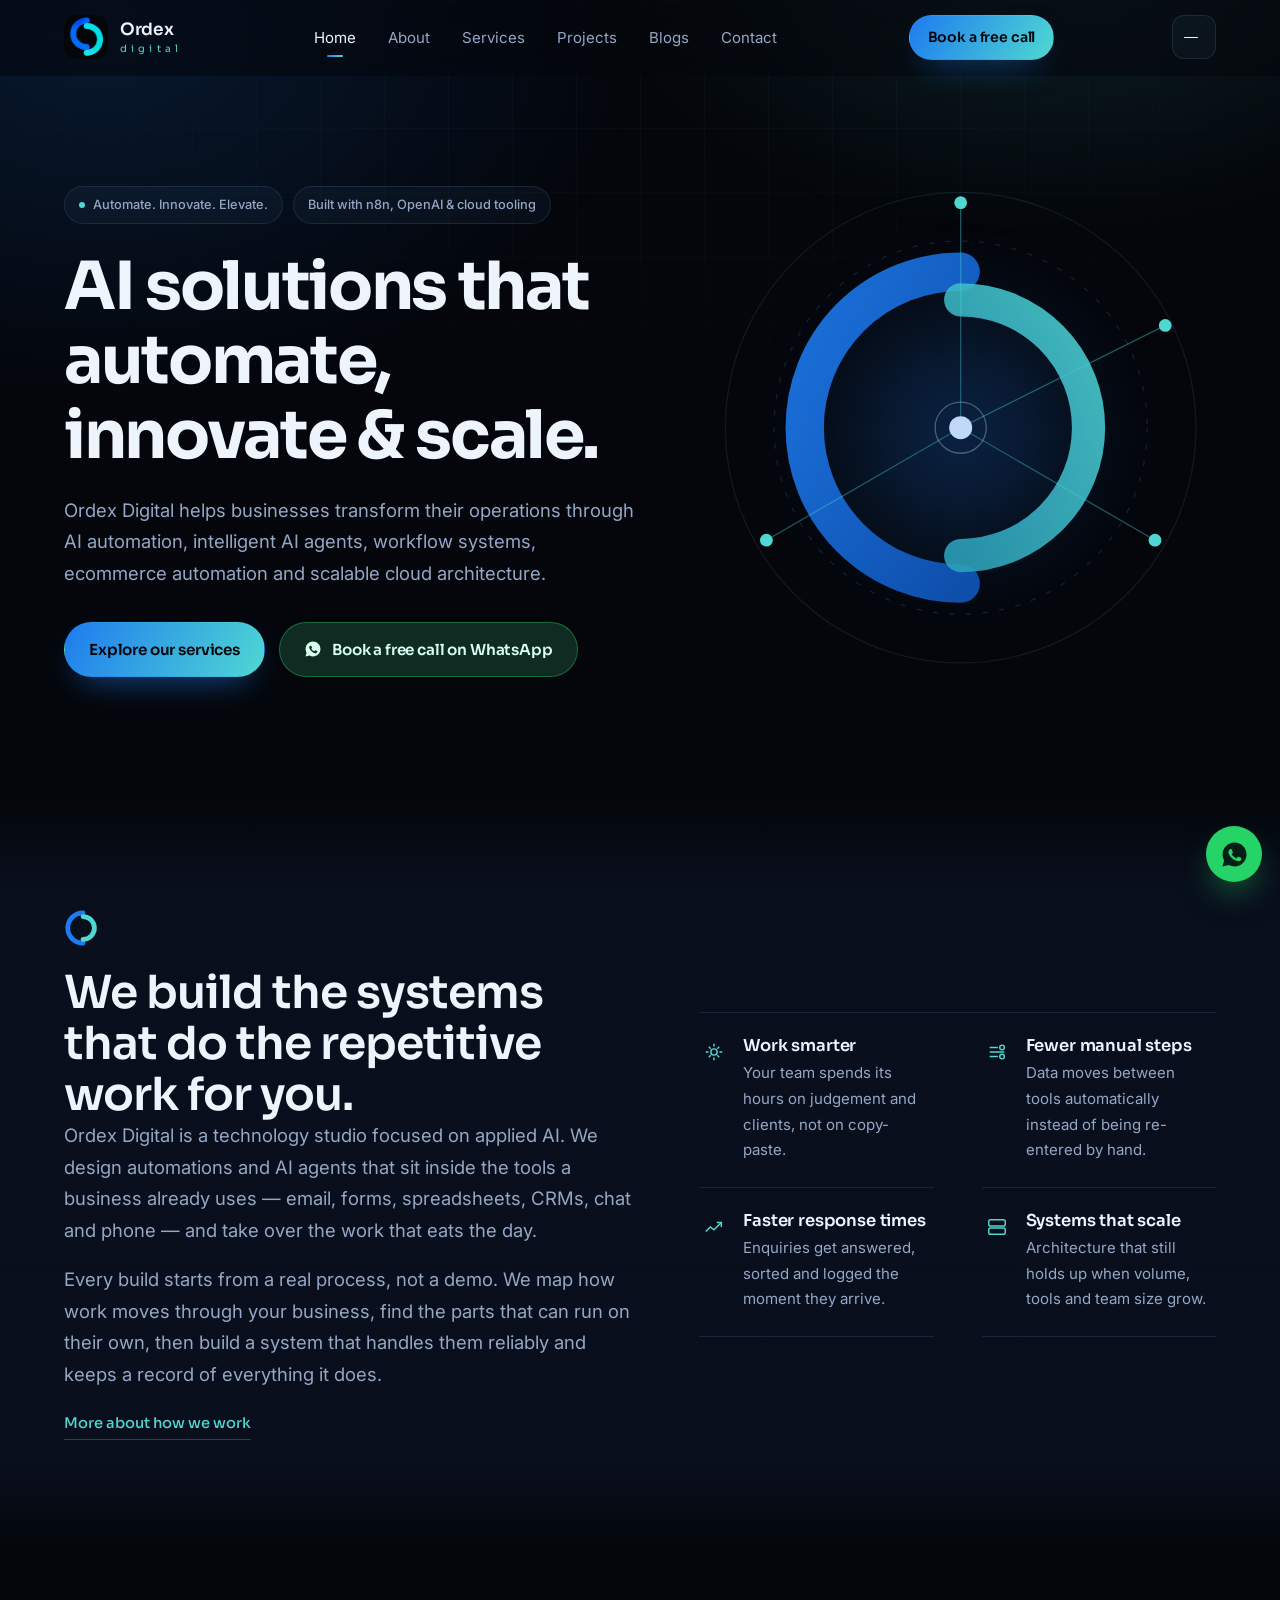
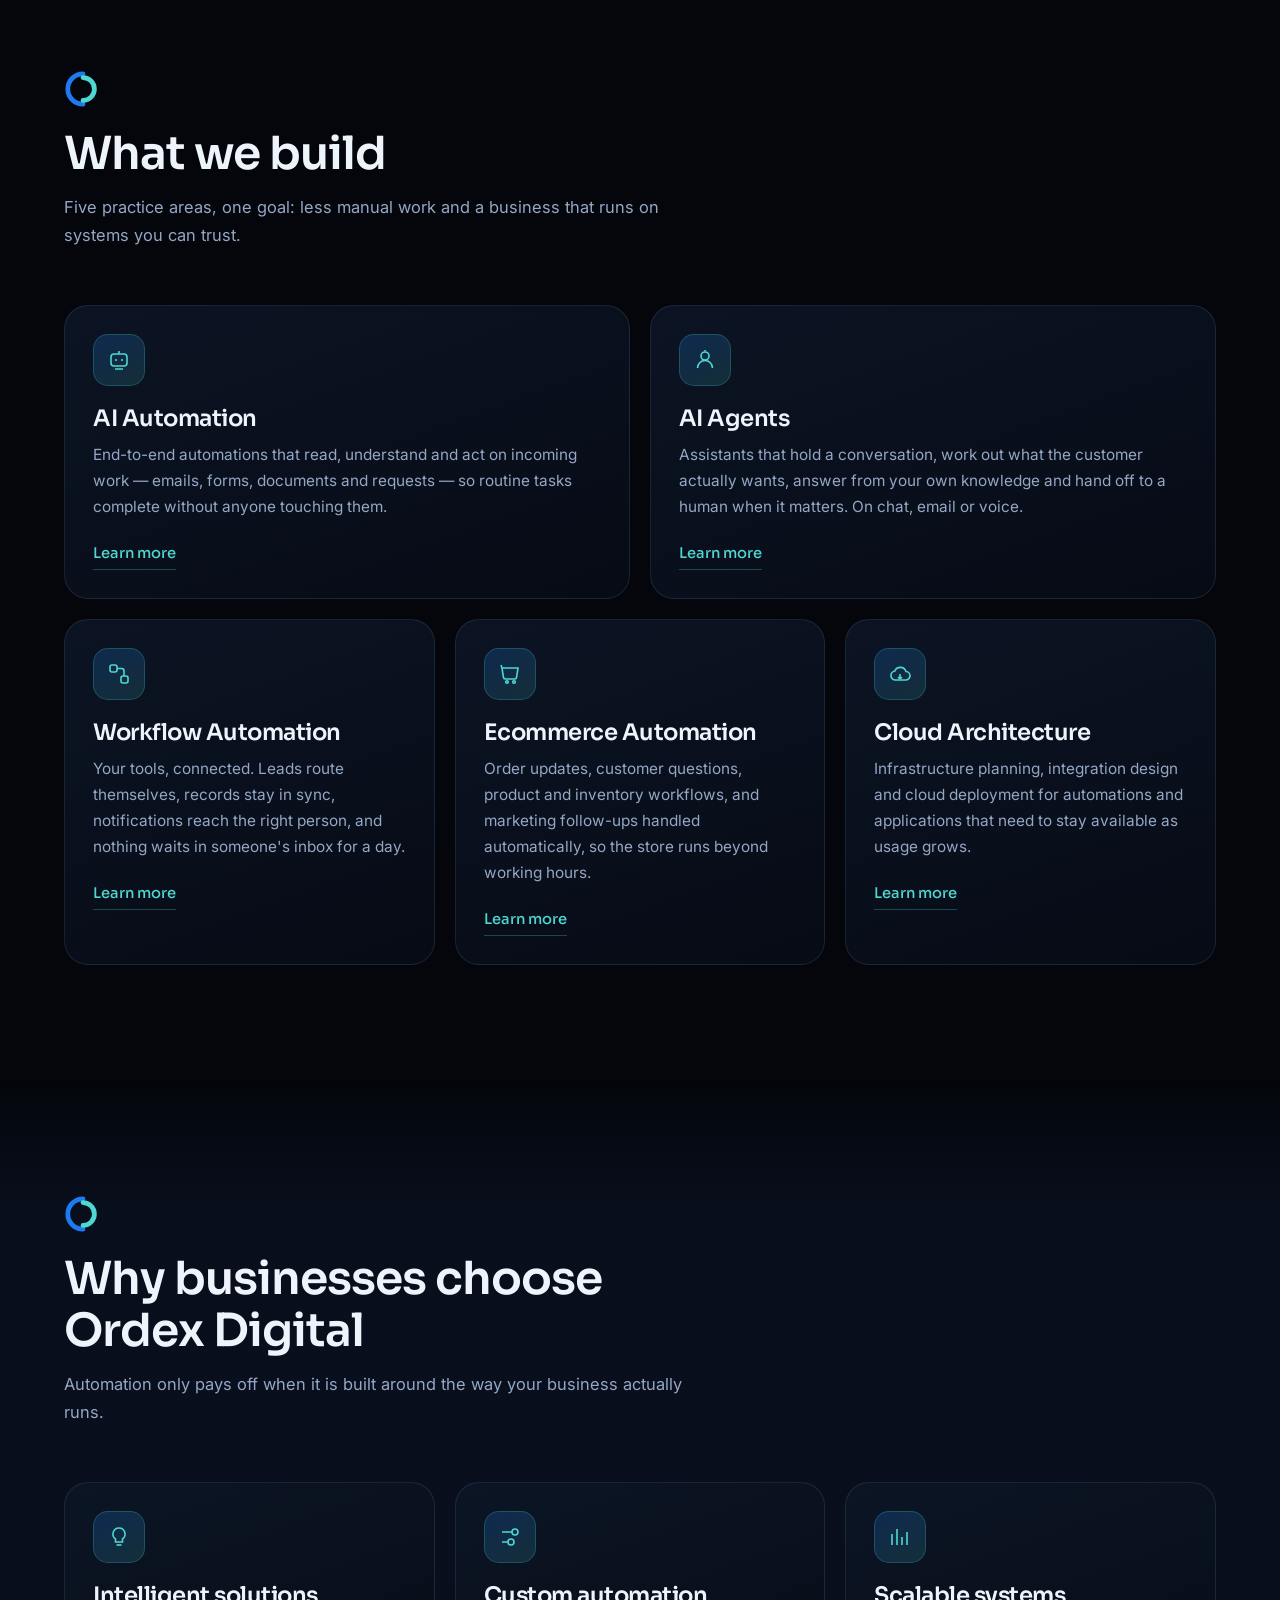
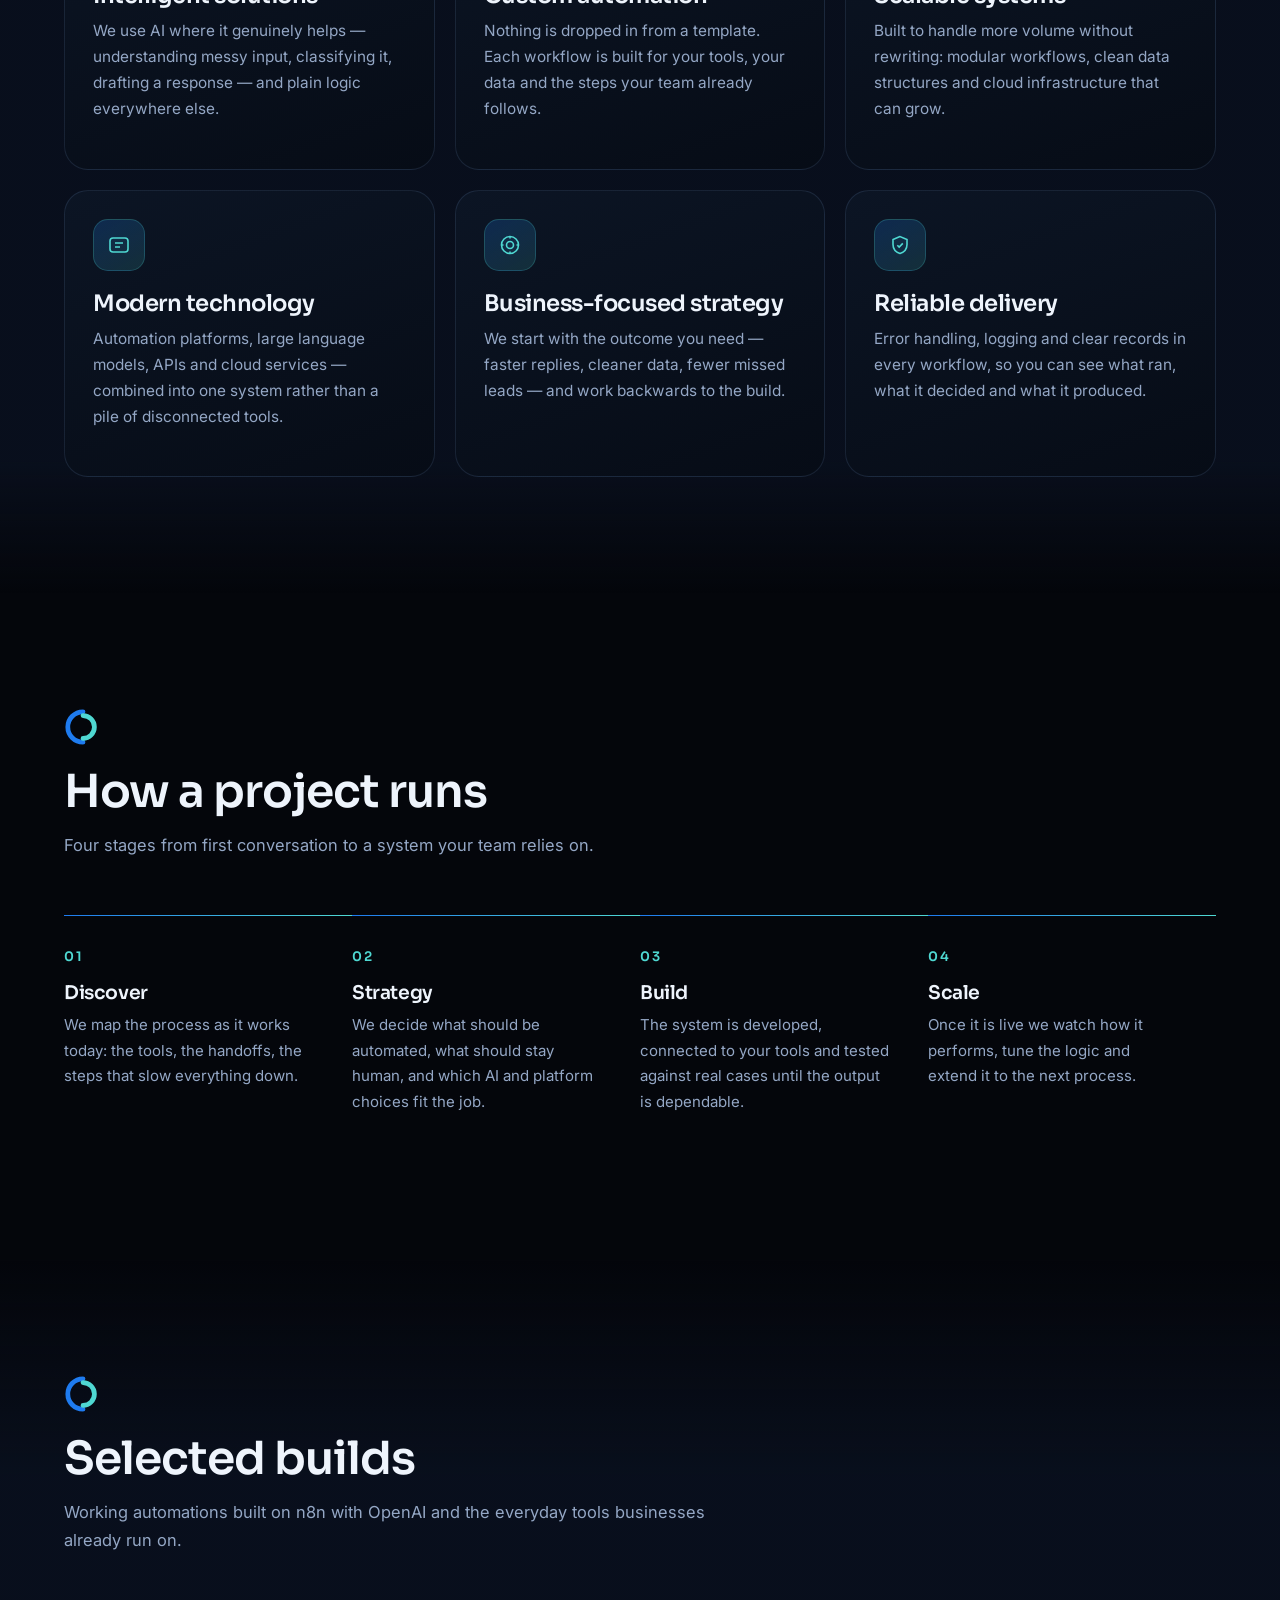
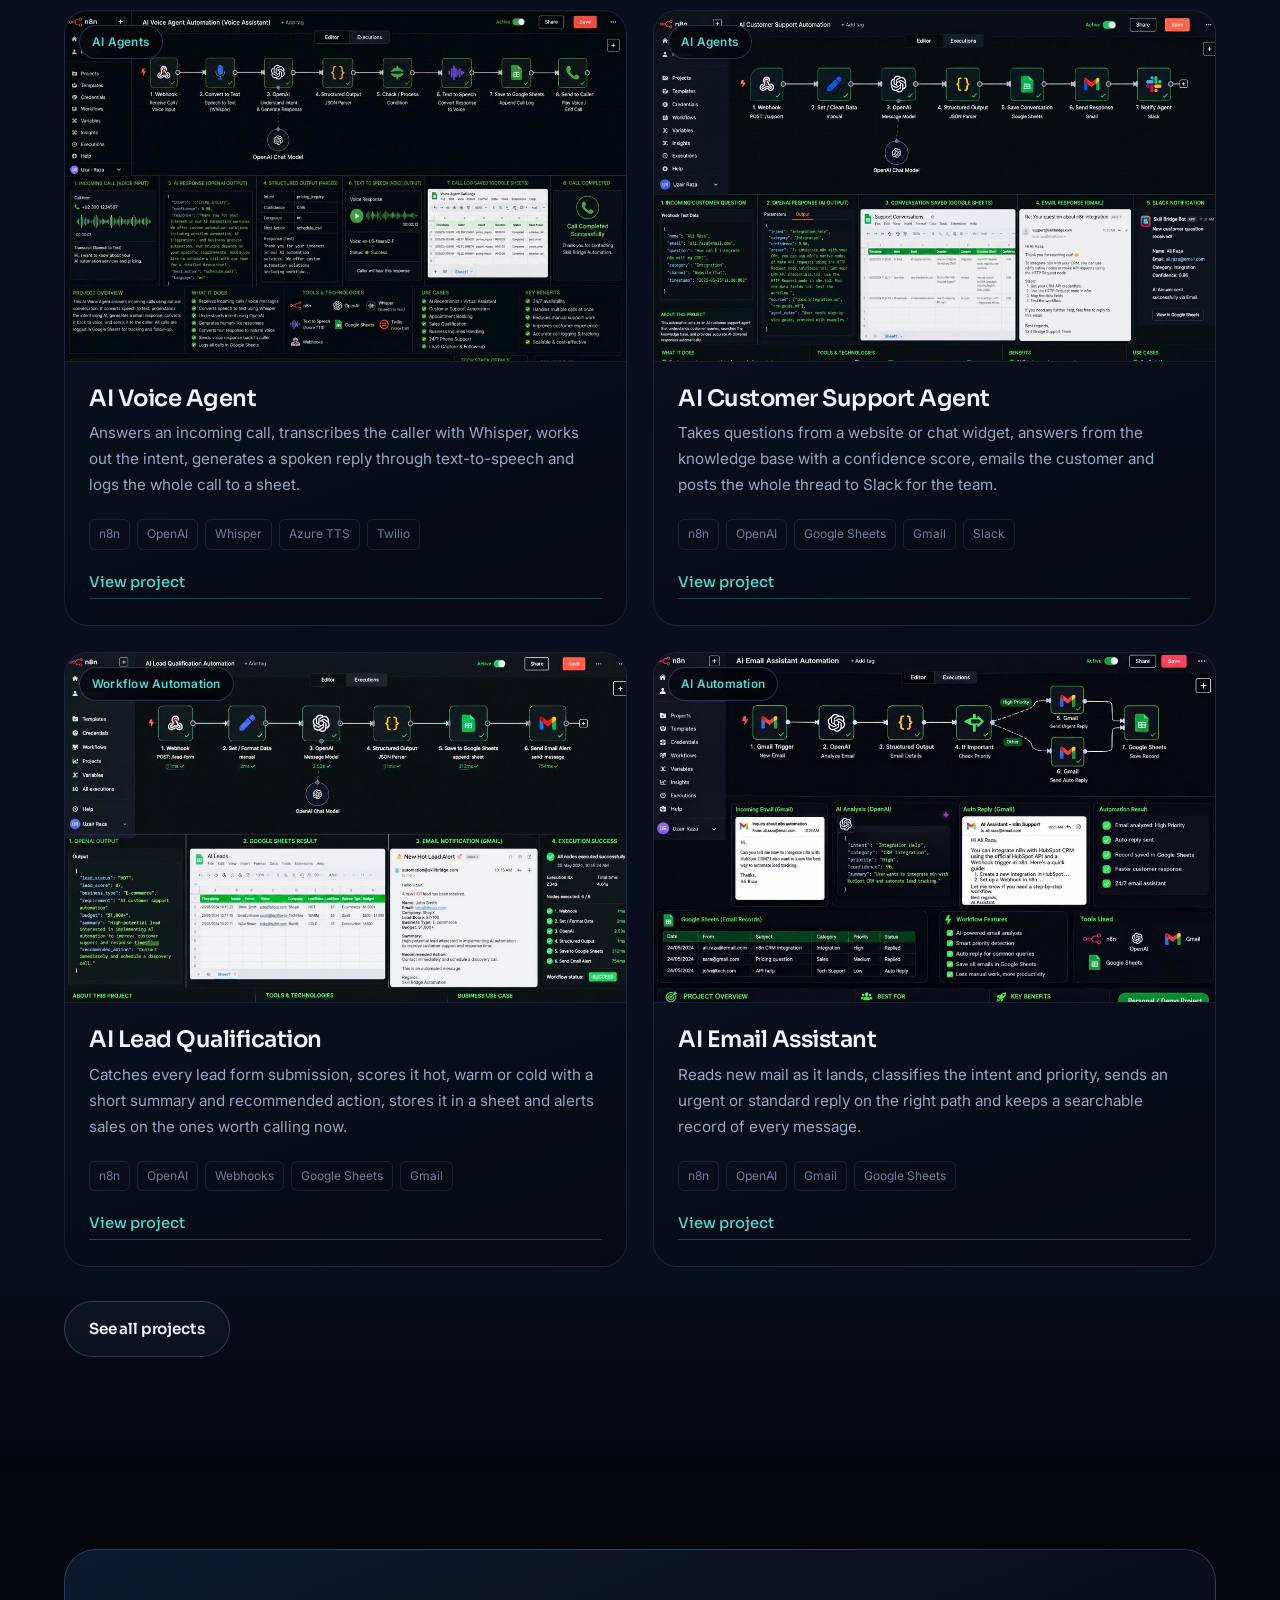
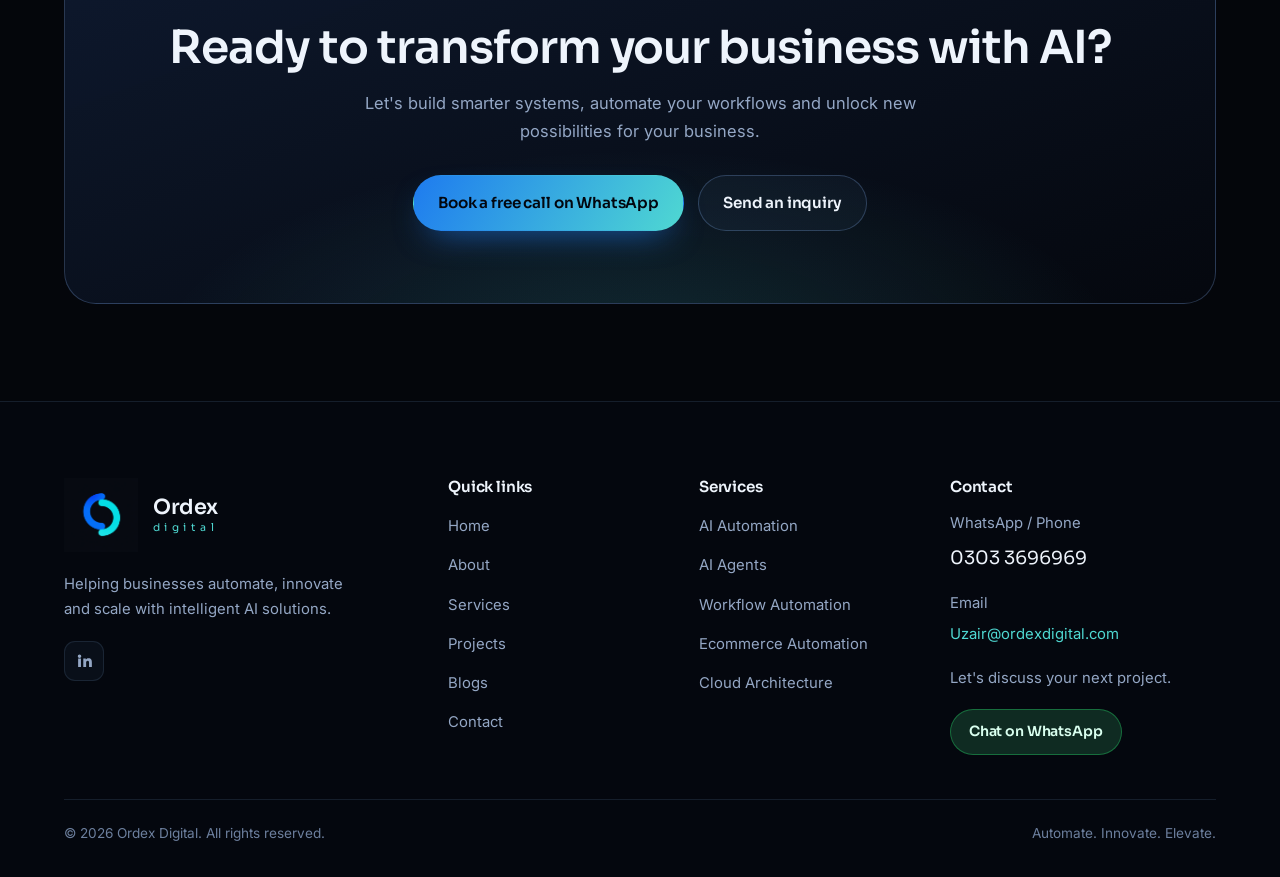
<file: index.html>
<!DOCTYPE html>
<html lang="en">
<head>
<meta charset="utf-8">
<meta name="viewport" content="width=device-width, initial-scale=1">
<title>Ordex Digital — AI Automation, AI Agents & Cloud Architecture</title>
<meta name="description" content="Ordex Digital builds AI automation, AI agents, workflow systems, ecommerce automation and cloud architecture that help businesses cut repetitive work and scale.">
<meta property="og:title" content="Ordex Digital — Automate. Innovate. Elevate.">
<meta property="og:description" content="AI automation, AI agents, workflow systems, ecommerce automation and cloud architecture for growing businesses.">
<meta property="og:image" content="assets/img/ordex-mark.png">
<meta property="og:type" content="website">
<link rel="icon" href="assets/img/ordex-mark.png">
<link rel="canonical" href="index.html">
<link rel="stylesheet" href="assets/css/styles.css">
</head>
<body data-page="home">

<!-- ============ NAVIGATION ============ -->
<header class="nav">
  <div class="nav__inner">
    <a class="brand" href="index.html" aria-label="Ordex Digital — home">
      <span class="brand__mark"><img src="assets/img/ordex-mark.png" alt="Ordex Digital logo"></span>
      <span class="brand__type">
        <span class="brand__name">Ordex</span>
        <span class="brand__sub">digital</span>
      </span>
    </a>

    <nav class="nav__links" aria-label="Main navigation">
      <a href="index.html" data-nav="home">Home</a>
      <a href="about.html" data-nav="about">About</a>
      <a href="services.html" data-nav="services">Services</a>
      <a href="projects.html" data-nav="projects">Projects</a>
      <a href="blogs.html" data-nav="blogs">Blogs</a>
      <a href="contact.html" data-nav="contact">Contact</a>
    </nav>

    <a href="https://wa.me/923033696969" target="_blank" rel="noopener" class="btn btn--primary btn--sm nav__cta" data-wa="Hello Ordex Digital, I would like to book a free consultation and discuss my project.">Book a free call</a>

    <button class="burger" aria-label="Open menu" aria-expanded="false" aria-controls="drawer">
      <span></span><span></span><span></span>
    </button>
  </div>
</header>

<div class="drawer" id="drawer">
  <a class="drawer__link" href="index.html" data-nav="home">Home</a>
  <a class="drawer__link" href="about.html" data-nav="about">About</a>
  <a class="drawer__link" href="services.html" data-nav="services">Services</a>
  <a class="drawer__link" href="projects.html" data-nav="projects">Projects</a>
  <a class="drawer__link" href="blogs.html" data-nav="blogs">Blogs</a>
  <a class="drawer__link" href="contact.html" data-nav="contact">Contact</a>
  <a href="https://wa.me/923033696969" target="_blank" rel="noopener" class="btn btn--primary btn--full" data-wa="Hello Ordex Digital, I would like to book a free consultation and discuss my project.">Book a free call on WhatsApp</a>
  <div class="drawer__foot">WhatsApp <span data-wa-number>0303 3696969</span></div>
</div>

<main>

<!-- ============ HERO ============ -->
<section class="hero">
  <div class="shell hero__grid">
    <div>
      <div class="hero__meta">
        <span class="chip"><i></i> Automate. Innovate. Elevate.</span>
        <span class="chip">Built with n8n, OpenAI &amp; cloud tooling</span>
      </div>
      <h1>AI solutions that automate, innovate &amp; scale.</h1>
      <p class="lead">Ordex Digital helps businesses transform their operations through AI automation, intelligent AI agents, workflow systems, ecommerce automation and scalable cloud architecture.</p>
      <div class="btn-row">
        <a class="btn btn--primary" href="services.html">Explore our services</a>
        <a href="https://wa.me/923033696969" target="_blank" rel="noopener" class="btn btn--wa" data-wa="Hello Ordex Digital, I would like to book a free consultation and discuss my project.">
          <svg viewBox="0 0 24 24" fill="currentColor" aria-hidden="true"><path d="M12.04 2C6.58 2 2.13 6.45 2.13 11.91c0 1.75.46 3.45 1.32 4.95L2 22l5.27-1.38a9.9 9.9 0 0 0 4.77 1.22h.01c5.46 0 9.9-4.45 9.9-9.91C21.95 6.45 17.5 2 12.04 2Zm5.8 14.16c-.24.68-1.42 1.32-1.95 1.36-.5.05-.96.24-3.23-.67-2.72-1.07-4.44-3.85-4.57-4.03-.13-.18-1.09-1.45-1.09-2.76 0-1.32.69-1.96.94-2.23a.98.98 0 0 1 .71-.33c.18 0 .35 0 .51.01.16.01.38-.06.6.46.23.55.77 1.9.84 2.04.07.14.11.3.02.48-.09.18-.13.29-.26.45-.13.16-.28.35-.4.47-.13.13-.27.28-.12.55.15.27.67 1.1 1.43 1.78.98.87 1.8 1.14 2.07 1.27.27.13.42.11.58-.07.16-.18.67-.78.85-1.05.18-.27.35-.22.6-.13.24.09 1.58.75 1.85.88.27.13.45.2.51.31.07.11.07.64-.16 1.32Z"/></svg>
          Book a free call on WhatsApp
        </a>
      </div>
    </div>

    <!-- Hero visual: the logo's split ring, rebuilt as a live automation loop -->
    <div class="orbit" aria-hidden="true">
      <div class="orbit__glow"></div>
      <svg viewBox="0 0 400 400" role="presentation">
        <defs>
          <linearGradient id="gA" x1="0" y1="0" x2="1" y2="1">
            <stop offset="0%" stop-color="#1E7BEF"/><stop offset="100%" stop-color="#0F55B8"/>
          </linearGradient>
          <linearGradient id="gB" x1="1" y1="0" x2="0" y2="1">
            <stop offset="0%" stop-color="#4FD8D2"/><stop offset="100%" stop-color="#2FA6B8"/>
          </linearGradient>
        </defs>

        <!-- outer field -->
        <circle cx="200" cy="200" r="184" fill="none" stroke="rgba(126,167,224,.12)"/>
        <circle cx="200" cy="200" r="146" fill="none" stroke="rgba(126,167,224,.16)" class="dash"/>

        <!-- the two arcs of the mark -->
        <g class="spin-slow">
          <path d="M200 78a122 122 0 0 0 0 244" fill="none" stroke="url(#gA)" stroke-width="30" stroke-linecap="round" opacity=".92"/>
        </g>
        <g class="spin-rev">
          <path d="M200 100a100 100 0 0 1 0 200" fill="none" stroke="url(#gB)" stroke-width="26" stroke-linecap="round" opacity=".88"/>
        </g>

        <!-- connected nodes -->
        <g stroke="rgba(79,216,210,.4)" stroke-width="1">
          <line x1="200" y1="200" x2="200" y2="24"/>
          <line x1="200" y1="200" x2="352" y2="288"/>
          <line x1="200" y1="200" x2="48" y2="288"/>
          <line x1="200" y1="200" x2="360" y2="120"/>
        </g>
        <g fill="#4FD8D2">
          <circle class="pulse-node" cx="200" cy="24" r="5"/>
          <circle class="pulse-node" cx="352" cy="288" r="5"/>
          <circle class="pulse-node" cx="48" cy="288" r="5"/>
          <circle class="pulse-node" cx="360" cy="120" r="5"/>
        </g>
        <circle cx="200" cy="200" r="9" fill="#EEF4FC"/>
        <circle cx="200" cy="200" r="20" fill="none" stroke="rgba(238,244,252,.35)"/>
      </svg>
    </div>
  </div>
</section>

<!-- ============ WHO WE ARE ============ -->
<section class="section section--alt">
  <div class="shell split reveal">
    <div>
      <svg class="arc" viewBox="0 0 40 40" aria-hidden="true"><path d="M20 4a16 16 0 0 0 0 32" fill="none" stroke="#1E7BEF" stroke-width="5" stroke-linecap="round"/><path d="M20 8a12 12 0 0 1 0 24" fill="none" stroke="#4FD8D2" stroke-width="5" stroke-linecap="round"/></svg>
      <h2>We build the systems that do the repetitive work for you.</h2>
      <p class="lead">Ordex Digital is a technology studio focused on applied AI. We design automations and AI agents that sit inside the tools a business already uses — email, forms, spreadsheets, CRMs, chat and phone — and take over the work that eats the day.</p>
      <p class="lead">Every build starts from a real process, not a demo. We map how work moves through your business, find the parts that can run on their own, then build a system that handles them reliably and keeps a record of everything it does.</p>
      <a class="textlink" href="about.html">More about how we work</a>
    </div>
    <ul class="values">
      <li>
        <svg viewBox="0 0 24 24" aria-hidden="true"><path d="M12 3v3m0 12v3M3 12h3m12 0h3M6.3 6.3l2.1 2.1m7.2 7.2 2.1 2.1m0-11.4-2.1 2.1m-7.2 7.2-2.1 2.1"/><circle cx="12" cy="12" r="3.4"/></svg>
        <div><h4>Work smarter</h4><p>Your team spends its hours on judgement and clients, not on copy-paste.</p></div>
      </li>
      <li>
        <svg viewBox="0 0 24 24" aria-hidden="true"><path d="M4 7h9m-9 5h16M4 17h9"/><circle cx="17.5" cy="7" r="2.5"/><circle cx="17.5" cy="17" r="2.5"/></svg>
        <div><h4>Fewer manual steps</h4><p>Data moves between tools automatically instead of being re-entered by hand.</p></div>
      </li>
      <li>
        <svg viewBox="0 0 24 24" aria-hidden="true"><path d="M3 17l5-5 4 3 8-8"/><path d="M15 7h5v5"/></svg>
        <div><h4>Faster response times</h4><p>Enquiries get answered, sorted and logged the moment they arrive.</p></div>
      </li>
      <li>
        <svg viewBox="0 0 24 24" aria-hidden="true"><rect x="3" y="4" width="18" height="7" rx="2"/><rect x="3" y="13" width="18" height="7" rx="2"/><path d="M7 7.5h.01M7 16.5h.01"/></svg>
        <div><h4>Systems that scale</h4><p>Architecture that still holds up when volume, tools and team size grow.</p></div>
      </li>
    </ul>
  </div>
</section>

<!-- ============ SERVICES ============ -->
<section class="section">
  <div class="shell">
    <div class="head reveal">
      <svg class="arc" viewBox="0 0 40 40" aria-hidden="true"><path d="M20 4a16 16 0 0 0 0 32" fill="none" stroke="#1E7BEF" stroke-width="5" stroke-linecap="round"/><path d="M20 8a12 12 0 0 1 0 24" fill="none" stroke="#4FD8D2" stroke-width="5" stroke-linecap="round"/></svg>
      <h2>What we build</h2>
      <p>Five practice areas, one goal: less manual work and a business that runs on systems you can trust.</p>
    </div>

    <div class="services-grid reveal">
      <article class="card">
        <div class="card__icon"><svg viewBox="0 0 24 24" aria-hidden="true"><rect x="4" y="6" width="16" height="12" rx="3"/><path d="M9 11v2m6-2v2M12 3v3M8 21h8"/></svg></div>
        <h3>AI Automation</h3>
        <p>End-to-end automations that read, understand and act on incoming work — emails, forms, documents and requests — so routine tasks complete without anyone touching them.</p>
        <a class="textlink" href="services.html#ai-automation">Learn more</a>
      </article>

      <article class="card">
        <div class="card__icon"><svg viewBox="0 0 24 24" aria-hidden="true"><circle cx="12" cy="8" r="4"/><path d="M4.5 20a7.5 7.5 0 0 1 15 0"/><path d="M12 2v1.6"/></svg></div>
        <h3>AI Agents</h3>
        <p>Assistants that hold a conversation, work out what the customer actually wants, answer from your own knowledge and hand off to a human when it matters. On chat, email or voice.</p>
        <a class="textlink" href="services.html#ai-agents">Learn more</a>
      </article>

      <article class="card">
        <div class="card__icon"><svg viewBox="0 0 24 24" aria-hidden="true"><rect x="3" y="3" width="7" height="7" rx="2"/><rect x="14" y="14" width="7" height="7" rx="2"/><path d="M10 6.5h4.5A2.5 2.5 0 0 1 17 9v5"/></svg></div>
        <h3>Workflow Automation</h3>
        <p>Your tools, connected. Leads route themselves, records stay in sync, notifications reach the right person, and nothing waits in someone's inbox for a day.</p>
        <a class="textlink" href="services.html#workflow-automation">Learn more</a>
      </article>

      <article class="card">
        <div class="card__icon"><svg viewBox="0 0 24 24" aria-hidden="true"><path d="M4 6h16l-1.4 9.2a2 2 0 0 1-2 1.8H7.4a2 2 0 0 1-2-1.8L4 6Z"/><circle cx="9" cy="20" r="1.3"/><circle cx="16" cy="20" r="1.3"/><path d="M4 6 3 3"/></svg></div>
        <h3>Ecommerce Automation</h3>
        <p>Order updates, customer questions, product and inventory workflows, and marketing follow-ups handled automatically, so the store runs beyond working hours.</p>
        <a class="textlink" href="services.html#ecommerce-automation">Learn more</a>
      </article>

      <article class="card">
        <div class="card__icon"><svg viewBox="0 0 24 24" aria-hidden="true"><path d="M7.5 18a4.5 4.5 0 0 1-.7-8.95A6 6 0 0 1 18 9.5a4.25 4.25 0 0 1-.5 8.5H7.5Z"/><path d="M12 12v5m0 0-2-2m2 2 2-2"/></svg></div>
        <h3>Cloud Architecture</h3>
        <p>Infrastructure planning, integration design and cloud deployment for automations and applications that need to stay available as usage grows.</p>
        <a class="textlink" href="services.html#cloud-architecture">Learn more</a>
      </article>
    </div>
  </div>
</section>

<!-- ============ WHY ORDEX ============ -->
<section class="section section--alt">
  <div class="shell">
    <div class="head reveal">
      <svg class="arc" viewBox="0 0 40 40" aria-hidden="true"><path d="M20 4a16 16 0 0 0 0 32" fill="none" stroke="#1E7BEF" stroke-width="5" stroke-linecap="round"/><path d="M20 8a12 12 0 0 1 0 24" fill="none" stroke="#4FD8D2" stroke-width="5" stroke-linecap="round"/></svg>
      <h2>Why businesses choose Ordex Digital</h2>
      <p>Automation only pays off when it is built around the way your business actually runs.</p>
    </div>

    <div class="cards-3 reveal">
      <article class="card">
        <div class="card__icon"><svg viewBox="0 0 24 24" aria-hidden="true"><path d="M12 3a6 6 0 0 0-3.5 10.9V17h7v-3.1A6 6 0 0 0 12 3Z"/><path d="M9.5 20h5"/></svg></div>
        <h3>Intelligent solutions</h3>
        <p>We use AI where it genuinely helps — understanding messy input, classifying it, drafting a response — and plain logic everywhere else.</p>
      </article>
      <article class="card">
        <div class="card__icon"><svg viewBox="0 0 24 24" aria-hidden="true"><path d="M4 7h10M4 17h6"/><circle cx="17" cy="7" r="3"/><circle cx="13" cy="17" r="3"/></svg></div>
        <h3>Custom automation</h3>
        <p>Nothing is dropped in from a template. Each workflow is built for your tools, your data and the steps your team already follows.</p>
      </article>
      <article class="card">
        <div class="card__icon"><svg viewBox="0 0 24 24" aria-hidden="true"><path d="M4 20V9m5 11V4m5 16v-8m5 8V7"/></svg></div>
        <h3>Scalable systems</h3>
        <p>Built to handle more volume without rewriting: modular workflows, clean data structures and cloud infrastructure that can grow.</p>
      </article>
      <article class="card">
        <div class="card__icon"><svg viewBox="0 0 24 24" aria-hidden="true"><rect x="3" y="5" width="18" height="14" rx="3"/><path d="M8 10h8M8 14h5"/></svg></div>
        <h3>Modern technology</h3>
        <p>Automation platforms, large language models, APIs and cloud services — combined into one system rather than a pile of disconnected tools.</p>
      </article>
      <article class="card">
        <div class="card__icon"><svg viewBox="0 0 24 24" aria-hidden="true"><circle cx="12" cy="12" r="8.5"/><circle cx="12" cy="12" r="3.5"/><path d="M12 3.5v2m0 13v2M3.5 12h2m13 0h2"/></svg></div>
        <h3>Business-focused strategy</h3>
        <p>We start with the outcome you need — faster replies, cleaner data, fewer missed leads — and work backwards to the build.</p>
      </article>
      <article class="card">
        <div class="card__icon"><svg viewBox="0 0 24 24" aria-hidden="true"><path d="M12 3.5 5 6.5v5c0 4.2 2.9 7.6 7 9 4.1-1.4 7-4.8 7-9v-5l-7-3Z"/><path d="m9.3 12.2 1.9 1.9 3.6-3.7"/></svg></div>
        <h3>Reliable delivery</h3>
        <p>Error handling, logging and clear records in every workflow, so you can see what ran, what it decided and what it produced.</p>
      </article>
    </div>
  </div>
</section>

<!-- ============ PROCESS ============ -->
<section class="section">
  <div class="shell">
    <div class="head reveal">
      <svg class="arc" viewBox="0 0 40 40" aria-hidden="true"><path d="M20 4a16 16 0 0 0 0 32" fill="none" stroke="#1E7BEF" stroke-width="5" stroke-linecap="round"/><path d="M20 8a12 12 0 0 1 0 24" fill="none" stroke="#4FD8D2" stroke-width="5" stroke-linecap="round"/></svg>
      <h2>How a project runs</h2>
      <p>Four stages from first conversation to a system your team relies on.</p>
    </div>

    <div class="steps">
      <div class="step">
        <span class="step__n">01</span>
        <h3>Discover</h3>
        <p>We map the process as it works today: the tools, the handoffs, the steps that slow everything down.</p>
      </div>
      <div class="step">
        <span class="step__n">02</span>
        <h3>Strategy</h3>
        <p>We decide what should be automated, what should stay human, and which AI and platform choices fit the job.</p>
      </div>
      <div class="step">
        <span class="step__n">03</span>
        <h3>Build</h3>
        <p>The system is developed, connected to your tools and tested against real cases until the output is dependable.</p>
      </div>
      <div class="step">
        <span class="step__n">04</span>
        <h3>Scale</h3>
        <p>Once it is live we watch how it performs, tune the logic and extend it to the next process.</p>
      </div>
    </div>
  </div>
</section>

<!-- ============ FEATURED PROJECTS ============ -->
<section class="section section--alt">
  <div class="shell">
    <div class="head reveal">
      <svg class="arc" viewBox="0 0 40 40" aria-hidden="true"><path d="M20 4a16 16 0 0 0 0 32" fill="none" stroke="#1E7BEF" stroke-width="5" stroke-linecap="round"/><path d="M20 8a12 12 0 0 1 0 24" fill="none" stroke="#4FD8D2" stroke-width="5" stroke-linecap="round"/></svg>
      <h2>Selected builds</h2>
      <p>Working automations built on n8n with OpenAI and the everyday tools businesses already run on.</p>
    </div>

    <div class="projects reveal">
      <article class="project">
        <div class="project__shot">
          <img src="assets/img/project-voice-agent.jpg" alt="n8n workflow for the AI voice agent: webhook, speech to text, OpenAI, text to speech, call log and callback to the caller" loading="lazy">
          <span class="project__tag">AI Agents</span>
        </div>
        <div class="project__body">
          <h3>AI Voice Agent</h3>
          <p>Answers an incoming call, transcribes the caller with Whisper, works out the intent, generates a spoken reply through text-to-speech and logs the whole call to a sheet.</p>
          <div class="stack"><span>n8n</span><span>OpenAI</span><span>Whisper</span><span>Azure TTS</span><span>Twilio</span></div>
          <a class="textlink" href="projects.html#voice-agent">View project</a>
        </div>
      </article>

      <article class="project">
        <div class="project__shot">
          <img src="assets/img/project-customer-support.jpg" alt="n8n workflow for AI customer support: webhook, clean data, OpenAI, Google Sheets, Gmail reply and Slack notification" loading="lazy">
          <span class="project__tag">AI Agents</span>
        </div>
        <div class="project__body">
          <h3>AI Customer Support Agent</h3>
          <p>Takes questions from a website or chat widget, answers from the knowledge base with a confidence score, emails the customer and posts the whole thread to Slack for the team.</p>
          <div class="stack"><span>n8n</span><span>OpenAI</span><span>Google Sheets</span><span>Gmail</span><span>Slack</span></div>
          <a class="textlink" href="projects.html#customer-support">View project</a>
        </div>
      </article>

      <article class="project">
        <div class="project__shot">
          <img src="assets/img/project-lead-qualification.jpg" alt="n8n workflow for AI lead qualification: webhook from lead form, OpenAI scoring, Google Sheets and email alert" loading="lazy">
          <span class="project__tag">Workflow Automation</span>
        </div>
        <div class="project__body">
          <h3>AI Lead Qualification</h3>
          <p>Catches every lead form submission, scores it hot, warm or cold with a short summary and recommended action, stores it in a sheet and alerts sales on the ones worth calling now.</p>
          <div class="stack"><span>n8n</span><span>OpenAI</span><span>Webhooks</span><span>Google Sheets</span><span>Gmail</span></div>
          <a class="textlink" href="projects.html#lead-qualification">View project</a>
        </div>
      </article>

      <article class="project">
        <div class="project__shot">
          <img src="assets/img/project-email-assistant.jpg" alt="n8n workflow for the AI email assistant: Gmail trigger, OpenAI analysis, priority branch, replies and Google Sheets record" loading="lazy">
          <span class="project__tag">AI Automation</span>
        </div>
        <div class="project__body">
          <h3>AI Email Assistant</h3>
          <p>Reads new mail as it lands, classifies the intent and priority, sends an urgent or standard reply on the right path and keeps a searchable record of every message.</p>
          <div class="stack"><span>n8n</span><span>OpenAI</span><span>Gmail</span><span>Google Sheets</span></div>
          <a class="textlink" href="projects.html#email-assistant">View project</a>
        </div>
      </article>
    </div>

    <div class="btn-row" style="margin-top:34px">
      <a class="btn btn--ghost" href="projects.html">See all projects</a>
    </div>
  </div>
</section>

<!-- ============ FINAL CTA ============ -->
<section class="section--tight">
  <div class="shell">
    <div class="cta-band reveal">
      <h2>Ready to transform your business with AI?</h2>
      <p>Let's build smarter systems, automate your workflows and unlock new possibilities for your business.</p>
      <div class="btn-row">
        <a href="https://wa.me/923033696969" target="_blank" rel="noopener" class="btn btn--primary" data-wa="Hello Ordex Digital, I would like to book a free consultation and discuss my project.">Book a free call on WhatsApp</a>
        <a class="btn btn--ghost" href="contact.html">Send an inquiry</a>
      </div>
    </div>
  </div>
</section>

</main>

<!-- ============ FOOTER ============ -->
<footer class="footer">
  <div class="shell">
    <div class="footer__grid">
      <div>
        <div class="footer__brand">
          <img class="footer__logo" src="assets/img/ordex-mark.png" alt="Ordex Digital logo">
          <span class="brand__type"><span class="brand__name">Ordex</span><span class="brand__sub">digital</span></span>
        </div>
        <p>Helping businesses automate, innovate and scale with intelligent AI solutions.</p>
        <div class="socials">
          <a href="https://www.linkedin.com/company/ordex-digital/" target="_blank" rel="noopener" aria-label="LinkedIn"><svg viewBox="0 0 24 24"><path d="M4.98 3.5a2.5 2.5 0 1 1 0 5 2.5 2.5 0 0 1 0-5ZM3 9h4v12H3V9Zm7 0h3.8v1.7h.05c.53-.95 1.83-1.95 3.77-1.95 4.03 0 4.78 2.5 4.78 5.76V21h-4v-5.6c0-1.34-.03-3.06-1.9-3.06-1.9 0-2.2 1.45-2.2 2.96V21h-4V9Z"/></svg></a>
        </div>
      </div>

      <div>
        <h4>Quick links</h4>
        <ul>
          <li><a href="index.html">Home</a></li>
          <li><a href="about.html">About</a></li>
          <li><a href="services.html">Services</a></li>
          <li><a href="projects.html">Projects</a></li>
          <li><a href="blogs.html">Blogs</a></li>
          <li><a href="contact.html">Contact</a></li>
        </ul>
      </div>

      <div>
        <h4>Services</h4>
        <ul>
          <li><a href="services.html#ai-automation">AI Automation</a></li>
          <li><a href="services.html#ai-agents">AI Agents</a></li>
          <li><a href="services.html#workflow-automation">Workflow Automation</a></li>
          <li><a href="services.html#ecommerce-automation">Ecommerce Automation</a></li>
          <li><a href="services.html#cloud-architecture">Cloud Architecture</a></li>
        </ul>
      </div>

      <div>
        <h4>Contact</h4>
        <p style="margin-bottom:6px">WhatsApp / Phone</p>
        <p style="color:var(--white); font-family:var(--font-display); font-size:1.15rem" data-wa-number>0303 3696969</p>
        <p style="margin-bottom:6px">Email</p>
        <p style="margin-bottom:18px"><a href="mailto:Uzair@ordexdigital.com" style="color:var(--teal)">Uzair@ordexdigital.com</a></p>
        <p>Let's discuss your next project.</p>
        <a href="https://wa.me/923033696969" target="_blank" rel="noopener" class="btn btn--wa btn--sm" data-wa="Hello Ordex Digital, I would like to discuss a project.">Chat on WhatsApp</a>
      </div>
    </div>

    <div class="footer__bar">
      <span>© <span data-year>2026</span> Ordex Digital. All rights reserved.</span>
      <span>Automate. Innovate. Elevate.</span>
    </div>
  </div>
</footer>

<a href="https://wa.me/923033696969" target="_blank" rel="noopener" class="wa-float" data-wa="Hello Ordex Digital, I would like to discuss a project." aria-label="Chat on WhatsApp">
  <svg viewBox="0 0 24 24" aria-hidden="true"><path d="M12.04 2C6.58 2 2.13 6.45 2.13 11.91c0 1.75.46 3.45 1.32 4.95L2 22l5.27-1.38a9.9 9.9 0 0 0 4.77 1.22h.01c5.46 0 9.9-4.45 9.9-9.91C21.95 6.45 17.5 2 12.04 2Zm5.8 14.16c-.24.68-1.42 1.32-1.95 1.36-.5.05-.96.24-3.23-.67-2.72-1.07-4.44-3.85-4.57-4.03-.13-.18-1.09-1.45-1.09-2.76 0-1.32.69-1.96.94-2.23a.98.98 0 0 1 .71-.33c.18 0 .35 0 .51.01.16.01.38-.06.6.46.23.55.77 1.9.84 2.04.07.14.11.3.02.48-.09.18-.13.29-.26.45-.13.16-.28.35-.4.47-.13.13-.27.28-.12.55.15.27.67 1.1 1.43 1.78.98.87 1.8 1.14 2.07 1.27.27.13.42.11.58-.07.16-.18.67-.78.85-1.05.18-.27.35-.22.6-.13.24.09 1.58.75 1.85.88.27.13.45.2.51.31.07.11.07.64-.16 1.32Z"/></svg>
</a>

<script src="assets/js/main.js"></script>
</body>
</html>
</file>
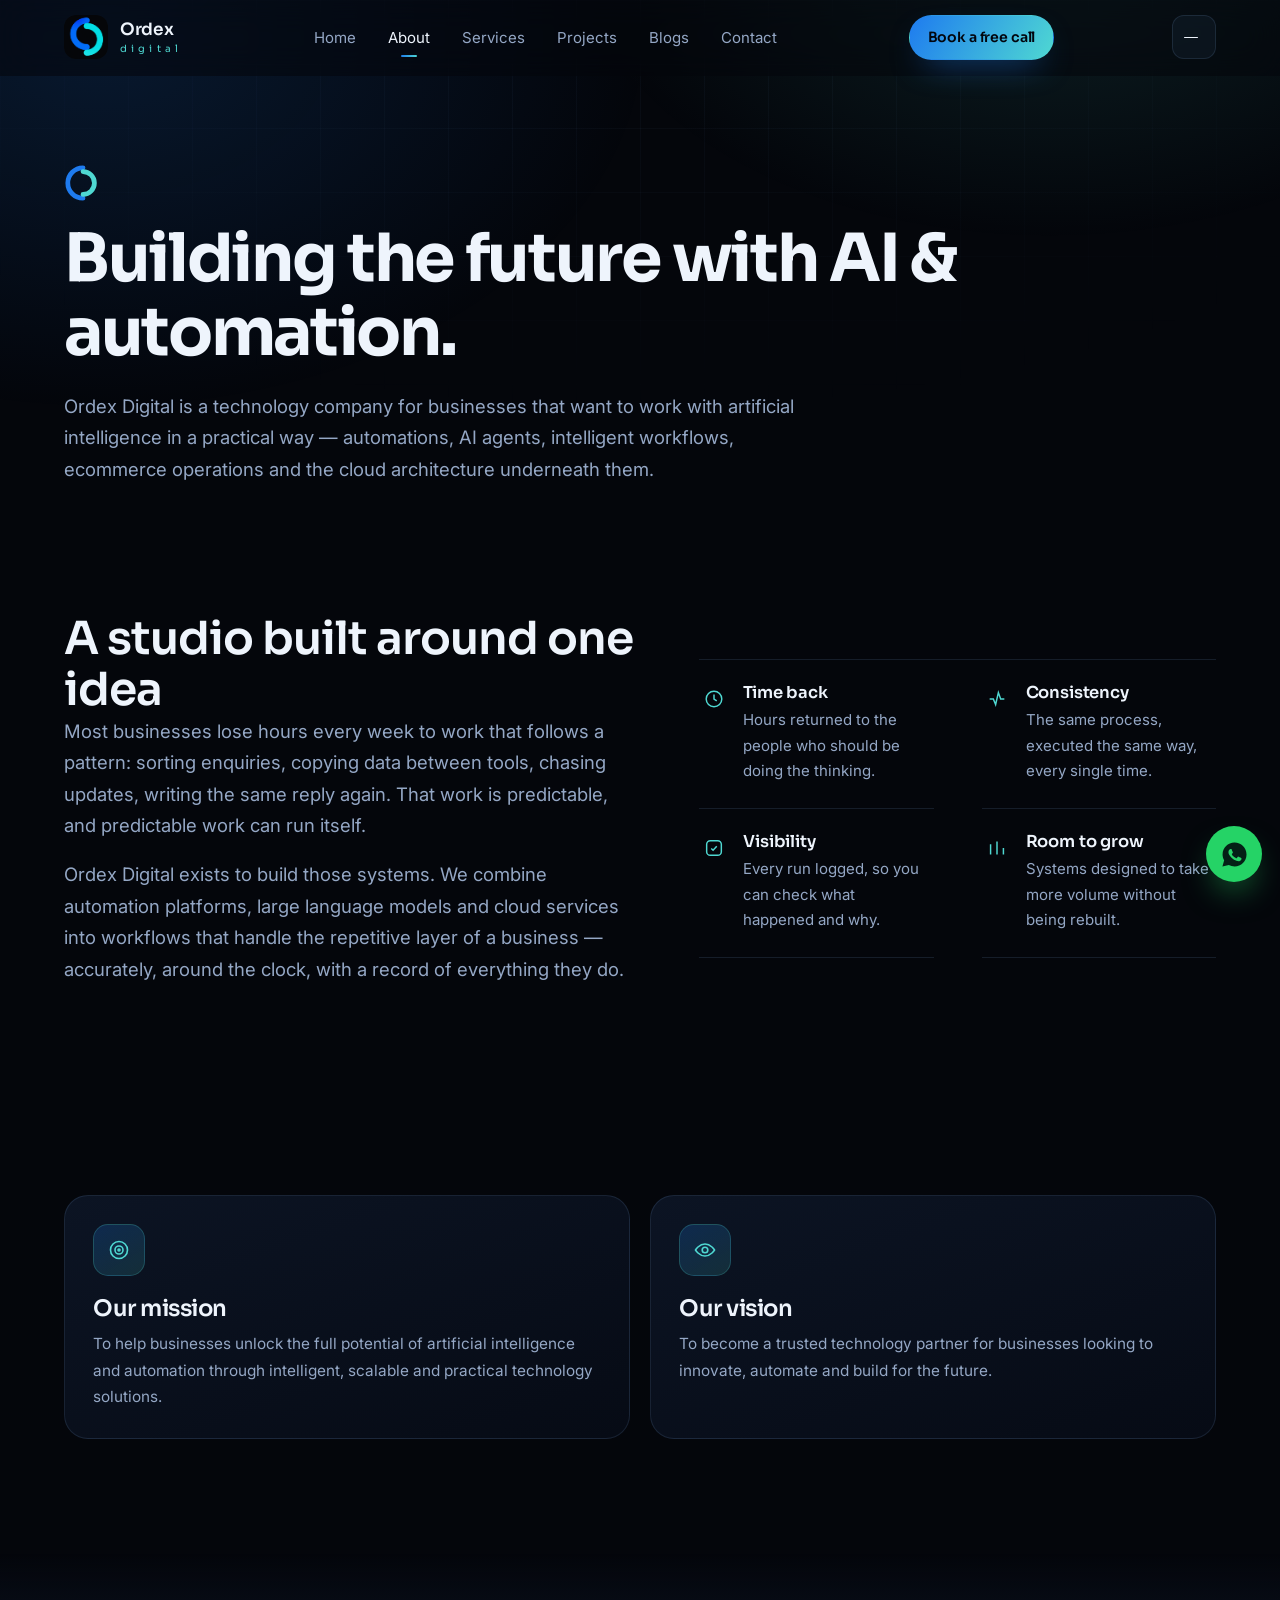
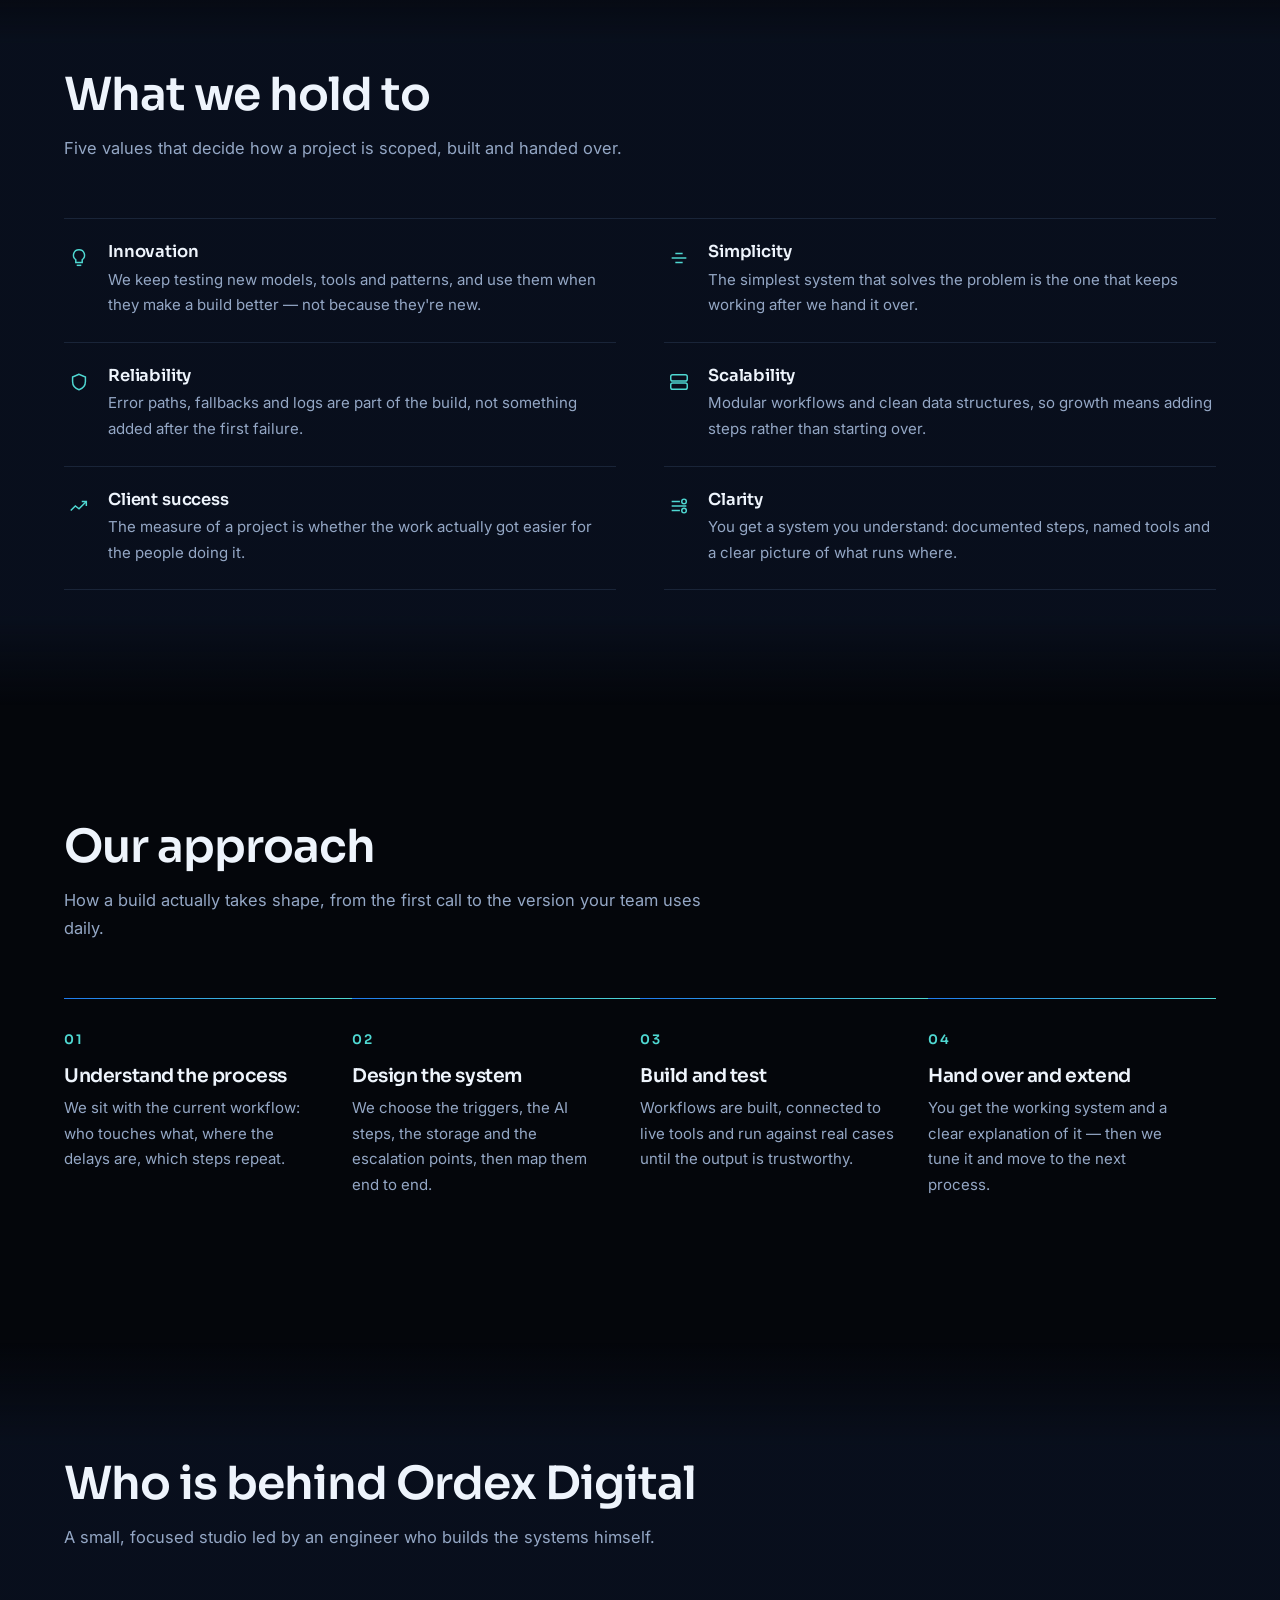
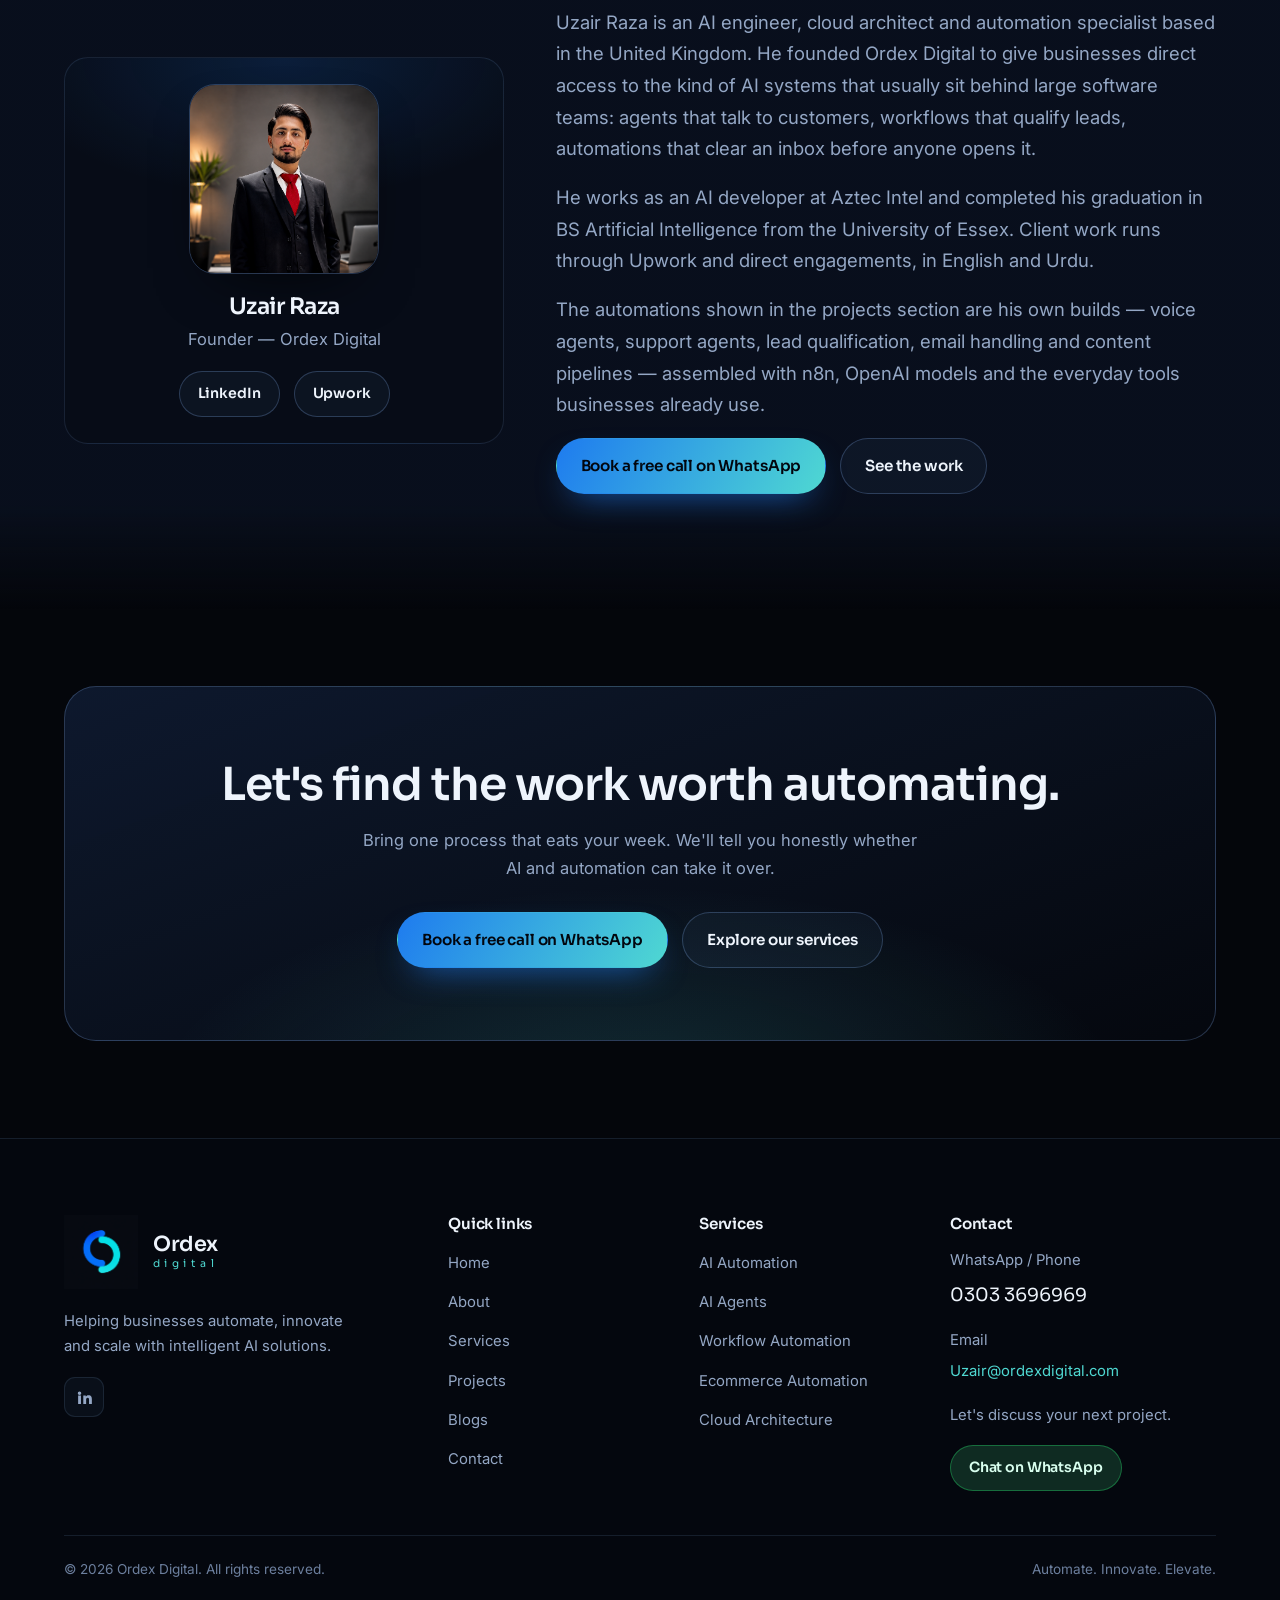
<file: about.html>
<!DOCTYPE html>
<html lang="en">
<head>
<meta charset="utf-8">
<meta name="viewport" content="width=device-width, initial-scale=1">
<title>About Ordex Digital — AI & Automation Studio</title>
<meta name="description" content="Ordex Digital builds AI automation, AI agents and cloud systems for businesses. Our mission, values, approach and the engineer behind the work.">
<meta property="og:title" content="About Ordex Digital — AI & Automation Studio">
<meta property="og:description" content="Ordex Digital builds AI automation, AI agents and cloud systems for businesses. Our mission, values, approach and the engineer behind the work.">
<meta property="og:image" content="assets/img/ordex-mark.png">
<meta property="og:type" content="website">
<link rel="icon" href="assets/img/ordex-mark.png">
<link rel="canonical" href="about.html">
<link rel="stylesheet" href="assets/css/styles.css">
</head>
<body data-page="about">

<!-- ============ NAVIGATION ============ -->
<header class="nav">
  <div class="nav__inner">
    <a class="brand" href="index.html" aria-label="Ordex Digital — home">
      <span class="brand__mark"><img src="assets/img/ordex-mark.png" alt="Ordex Digital logo"></span>
      <span class="brand__type">
        <span class="brand__name">Ordex</span>
        <span class="brand__sub">digital</span>
      </span>
    </a>

    <nav class="nav__links" aria-label="Main navigation">
      <a href="index.html" data-nav="home">Home</a>
      <a href="about.html" data-nav="about">About</a>
      <a href="services.html" data-nav="services">Services</a>
      <a href="projects.html" data-nav="projects">Projects</a>
      <a href="blogs.html" data-nav="blogs">Blogs</a>
      <a href="contact.html" data-nav="contact">Contact</a>
    </nav>

    <a href="https://wa.me/923033696969" target="_blank" rel="noopener" class="btn btn--primary btn--sm nav__cta" data-wa="Hello Ordex Digital, I would like to book a free consultation and discuss my project.">Book a free call</a>

    <button class="burger" aria-label="Open menu" aria-expanded="false" aria-controls="drawer">
      <span></span><span></span><span></span>
    </button>
  </div>
</header>

<div class="drawer" id="drawer">
  <a class="drawer__link" href="index.html" data-nav="home">Home</a>
  <a class="drawer__link" href="about.html" data-nav="about">About</a>
  <a class="drawer__link" href="services.html" data-nav="services">Services</a>
  <a class="drawer__link" href="projects.html" data-nav="projects">Projects</a>
  <a class="drawer__link" href="blogs.html" data-nav="blogs">Blogs</a>
  <a class="drawer__link" href="contact.html" data-nav="contact">Contact</a>
  <a href="https://wa.me/923033696969" target="_blank" rel="noopener" class="btn btn--primary btn--full" data-wa="Hello Ordex Digital, I would like to book a free consultation and discuss my project.">Book a free call on WhatsApp</a>
  <div class="drawer__foot">WhatsApp <span data-wa-number>0303 3696969</span></div>
</div>

<main>

<section class="page-head">
  <div class="shell">
    <svg class="arc" viewBox="0 0 40 40" aria-hidden="true"><path d="M20 4a16 16 0 0 0 0 32" fill="none" stroke="#1E7BEF" stroke-width="5" stroke-linecap="round"/><path d="M20 8a12 12 0 0 1 0 24" fill="none" stroke="#4FD8D2" stroke-width="5" stroke-linecap="round"/></svg>
    <h1>Building the future with AI &amp; automation.</h1>
    <p class="lead">Ordex Digital is a technology company for businesses that want to work with artificial intelligence in a practical way — automations, AI agents, intelligent workflows, ecommerce operations and the cloud architecture underneath them.</p>
  </div>
</section>

<section class="section--tight">
  <div class="shell split reveal">
    <div>
      <h2>A studio built around one idea</h2>
      <p class="lead">Most businesses lose hours every week to work that follows a pattern: sorting enquiries, copying data between tools, chasing updates, writing the same reply again. That work is predictable, and predictable work can run itself.</p>
      <p class="lead">Ordex Digital exists to build those systems. We combine automation platforms, large language models and cloud services into workflows that handle the repetitive layer of a business — accurately, around the clock, with a record of everything they do.</p>
    </div>
    <ul class="values">
      <li>
        <svg viewBox="0 0 24 24" aria-hidden="true"><circle cx="12" cy="12" r="8.5"/><path d="M12 7v5l3 2"/></svg>
        <div><h4>Time back</h4><p>Hours returned to the people who should be doing the thinking.</p></div>
      </li>
      <li>
        <svg viewBox="0 0 24 24" aria-hidden="true"><path d="M4 12h4l2.5 6 3-13L16 12h4"/></svg>
        <div><h4>Consistency</h4><p>The same process, executed the same way, every single time.</p></div>
      </li>
      <li>
        <svg viewBox="0 0 24 24" aria-hidden="true"><rect x="4" y="4" width="16" height="16" rx="4"/><path d="M9 12.5l2 2 4-4.5"/></svg>
        <div><h4>Visibility</h4><p>Every run logged, so you can check what happened and why.</p></div>
      </li>
      <li>
        <svg viewBox="0 0 24 24" aria-hidden="true"><path d="M5 19V8m7 11V5m7 14v-7"/></svg>
        <div><h4>Room to grow</h4><p>Systems designed to take more volume without being rebuilt.</p></div>
      </li>
    </ul>
  </div>
</section>

<section class="section">
  <div class="shell">
    <div class="cards-2 reveal">
      <article class="card">
        <div class="card__icon"><svg viewBox="0 0 24 24" aria-hidden="true"><circle cx="12" cy="12" r="8.5"/><circle cx="12" cy="12" r="4"/><circle cx="12" cy="12" r="1"/></svg></div>
        <h3>Our mission</h3>
        <p style="margin-bottom:0">To help businesses unlock the full potential of artificial intelligence and automation through intelligent, scalable and practical technology solutions.</p>
      </article>
      <article class="card">
        <div class="card__icon"><svg viewBox="0 0 24 24" aria-hidden="true"><path d="M2.5 12S6 6 12 6s9.5 6 9.5 6-3.5 6-9.5 6-9.5-6-9.5-6Z"/><circle cx="12" cy="12" r="2.8"/></svg></div>
        <h3>Our vision</h3>
        <p style="margin-bottom:0">To become a trusted technology partner for businesses looking to innovate, automate and build for the future.</p>
      </article>
    </div>
  </div>
</section>

<section class="section section--alt">
  <div class="shell">
    <div class="head reveal">
      <h2>What we hold to</h2>
      <p>Five values that decide how a project is scoped, built and handed over.</p>
    </div>
    <ul class="values reveal">
      <li>
        <svg viewBox="0 0 24 24" aria-hidden="true"><path d="M12 3a6 6 0 0 0-3.5 10.9V17h7v-3.1A6 6 0 0 0 12 3Z"/><path d="M9.5 20h5"/></svg>
        <div><h4>Innovation</h4><p>We keep testing new models, tools and patterns, and use them when they make a build better — not because they're new.</p></div>
      </li>
      <li>
        <svg viewBox="0 0 24 24" aria-hidden="true"><path d="M4 12h16"/><path d="M8 7h8M8 17h8"/></svg>
        <div><h4>Simplicity</h4><p>The simplest system that solves the problem is the one that keeps working after we hand it over.</p></div>
      </li>
      <li>
        <svg viewBox="0 0 24 24" aria-hidden="true"><path d="M12 3.5 5 6.5v5c0 4.2 2.9 7.6 7 9 4.1-1.4 7-4.8 7-9v-5l-7-3Z"/></svg>
        <div><h4>Reliability</h4><p>Error paths, fallbacks and logs are part of the build, not something added after the first failure.</p></div>
      </li>
      <li>
        <svg viewBox="0 0 24 24" aria-hidden="true"><rect x="3" y="4" width="18" height="7" rx="2"/><rect x="3" y="13" width="18" height="7" rx="2"/></svg>
        <div><h4>Scalability</h4><p>Modular workflows and clean data structures, so growth means adding steps rather than starting over.</p></div>
      </li>
      <li>
        <svg viewBox="0 0 24 24" aria-hidden="true"><path d="M3 17l5-5 4 3 8-8"/><path d="M15 7h5v5"/></svg>
        <div><h4>Client success</h4><p>The measure of a project is whether the work actually got easier for the people doing it.</p></div>
      </li>
      <li>
        <svg viewBox="0 0 24 24" aria-hidden="true"><path d="M4 7h9m-9 5h16M4 17h9"/><circle cx="17.5" cy="7" r="2.5"/><circle cx="17.5" cy="17" r="2.5"/></svg>
        <div><h4>Clarity</h4><p>You get a system you understand: documented steps, named tools and a clear picture of what runs where.</p></div>
      </li>
    </ul>
  </div>
</section>

<section class="section">
  <div class="shell">
    <div class="head reveal">
      <h2>Our approach</h2>
      <p>How a build actually takes shape, from the first call to the version your team uses daily.</p>
    </div>
    <div class="steps">
      <div class="step">
        <span class="step__n">01</span>
        <h3>Understand the process</h3>
        <p>We sit with the current workflow: who touches what, where the delays are, which steps repeat.</p>
      </div>
      <div class="step">
        <span class="step__n">02</span>
        <h3>Design the system</h3>
        <p>We choose the triggers, the AI steps, the storage and the escalation points, then map them end to end.</p>
      </div>
      <div class="step">
        <span class="step__n">03</span>
        <h3>Build and test</h3>
        <p>Workflows are built, connected to live tools and run against real cases until the output is trustworthy.</p>
      </div>
      <div class="step">
        <span class="step__n">04</span>
        <h3>Hand over and extend</h3>
        <p>You get the working system and a clear explanation of it — then we tune it and move to the next process.</p>
      </div>
    </div>
  </div>
</section>

<section class="section section--alt">
  <div class="shell">
    <div class="head reveal">
      <h2>Who is behind Ordex Digital</h2>
      <p>A small, focused studio led by an engineer who builds the systems himself.</p>
    </div>
    <div class="founder reveal">
      <div class="founder__card">
        <img class="founder__photo" src="assets/img/uzair-raza.png" alt="Uzair Raza, founder of Ordex Digital">
        <h3 style="margin-bottom:6px">Uzair Raza</h3>
        <p class="muted" style="margin-bottom:18px">Founder — Ordex Digital</p>
        <div class="btn-row" style="justify-content:center">
          <a class="btn btn--ghost btn--sm" href="https://www.linkedin.com/in/uzair-raza-846370390" target="_blank" rel="noopener">LinkedIn</a>
          <a class="btn btn--ghost btn--sm" href="https://www.upwork.com/freelancers/~013e4deac514b07e96" target="_blank" rel="noopener">Upwork</a>
        </div>
      </div>
      <div>
        <p class="lead">Uzair Raza is an AI engineer, cloud architect and automation specialist based in the United Kingdom. He founded Ordex Digital to give businesses direct access to the kind of AI systems that usually sit behind large software teams: agents that talk to customers, workflows that qualify leads, automations that clear an inbox before anyone opens it.</p>
        <p class="lead">He works as an AI developer at Aztec Intel and completed his graduation in BS Artificial Intelligence from the University of Essex. Client work runs through Upwork and direct engagements, in English and Urdu.</p>
        <p class="lead">The automations shown in the projects section are his own builds — voice agents, support agents, lead qualification, email handling and content pipelines — assembled with n8n, OpenAI models and the everyday tools businesses already use.</p>
        <div class="btn-row">
          <a href="https://wa.me/923033696969" target="_blank" rel="noopener" class="btn btn--primary" data-wa="Hello Ordex Digital, I would like to book a free consultation and discuss my project.">Book a free call on WhatsApp</a>
          <a class="btn btn--ghost" href="projects.html">See the work</a>
        </div>
      </div>
    </div>
  </div>
</section>

<section class="section--tight">
  <div class="shell">
    <div class="cta-band reveal">
      <h2>Let's find the work worth automating.</h2>
      <p>Bring one process that eats your week. We'll tell you honestly whether AI and automation can take it over.</p>
      <div class="btn-row">
        <a href="https://wa.me/923033696969" target="_blank" rel="noopener" class="btn btn--primary" data-wa="Hello Ordex Digital, I would like to book a free consultation and discuss my project.">Book a free call on WhatsApp</a>
        <a class="btn btn--ghost" href="services.html">Explore our services</a>
      </div>
    </div>
  </div>
</section>

</main>

<!-- ============ FOOTER ============ -->
<footer class="footer">
  <div class="shell">
    <div class="footer__grid">
      <div>
        <div class="footer__brand">
          <img class="footer__logo" src="assets/img/ordex-mark.png" alt="Ordex Digital logo">
          <span class="brand__type"><span class="brand__name">Ordex</span><span class="brand__sub">digital</span></span>
        </div>
        <p>Helping businesses automate, innovate and scale with intelligent AI solutions.</p>
        <div class="socials">
          <a href="https://www.linkedin.com/company/ordex-digital/" target="_blank" rel="noopener" aria-label="LinkedIn"><svg viewBox="0 0 24 24"><path d="M4.98 3.5a2.5 2.5 0 1 1 0 5 2.5 2.5 0 0 1 0-5ZM3 9h4v12H3V9Zm7 0h3.8v1.7h.05c.53-.95 1.83-1.95 3.77-1.95 4.03 0 4.78 2.5 4.78 5.76V21h-4v-5.6c0-1.34-.03-3.06-1.9-3.06-1.9 0-2.2 1.45-2.2 2.96V21h-4V9Z"/></svg></a>
        </div>
      </div>

      <div>
        <h4>Quick links</h4>
        <ul>
          <li><a href="index.html">Home</a></li>
          <li><a href="about.html">About</a></li>
          <li><a href="services.html">Services</a></li>
          <li><a href="projects.html">Projects</a></li>
          <li><a href="blogs.html">Blogs</a></li>
          <li><a href="contact.html">Contact</a></li>
        </ul>
      </div>

      <div>
        <h4>Services</h4>
        <ul>
          <li><a href="services.html#ai-automation">AI Automation</a></li>
          <li><a href="services.html#ai-agents">AI Agents</a></li>
          <li><a href="services.html#workflow-automation">Workflow Automation</a></li>
          <li><a href="services.html#ecommerce-automation">Ecommerce Automation</a></li>
          <li><a href="services.html#cloud-architecture">Cloud Architecture</a></li>
        </ul>
      </div>

      <div>
        <h4>Contact</h4>
        <p style="margin-bottom:6px">WhatsApp / Phone</p>
        <p style="color:var(--white); font-family:var(--font-display); font-size:1.15rem" data-wa-number>0303 3696969</p>
        <p style="margin-bottom:6px">Email</p>
        <p style="margin-bottom:18px"><a href="mailto:Uzair@ordexdigital.com" style="color:var(--teal)">Uzair@ordexdigital.com</a></p>
        <p>Let's discuss your next project.</p>
        <a href="https://wa.me/923033696969" target="_blank" rel="noopener" class="btn btn--wa btn--sm" data-wa="Hello Ordex Digital, I would like to discuss a project.">Chat on WhatsApp</a>
      </div>
    </div>

    <div class="footer__bar">
      <span>© <span data-year>2026</span> Ordex Digital. All rights reserved.</span>
      <span>Automate. Innovate. Elevate.</span>
    </div>
  </div>
</footer>

<a href="https://wa.me/923033696969" target="_blank" rel="noopener" class="wa-float" data-wa="Hello Ordex Digital, I would like to discuss a project." aria-label="Chat on WhatsApp">
  <svg viewBox="0 0 24 24" aria-hidden="true"><path d="M12.04 2C6.58 2 2.13 6.45 2.13 11.91c0 1.75.46 3.45 1.32 4.95L2 22l5.27-1.38a9.9 9.9 0 0 0 4.77 1.22h.01c5.46 0 9.9-4.45 9.9-9.91C21.95 6.45 17.5 2 12.04 2Zm5.8 14.16c-.24.68-1.42 1.32-1.95 1.36-.5.05-.96.24-3.23-.67-2.72-1.07-4.44-3.85-4.57-4.03-.13-.18-1.09-1.45-1.09-2.76 0-1.32.69-1.96.94-2.23a.98.98 0 0 1 .71-.33c.18 0 .35 0 .51.01.16.01.38-.06.6.46.23.55.77 1.9.84 2.04.07.14.11.3.02.48-.09.18-.13.29-.26.45-.13.16-.28.35-.4.47-.13.13-.27.28-.12.55.15.27.67 1.1 1.43 1.78.98.87 1.8 1.14 2.07 1.27.27.13.42.11.58-.07.16-.18.67-.78.85-1.05.18-.27.35-.22.6-.13.24.09 1.58.75 1.85.88.27.13.45.2.51.31.07.11.07.64-.16 1.32Z"/></svg>
</a>

<script src="assets/js/main.js"></script>
</body>
</html>
</file>
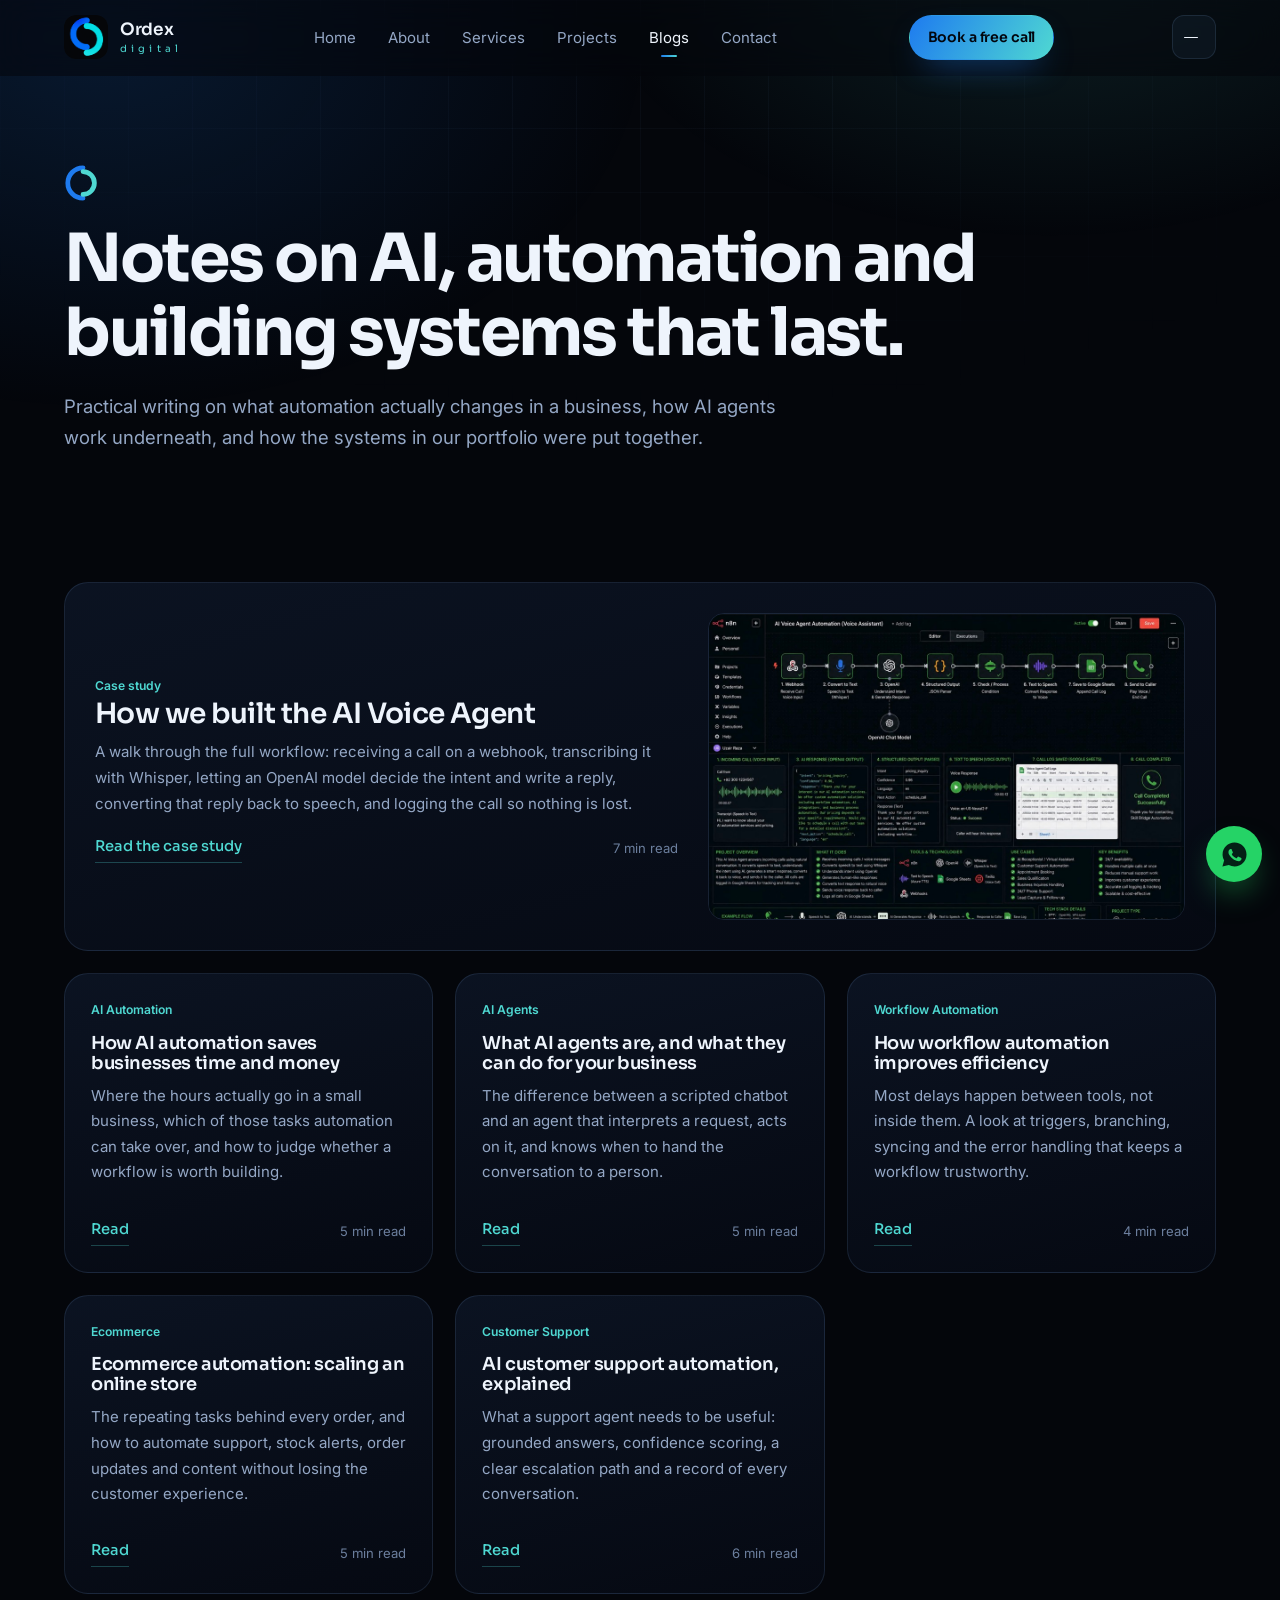
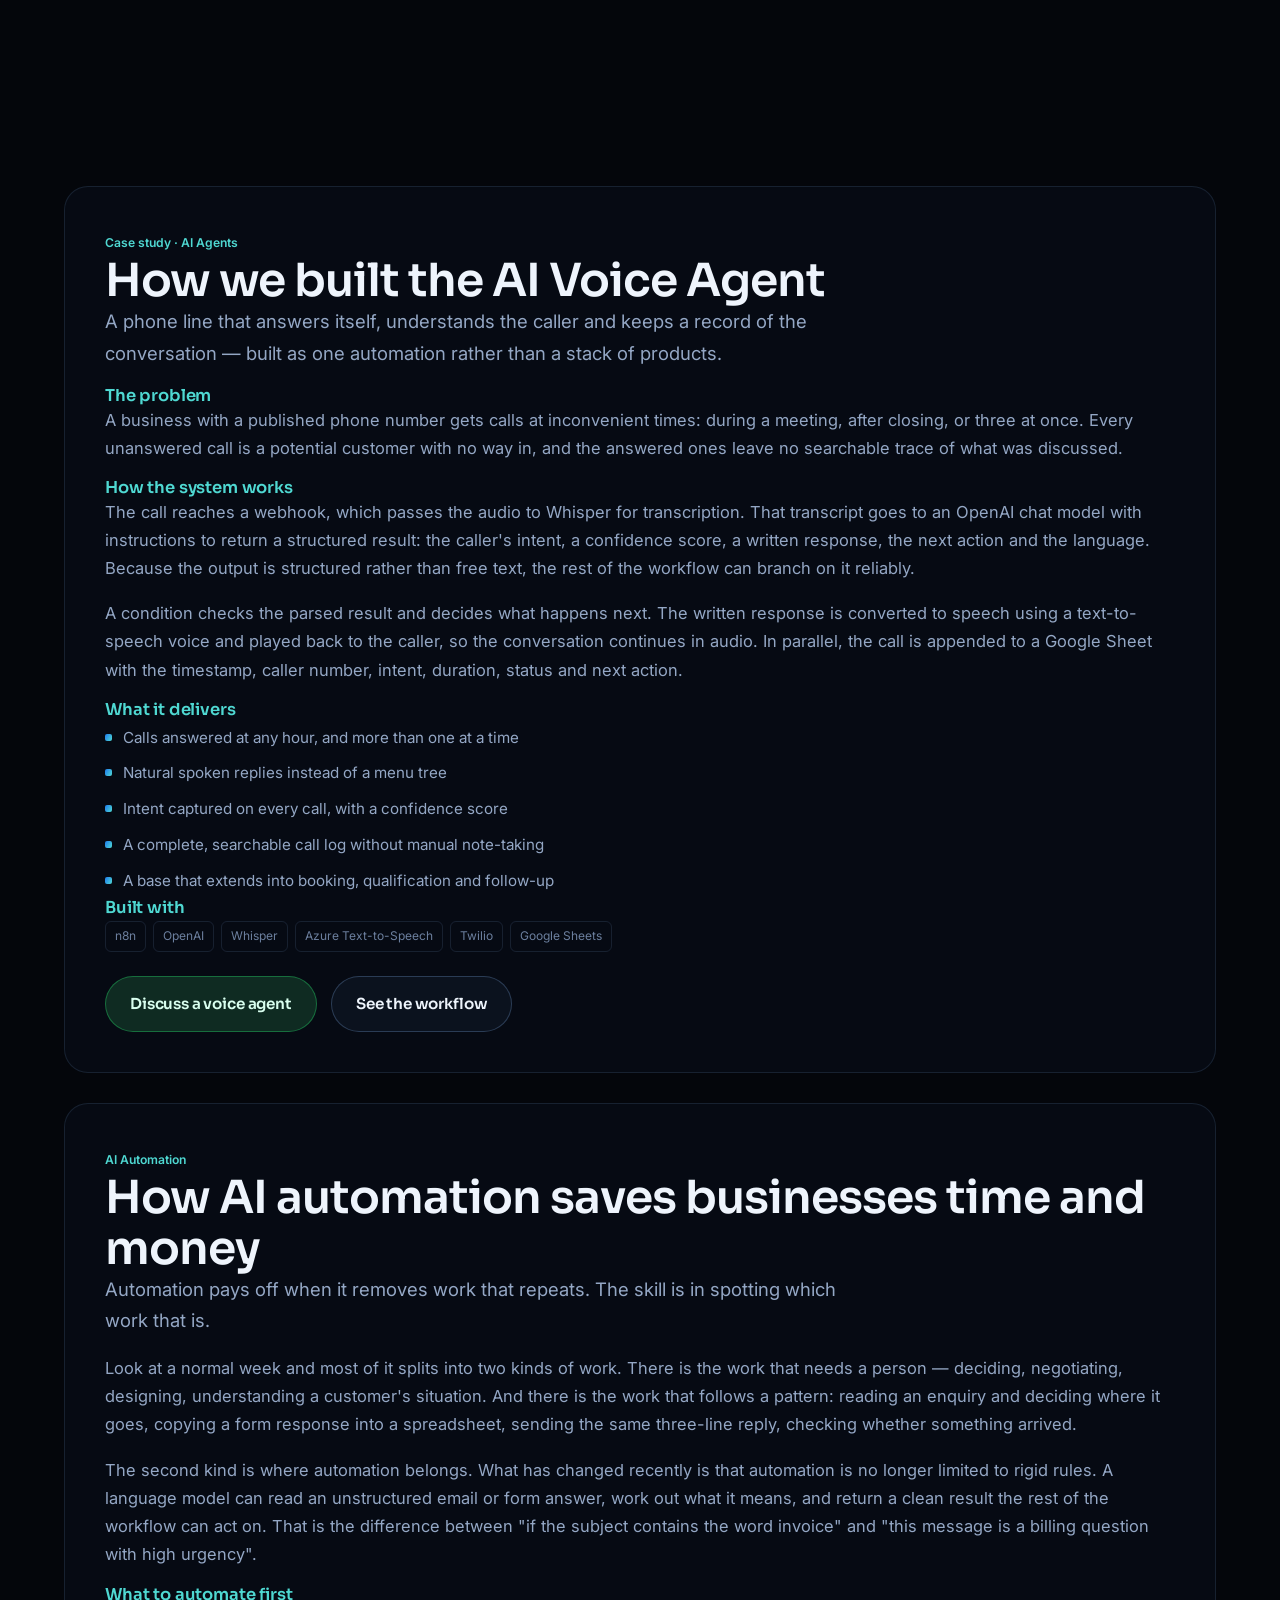
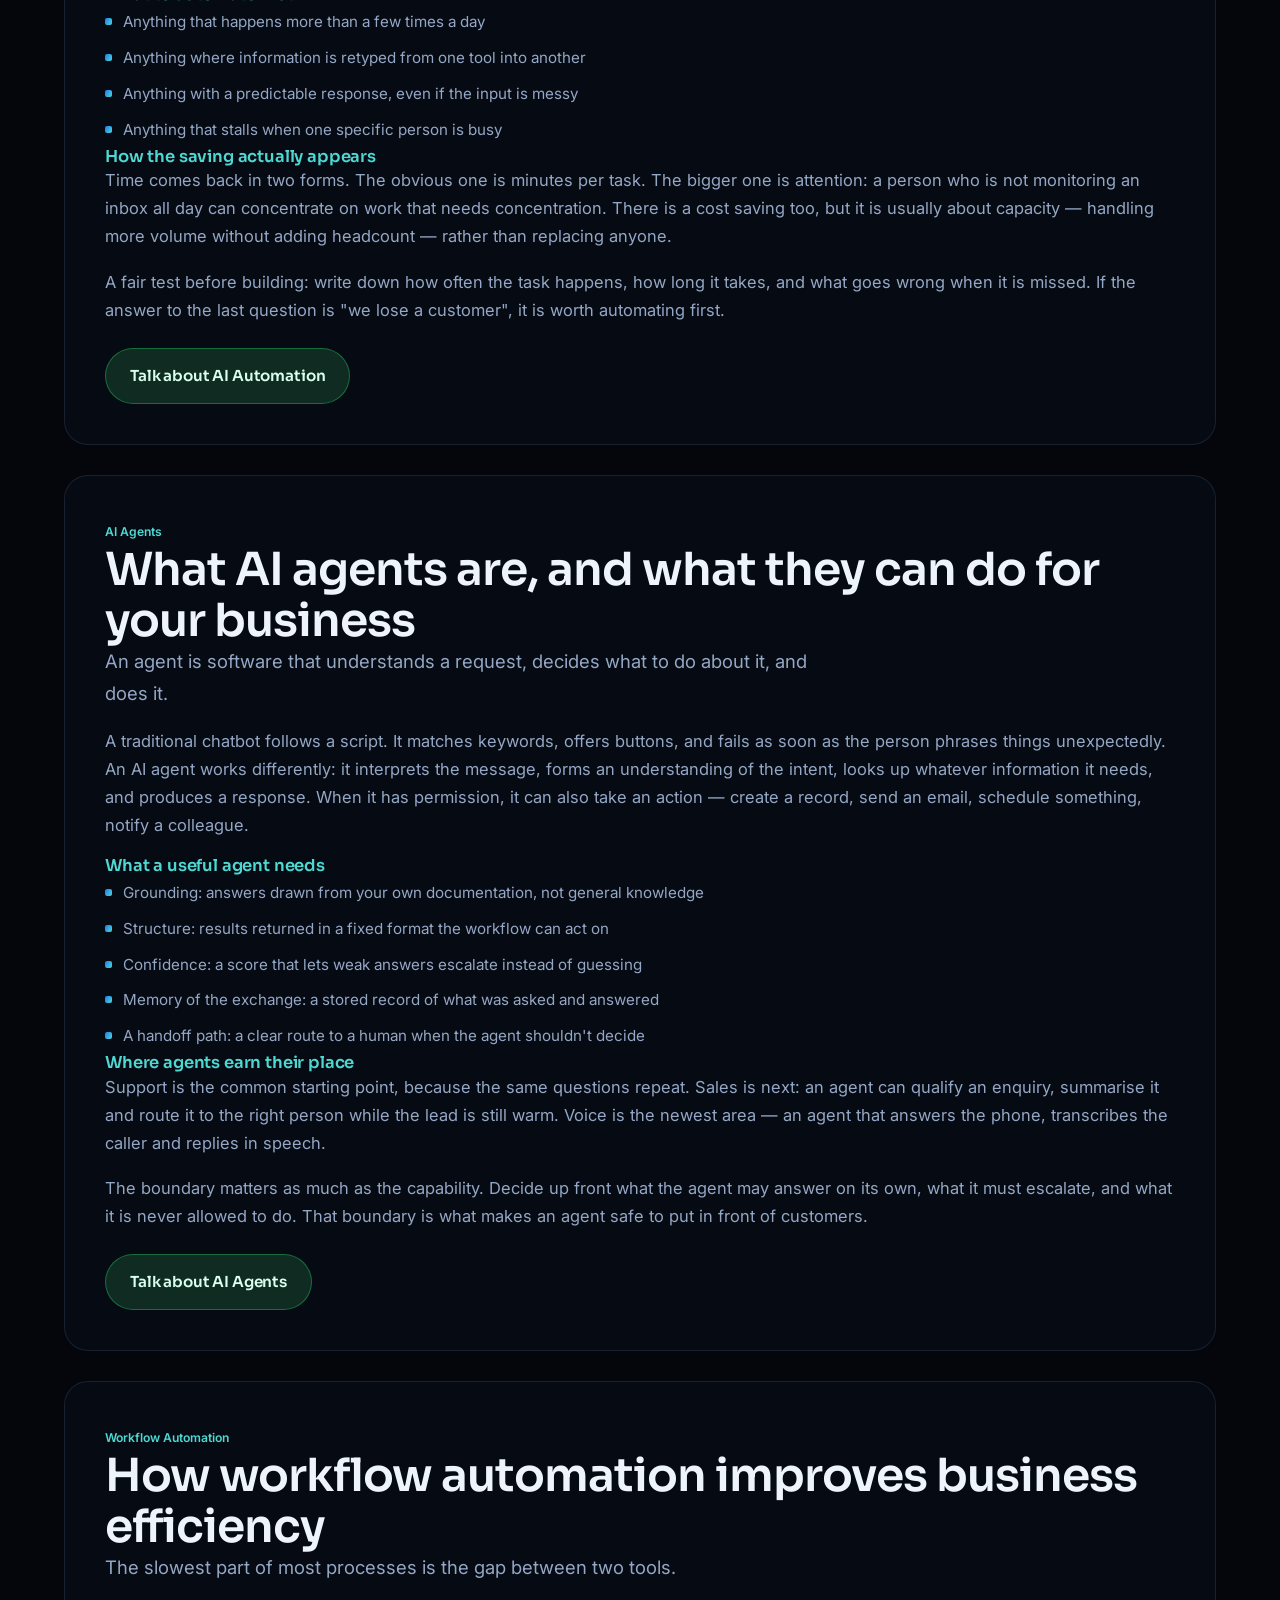
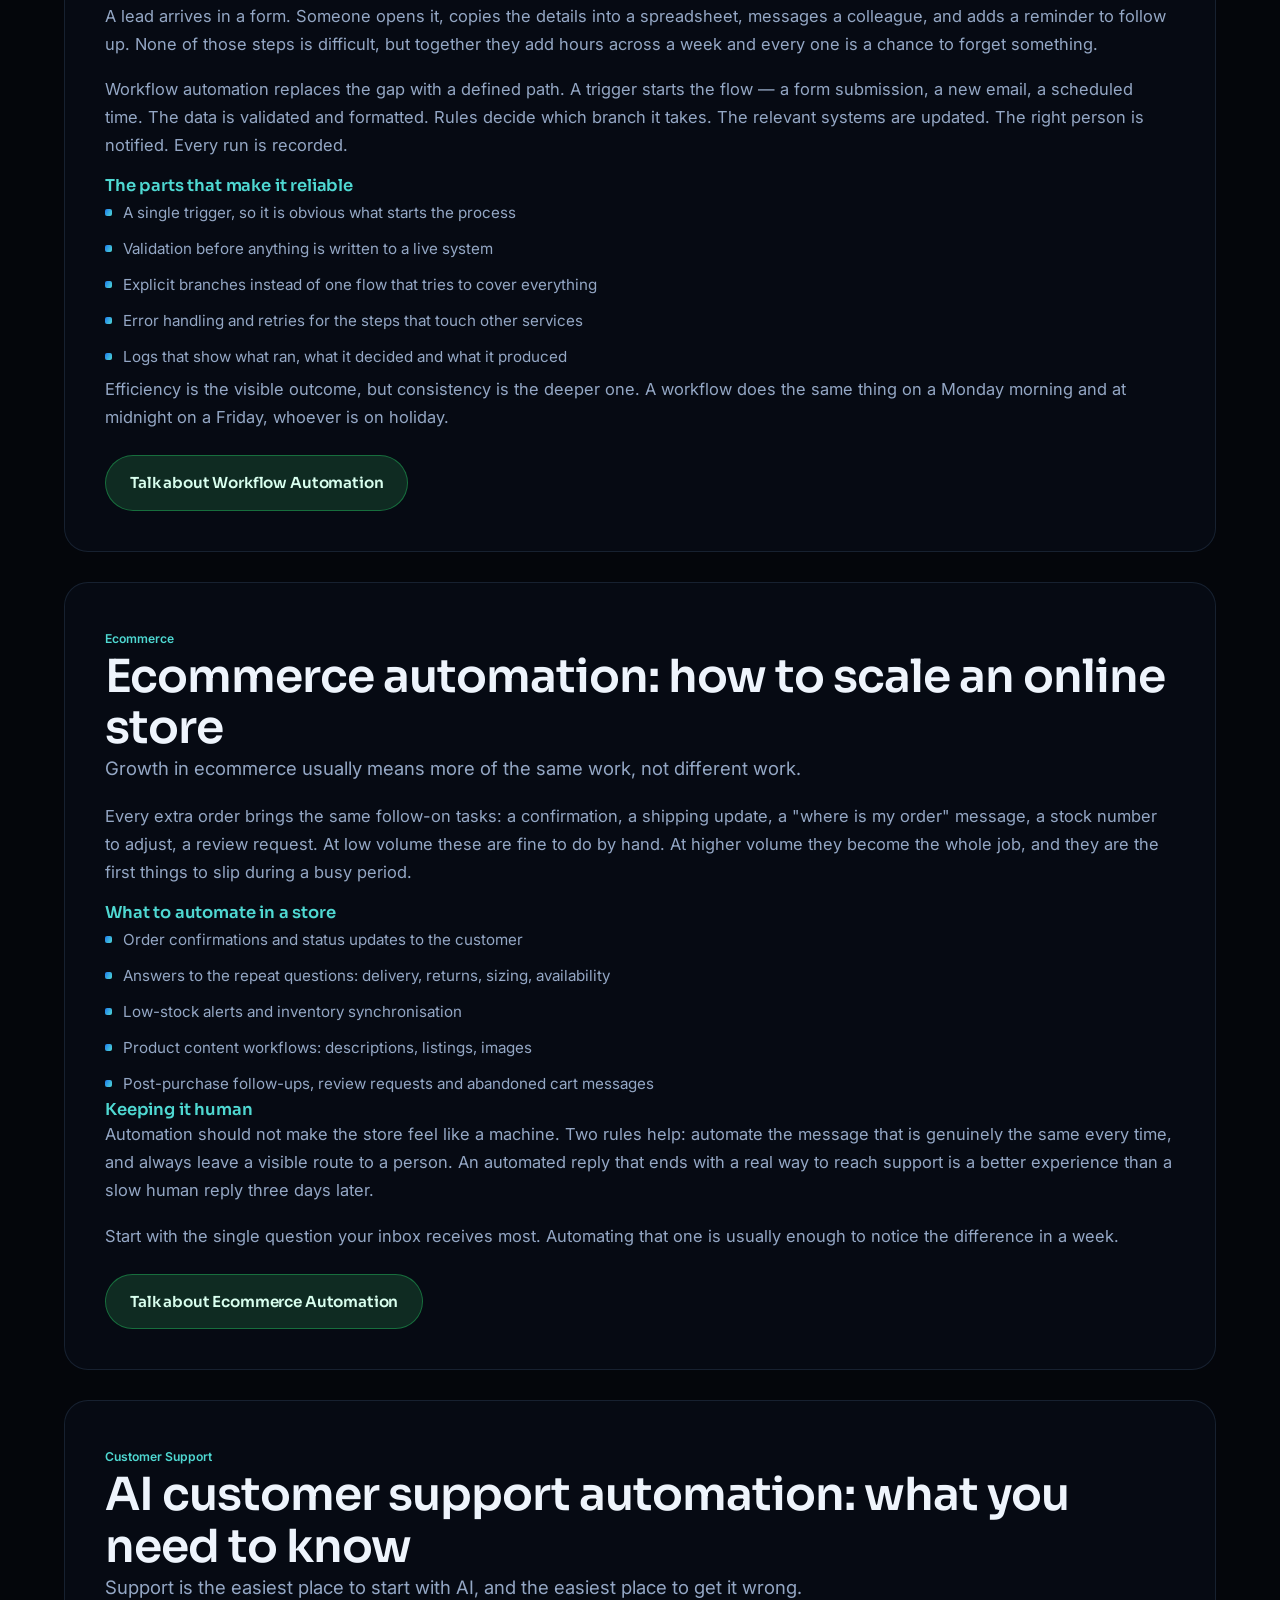
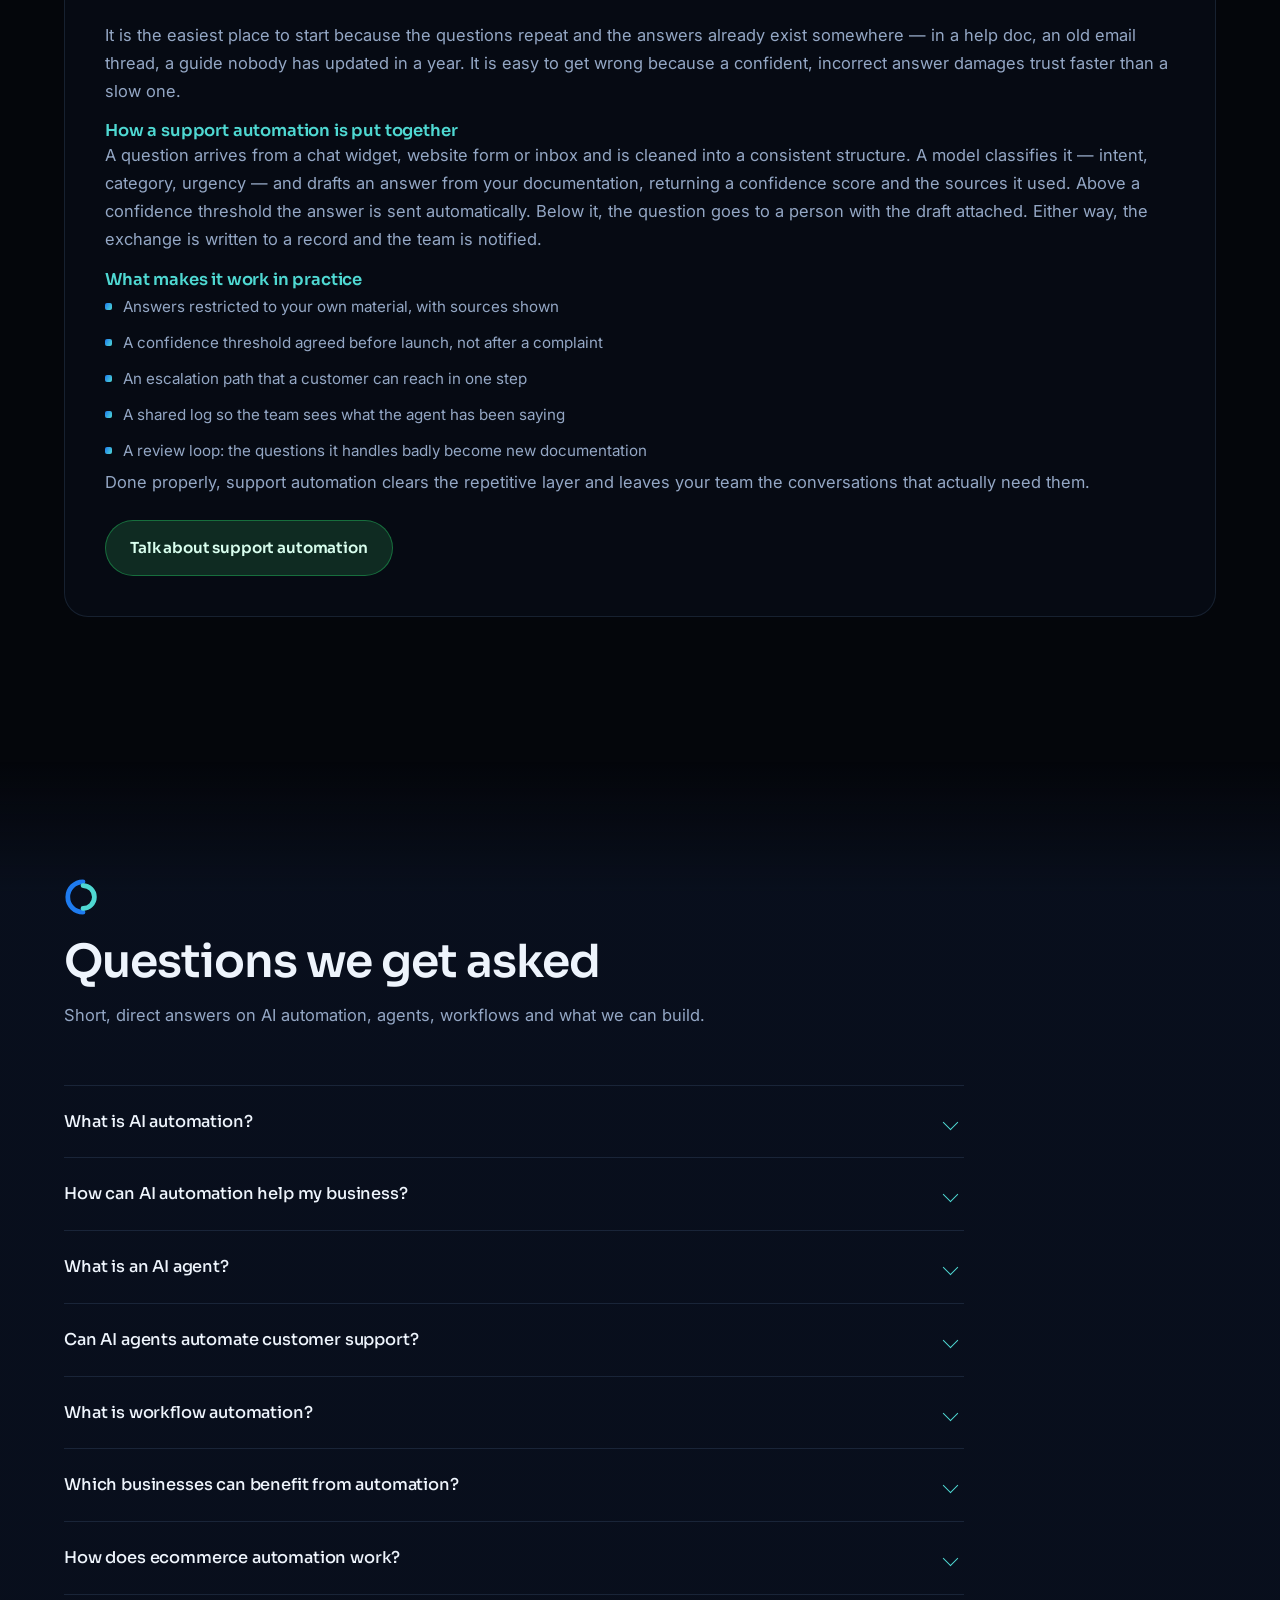
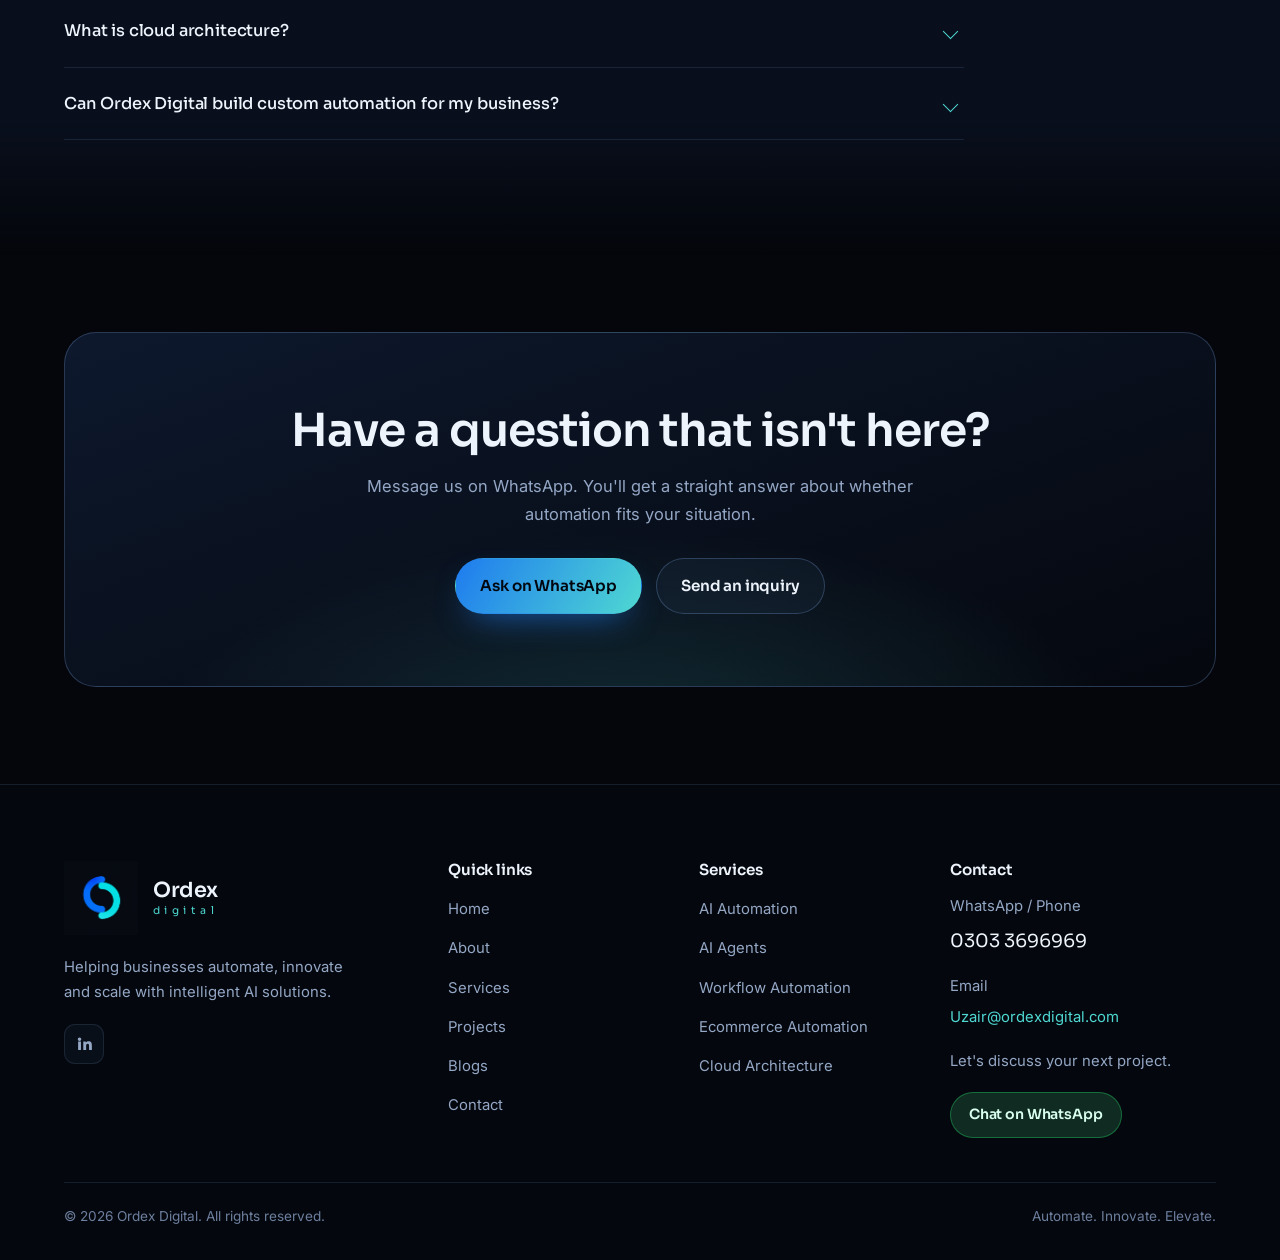
<file: blogs.html>
<!DOCTYPE html>
<html lang="en">
<head>
<meta charset="utf-8">
<meta name="viewport" content="width=device-width, initial-scale=1">
<title>Blog & FAQ — AI Automation, Agents and Workflows | Ordex Digital</title>
<meta name="description" content="Practical writing on AI automation, AI agents, workflow automation, ecommerce automation and cloud architecture, plus answers to common questions.">
<meta property="og:title" content="Blog & FAQ — AI Automation, Agents and Workflows | Ordex Digital">
<meta property="og:description" content="Practical writing on AI automation, AI agents, workflow automation, ecommerce automation and cloud architecture, plus answers to common questions.">
<meta property="og:image" content="assets/img/ordex-mark.png">
<meta property="og:type" content="website">
<link rel="icon" href="assets/img/ordex-mark.png">
<link rel="canonical" href="blogs.html">
<link rel="stylesheet" href="assets/css/styles.css">
</head>
<body data-page="blogs">

<!-- ============ NAVIGATION ============ -->
<header class="nav">
  <div class="nav__inner">
    <a class="brand" href="index.html" aria-label="Ordex Digital — home">
      <span class="brand__mark"><img src="assets/img/ordex-mark.png" alt="Ordex Digital logo"></span>
      <span class="brand__type">
        <span class="brand__name">Ordex</span>
        <span class="brand__sub">digital</span>
      </span>
    </a>

    <nav class="nav__links" aria-label="Main navigation">
      <a href="index.html" data-nav="home">Home</a>
      <a href="about.html" data-nav="about">About</a>
      <a href="services.html" data-nav="services">Services</a>
      <a href="projects.html" data-nav="projects">Projects</a>
      <a href="blogs.html" data-nav="blogs">Blogs</a>
      <a href="contact.html" data-nav="contact">Contact</a>
    </nav>

    <a href="https://wa.me/923033696969" target="_blank" rel="noopener" class="btn btn--primary btn--sm nav__cta" data-wa="Hello Ordex Digital, I would like to book a free consultation and discuss my project.">Book a free call</a>

    <button class="burger" aria-label="Open menu" aria-expanded="false" aria-controls="drawer">
      <span></span><span></span><span></span>
    </button>
  </div>
</header>

<div class="drawer" id="drawer">
  <a class="drawer__link" href="index.html" data-nav="home">Home</a>
  <a class="drawer__link" href="about.html" data-nav="about">About</a>
  <a class="drawer__link" href="services.html" data-nav="services">Services</a>
  <a class="drawer__link" href="projects.html" data-nav="projects">Projects</a>
  <a class="drawer__link" href="blogs.html" data-nav="blogs">Blogs</a>
  <a class="drawer__link" href="contact.html" data-nav="contact">Contact</a>
  <a href="https://wa.me/923033696969" target="_blank" rel="noopener" class="btn btn--primary btn--full" data-wa="Hello Ordex Digital, I would like to book a free consultation and discuss my project.">Book a free call on WhatsApp</a>
  <div class="drawer__foot">WhatsApp <span data-wa-number>0303 3696969</span></div>
</div>

<main>

<section class="page-head">
  <div class="shell">
    <svg class="arc" viewBox="0 0 40 40" aria-hidden="true"><path d="M20 4a16 16 0 0 0 0 32" fill="none" stroke="#1E7BEF" stroke-width="5" stroke-linecap="round"/><path d="M20 8a12 12 0 0 1 0 24" fill="none" stroke="#4FD8D2" stroke-width="5" stroke-linecap="round"/></svg>
    <h1>Notes on AI, automation and building systems that last.</h1>
    <p class="lead">Practical writing on what automation actually changes in a business, how AI agents work underneath, and how the systems in our portfolio were put together.</p>
  </div>
</section>

<section class="section--tight">
  <div class="shell">
    <div class="posts reveal">

      <article class="post post--feature">
        <div>
          <span class="post__cat">Case study</span>
          <h3>How we built the AI Voice Agent</h3>
          <p>A walk through the full workflow: receiving a call on a webhook, transcribing it with Whisper, letting an OpenAI model decide the intent and write a reply, converting that reply back to speech, and logging the call so nothing is lost.</p>
          <div class="post__foot"><a class="textlink" href="#post-voice">Read the case study</a><span>7 min read</span></div>
        </div>
        <img src="assets/img/project-voice-agent.jpg" alt="The AI voice agent workflow in n8n" loading="lazy">
      </article>

      <article class="post">
        <span class="post__cat">AI Automation</span>
        <h3>How AI automation saves businesses time and money</h3>
        <p>Where the hours actually go in a small business, which of those tasks automation can take over, and how to judge whether a workflow is worth building.</p>
        <div class="post__foot"><a class="textlink" href="#post-automation">Read</a><span>5 min read</span></div>
      </article>

      <article class="post">
        <span class="post__cat">AI Agents</span>
        <h3>What AI agents are, and what they can do for your business</h3>
        <p>The difference between a scripted chatbot and an agent that interprets a request, acts on it, and knows when to hand the conversation to a person.</p>
        <div class="post__foot"><a class="textlink" href="#post-agents">Read</a><span>5 min read</span></div>
      </article>

      <article class="post">
        <span class="post__cat">Workflow Automation</span>
        <h3>How workflow automation improves efficiency</h3>
        <p>Most delays happen between tools, not inside them. A look at triggers, branching, syncing and the error handling that keeps a workflow trustworthy.</p>
        <div class="post__foot"><a class="textlink" href="#post-workflow">Read</a><span>4 min read</span></div>
      </article>

      <article class="post">
        <span class="post__cat">Ecommerce</span>
        <h3>Ecommerce automation: scaling an online store</h3>
        <p>The repeating tasks behind every order, and how to automate support, stock alerts, order updates and content without losing the customer experience.</p>
        <div class="post__foot"><a class="textlink" href="#post-ecommerce">Read</a><span>5 min read</span></div>
      </article>

      <article class="post">
        <span class="post__cat">Customer Support</span>
        <h3>AI customer support automation, explained</h3>
        <p>What a support agent needs to be useful: grounded answers, confidence scoring, a clear escalation path and a record of every conversation.</p>
        <div class="post__foot"><a class="textlink" href="#post-support">Read</a><span>6 min read</span></div>
      </article>

    </div>
  </div>
</section>

<section class="section">
  <div class="shell">

    <article class="case reveal" id="post-voice">
      <div class="case__body">
        <span class="post__cat">Case study · AI Agents</span>
        <h2>How we built the AI Voice Agent</h2>
        <p class="lead">A phone line that answers itself, understands the caller and keeps a record of the conversation — built as one automation rather than a stack of products.</p>

        <h4 style="color:var(--teal)">The problem</h4>
        <p class="muted">A business with a published phone number gets calls at inconvenient times: during a meeting, after closing, or three at once. Every unanswered call is a potential customer with no way in, and the answered ones leave no searchable trace of what was discussed.</p>

        <h4 style="color:var(--teal)">How the system works</h4>
        <p class="muted">The call reaches a webhook, which passes the audio to Whisper for transcription. That transcript goes to an OpenAI chat model with instructions to return a structured result: the caller's intent, a confidence score, a written response, the next action and the language. Because the output is structured rather than free text, the rest of the workflow can branch on it reliably.</p>
        <p class="muted">A condition checks the parsed result and decides what happens next. The written response is converted to speech using a text-to-speech voice and played back to the caller, so the conversation continues in audio. In parallel, the call is appended to a Google Sheet with the timestamp, caller number, intent, duration, status and next action.</p>

        <h4 style="color:var(--teal)">What it delivers</h4>
        <ul class="ticks">
          <li>Calls answered at any hour, and more than one at a time</li>
          <li>Natural spoken replies instead of a menu tree</li>
          <li>Intent captured on every call, with a confidence score</li>
          <li>A complete, searchable call log without manual note-taking</li>
          <li>A base that extends into booking, qualification and follow-up</li>
        </ul>

        <h4 style="color:var(--teal)">Built with</h4>
        <div class="stack"><span>n8n</span><span>OpenAI</span><span>Whisper</span><span>Azure Text-to-Speech</span><span>Twilio</span><span>Google Sheets</span></div>
        <div class="btn-row" style="margin-top:24px">
          <a href="https://wa.me/923033696969" target="_blank" rel="noopener" class="btn btn--wa" data-wa="Hello Ordex Digital, I am interested in building an AI Voice Agent for my business.">Discuss a voice agent</a>
          <a class="btn btn--ghost" href="projects.html#voice-agent">See the workflow</a>
        </div>
      </div>
    </article>

    <article class="case reveal" id="post-automation">
      <div class="case__body">
        <span class="post__cat">AI Automation</span>
        <h2>How AI automation saves businesses time and money</h2>
        <p class="lead">Automation pays off when it removes work that repeats. The skill is in spotting which work that is.</p>
        <p class="muted">Look at a normal week and most of it splits into two kinds of work. There is the work that needs a person — deciding, negotiating, designing, understanding a customer's situation. And there is the work that follows a pattern: reading an enquiry and deciding where it goes, copying a form response into a spreadsheet, sending the same three-line reply, checking whether something arrived.</p>
        <p class="muted">The second kind is where automation belongs. What has changed recently is that automation is no longer limited to rigid rules. A language model can read an unstructured email or form answer, work out what it means, and return a clean result the rest of the workflow can act on. That is the difference between "if the subject contains the word invoice" and "this message is a billing question with high urgency".</p>

        <h4 style="color:var(--teal)">What to automate first</h4>
        <ul class="ticks">
          <li>Anything that happens more than a few times a day</li>
          <li>Anything where information is retyped from one tool into another</li>
          <li>Anything with a predictable response, even if the input is messy</li>
          <li>Anything that stalls when one specific person is busy</li>
        </ul>

        <h4 style="color:var(--teal)">How the saving actually appears</h4>
        <p class="muted">Time comes back in two forms. The obvious one is minutes per task. The bigger one is attention: a person who is not monitoring an inbox all day can concentrate on work that needs concentration. There is a cost saving too, but it is usually about capacity — handling more volume without adding headcount — rather than replacing anyone.</p>
        <p class="muted" style="margin-bottom:0">A fair test before building: write down how often the task happens, how long it takes, and what goes wrong when it is missed. If the answer to the last question is "we lose a customer", it is worth automating first.</p>
        <div class="btn-row" style="margin-top:24px">
          <a href="https://wa.me/923033696969" target="_blank" rel="noopener" class="btn btn--wa" data-wa="Hello Ordex Digital, I am interested in AI Automation for my business.">Talk about AI Automation</a>
        </div>
      </div>
    </article>

    <article class="case reveal" id="post-agents">
      <div class="case__body">
        <span class="post__cat">AI Agents</span>
        <h2>What AI agents are, and what they can do for your business</h2>
        <p class="lead">An agent is software that understands a request, decides what to do about it, and does it.</p>
        <p class="muted">A traditional chatbot follows a script. It matches keywords, offers buttons, and fails as soon as the person phrases things unexpectedly. An AI agent works differently: it interprets the message, forms an understanding of the intent, looks up whatever information it needs, and produces a response. When it has permission, it can also take an action — create a record, send an email, schedule something, notify a colleague.</p>

        <h4 style="color:var(--teal)">What a useful agent needs</h4>
        <ul class="ticks">
          <li>Grounding: answers drawn from your own documentation, not general knowledge</li>
          <li>Structure: results returned in a fixed format the workflow can act on</li>
          <li>Confidence: a score that lets weak answers escalate instead of guessing</li>
          <li>Memory of the exchange: a stored record of what was asked and answered</li>
          <li>A handoff path: a clear route to a human when the agent shouldn't decide</li>
        </ul>

        <h4 style="color:var(--teal)">Where agents earn their place</h4>
        <p class="muted">Support is the common starting point, because the same questions repeat. Sales is next: an agent can qualify an enquiry, summarise it and route it to the right person while the lead is still warm. Voice is the newest area — an agent that answers the phone, transcribes the caller and replies in speech.</p>
        <p class="muted" style="margin-bottom:0">The boundary matters as much as the capability. Decide up front what the agent may answer on its own, what it must escalate, and what it is never allowed to do. That boundary is what makes an agent safe to put in front of customers.</p>
        <div class="btn-row" style="margin-top:24px">
          <a href="https://wa.me/923033696969" target="_blank" rel="noopener" class="btn btn--wa" data-wa="Hello Ordex Digital, I am interested in building an AI Agent for my business.">Talk about AI Agents</a>
        </div>
      </div>
    </article>

    <article class="case reveal" id="post-workflow">
      <div class="case__body">
        <span class="post__cat">Workflow Automation</span>
        <h2>How workflow automation improves business efficiency</h2>
        <p class="lead">The slowest part of most processes is the gap between two tools.</p>
        <p class="muted">A lead arrives in a form. Someone opens it, copies the details into a spreadsheet, messages a colleague, and adds a reminder to follow up. None of those steps is difficult, but together they add hours across a week and every one is a chance to forget something.</p>
        <p class="muted">Workflow automation replaces the gap with a defined path. A trigger starts the flow — a form submission, a new email, a scheduled time. The data is validated and formatted. Rules decide which branch it takes. The relevant systems are updated. The right person is notified. Every run is recorded.</p>

        <h4 style="color:var(--teal)">The parts that make it reliable</h4>
        <ul class="ticks">
          <li>A single trigger, so it is obvious what starts the process</li>
          <li>Validation before anything is written to a live system</li>
          <li>Explicit branches instead of one flow that tries to cover everything</li>
          <li>Error handling and retries for the steps that touch other services</li>
          <li>Logs that show what ran, what it decided and what it produced</li>
        </ul>
        <p class="muted" style="margin-bottom:0">Efficiency is the visible outcome, but consistency is the deeper one. A workflow does the same thing on a Monday morning and at midnight on a Friday, whoever is on holiday.</p>
        <div class="btn-row" style="margin-top:24px">
          <a href="https://wa.me/923033696969" target="_blank" rel="noopener" class="btn btn--wa" data-wa="Hello Ordex Digital, I am interested in Workflow Automation.">Talk about Workflow Automation</a>
        </div>
      </div>
    </article>

    <article class="case reveal" id="post-ecommerce">
      <div class="case__body">
        <span class="post__cat">Ecommerce</span>
        <h2>Ecommerce automation: how to scale an online store</h2>
        <p class="lead">Growth in ecommerce usually means more of the same work, not different work.</p>
        <p class="muted">Every extra order brings the same follow-on tasks: a confirmation, a shipping update, a "where is my order" message, a stock number to adjust, a review request. At low volume these are fine to do by hand. At higher volume they become the whole job, and they are the first things to slip during a busy period.</p>

        <h4 style="color:var(--teal)">What to automate in a store</h4>
        <ul class="ticks">
          <li>Order confirmations and status updates to the customer</li>
          <li>Answers to the repeat questions: delivery, returns, sizing, availability</li>
          <li>Low-stock alerts and inventory synchronisation</li>
          <li>Product content workflows: descriptions, listings, images</li>
          <li>Post-purchase follow-ups, review requests and abandoned cart messages</li>
        </ul>

        <h4 style="color:var(--teal)">Keeping it human</h4>
        <p class="muted">Automation should not make the store feel like a machine. Two rules help: automate the message that is genuinely the same every time, and always leave a visible route to a person. An automated reply that ends with a real way to reach support is a better experience than a slow human reply three days later.</p>
        <p class="muted" style="margin-bottom:0">Start with the single question your inbox receives most. Automating that one is usually enough to notice the difference in a week.</p>
        <div class="btn-row" style="margin-top:24px">
          <a href="https://wa.me/923033696969" target="_blank" rel="noopener" class="btn btn--wa" data-wa="Hello Ordex Digital, I am interested in Ecommerce Automation.">Talk about Ecommerce Automation</a>
        </div>
      </div>
    </article>

    <article class="case reveal" id="post-support">
      <div class="case__body">
        <span class="post__cat">Customer Support</span>
        <h2>AI customer support automation: what you need to know</h2>
        <p class="lead">Support is the easiest place to start with AI, and the easiest place to get it wrong.</p>
        <p class="muted">It is the easiest place to start because the questions repeat and the answers already exist somewhere — in a help doc, an old email thread, a guide nobody has updated in a year. It is easy to get wrong because a confident, incorrect answer damages trust faster than a slow one.</p>

        <h4 style="color:var(--teal)">How a support automation is put together</h4>
        <p class="muted">A question arrives from a chat widget, website form or inbox and is cleaned into a consistent structure. A model classifies it — intent, category, urgency — and drafts an answer from your documentation, returning a confidence score and the sources it used. Above a confidence threshold the answer is sent automatically. Below it, the question goes to a person with the draft attached. Either way, the exchange is written to a record and the team is notified.</p>

        <h4 style="color:var(--teal)">What makes it work in practice</h4>
        <ul class="ticks">
          <li>Answers restricted to your own material, with sources shown</li>
          <li>A confidence threshold agreed before launch, not after a complaint</li>
          <li>An escalation path that a customer can reach in one step</li>
          <li>A shared log so the team sees what the agent has been saying</li>
          <li>A review loop: the questions it handles badly become new documentation</li>
        </ul>
        <p class="muted" style="margin-bottom:0">Done properly, support automation clears the repetitive layer and leaves your team the conversations that actually need them.</p>
        <div class="btn-row" style="margin-top:24px">
          <a href="https://wa.me/923033696969" target="_blank" rel="noopener" class="btn btn--wa" data-wa="Hello Ordex Digital, I am interested in AI customer support automation.">Talk about support automation</a>
        </div>
      </div>
    </article>

  </div>
</section>

<!-- ============ FAQ ============ -->
<section class="section section--alt">
  <div class="shell">
    <div class="head reveal">
      <svg class="arc" viewBox="0 0 40 40" aria-hidden="true"><path d="M20 4a16 16 0 0 0 0 32" fill="none" stroke="#1E7BEF" stroke-width="5" stroke-linecap="round"/><path d="M20 8a12 12 0 0 1 0 24" fill="none" stroke="#4FD8D2" stroke-width="5" stroke-linecap="round"/></svg>
      <h2>Questions we get asked</h2>
      <p>Short, direct answers on AI automation, agents, workflows and what we can build.</p>
    </div>

    <div class="faq reveal">
      <details>
        <summary>What is AI automation?</summary>
        <p>AI automation is a process that runs by itself and uses artificial intelligence for the parts that need understanding. A traditional automation follows fixed rules; an AI automation can read an email, a form answer or a document, work out what it means, and then trigger the right steps — replying, filing, routing or alerting.</p>
      </details>
      <details>
        <summary>How can AI automation help my business?</summary>
        <p>It removes the repetitive layer of work. Enquiries get sorted and answered as they arrive, data moves between tools without being retyped, and nothing waits for one person to be free. The practical result is faster response times, more consistent output, and the ability to handle more volume without adding headcount.</p>
      </details>
      <details>
        <summary>What is an AI agent?</summary>
        <p>An AI agent is software that understands a request in natural language, decides what to do about it, and carries out the action. Unlike a scripted chatbot, it is not limited to keywords or preset buttons — it interprets the message, draws on your own information, produces a response and can escalate to a person when it should.</p>
      </details>
      <details>
        <summary>Can AI agents automate customer support?</summary>
        <p>Yes, and support is usually the best place to start. An agent can answer common questions from your documentation, classify each conversation, log it for the team and hand over anything it is not confident about. We set a confidence threshold before launch so uncertain answers always reach a human.</p>
      </details>
      <details>
        <summary>What is workflow automation?</summary>
        <p>Workflow automation connects the tools you already use so information moves between them automatically. A trigger starts the flow, the data is validated and formatted, rules decide the path, systems are updated and the right people are notified — with every run recorded.</p>
      </details>
      <details>
        <summary>Which businesses can benefit from automation?</summary>
        <p>Any business with work that repeats. Service businesses and agencies handling enquiries, ecommerce stores handling orders and questions, SaaS companies handling support, and small teams where one person is the bottleneck for a routine process.</p>
      </details>
      <details>
        <summary>How does ecommerce automation work?</summary>
        <p>Store events — a new order, a customer question, a stock change — trigger workflows that handle what follows. Confirmations and updates are sent, common questions are answered, inventory records are kept current, and marketing follow-ups go out on schedule. Your team stays in the loop for anything unusual.</p>
      </details>
      <details>
        <summary>What is cloud architecture?</summary>
        <p>Cloud architecture is the design of the infrastructure your systems run on: where workflows and applications are hosted, how services connect, how credentials and access are handled, and how the setup copes as usage grows. Good architecture is what keeps an automation reliable once real volume hits it.</p>
      </details>
      <details>
        <summary>Can Ordex Digital build custom automation for my business?</summary>
        <p>Yes. Every build starts from your actual process and your actual tools rather than a template. Send us a description of the workflow on WhatsApp and we'll tell you what can be automated, how it would be structured and what it would involve.</p>
      </details>
    </div>
  </div>
</section>

<section class="section--tight">
  <div class="shell">
    <div class="cta-band reveal">
      <h2>Have a question that isn't here?</h2>
      <p>Message us on WhatsApp. You'll get a straight answer about whether automation fits your situation.</p>
      <div class="btn-row">
        <a href="https://wa.me/923033696969" target="_blank" rel="noopener" class="btn btn--primary" data-wa="Hello Ordex Digital, I have a question about AI automation for my business.">Ask on WhatsApp</a>
        <a class="btn btn--ghost" href="contact.html">Send an inquiry</a>
      </div>
    </div>
  </div>
</section>

</main>

<!-- ============ FOOTER ============ -->
<footer class="footer">
  <div class="shell">
    <div class="footer__grid">
      <div>
        <div class="footer__brand">
          <img class="footer__logo" src="assets/img/ordex-mark.png" alt="Ordex Digital logo">
          <span class="brand__type"><span class="brand__name">Ordex</span><span class="brand__sub">digital</span></span>
        </div>
        <p>Helping businesses automate, innovate and scale with intelligent AI solutions.</p>
        <div class="socials">
          <a href="https://www.linkedin.com/company/ordex-digital/" target="_blank" rel="noopener" aria-label="LinkedIn"><svg viewBox="0 0 24 24"><path d="M4.98 3.5a2.5 2.5 0 1 1 0 5 2.5 2.5 0 0 1 0-5ZM3 9h4v12H3V9Zm7 0h3.8v1.7h.05c.53-.95 1.83-1.95 3.77-1.95 4.03 0 4.78 2.5 4.78 5.76V21h-4v-5.6c0-1.34-.03-3.06-1.9-3.06-1.9 0-2.2 1.45-2.2 2.96V21h-4V9Z"/></svg></a>
        </div>
      </div>

      <div>
        <h4>Quick links</h4>
        <ul>
          <li><a href="index.html">Home</a></li>
          <li><a href="about.html">About</a></li>
          <li><a href="services.html">Services</a></li>
          <li><a href="projects.html">Projects</a></li>
          <li><a href="blogs.html">Blogs</a></li>
          <li><a href="contact.html">Contact</a></li>
        </ul>
      </div>

      <div>
        <h4>Services</h4>
        <ul>
          <li><a href="services.html#ai-automation">AI Automation</a></li>
          <li><a href="services.html#ai-agents">AI Agents</a></li>
          <li><a href="services.html#workflow-automation">Workflow Automation</a></li>
          <li><a href="services.html#ecommerce-automation">Ecommerce Automation</a></li>
          <li><a href="services.html#cloud-architecture">Cloud Architecture</a></li>
        </ul>
      </div>

      <div>
        <h4>Contact</h4>
        <p style="margin-bottom:6px">WhatsApp / Phone</p>
        <p style="color:var(--white); font-family:var(--font-display); font-size:1.15rem" data-wa-number>0303 3696969</p>
        <p style="margin-bottom:6px">Email</p>
        <p style="margin-bottom:18px"><a href="mailto:Uzair@ordexdigital.com" style="color:var(--teal)">Uzair@ordexdigital.com</a></p>
        <p>Let's discuss your next project.</p>
        <a href="https://wa.me/923033696969" target="_blank" rel="noopener" class="btn btn--wa btn--sm" data-wa="Hello Ordex Digital, I would like to discuss a project.">Chat on WhatsApp</a>
      </div>
    </div>

    <div class="footer__bar">
      <span>© <span data-year>2026</span> Ordex Digital. All rights reserved.</span>
      <span>Automate. Innovate. Elevate.</span>
    </div>
  </div>
</footer>

<a href="https://wa.me/923033696969" target="_blank" rel="noopener" class="wa-float" data-wa="Hello Ordex Digital, I would like to discuss a project." aria-label="Chat on WhatsApp">
  <svg viewBox="0 0 24 24" aria-hidden="true"><path d="M12.04 2C6.58 2 2.13 6.45 2.13 11.91c0 1.75.46 3.45 1.32 4.95L2 22l5.27-1.38a9.9 9.9 0 0 0 4.77 1.22h.01c5.46 0 9.9-4.45 9.9-9.91C21.95 6.45 17.5 2 12.04 2Zm5.8 14.16c-.24.68-1.42 1.32-1.95 1.36-.5.05-.96.24-3.23-.67-2.72-1.07-4.44-3.85-4.57-4.03-.13-.18-1.09-1.45-1.09-2.76 0-1.32.69-1.96.94-2.23a.98.98 0 0 1 .71-.33c.18 0 .35 0 .51.01.16.01.38-.06.6.46.23.55.77 1.9.84 2.04.07.14.11.3.02.48-.09.18-.13.29-.26.45-.13.16-.28.35-.4.47-.13.13-.27.28-.12.55.15.27.67 1.1 1.43 1.78.98.87 1.8 1.14 2.07 1.27.27.13.42.11.58-.07.16-.18.67-.78.85-1.05.18-.27.35-.22.6-.13.24.09 1.58.75 1.85.88.27.13.45.2.51.31.07.11.07.64-.16 1.32Z"/></svg>
</a>

<script src="assets/js/main.js"></script>
</body>
</html>
</file>
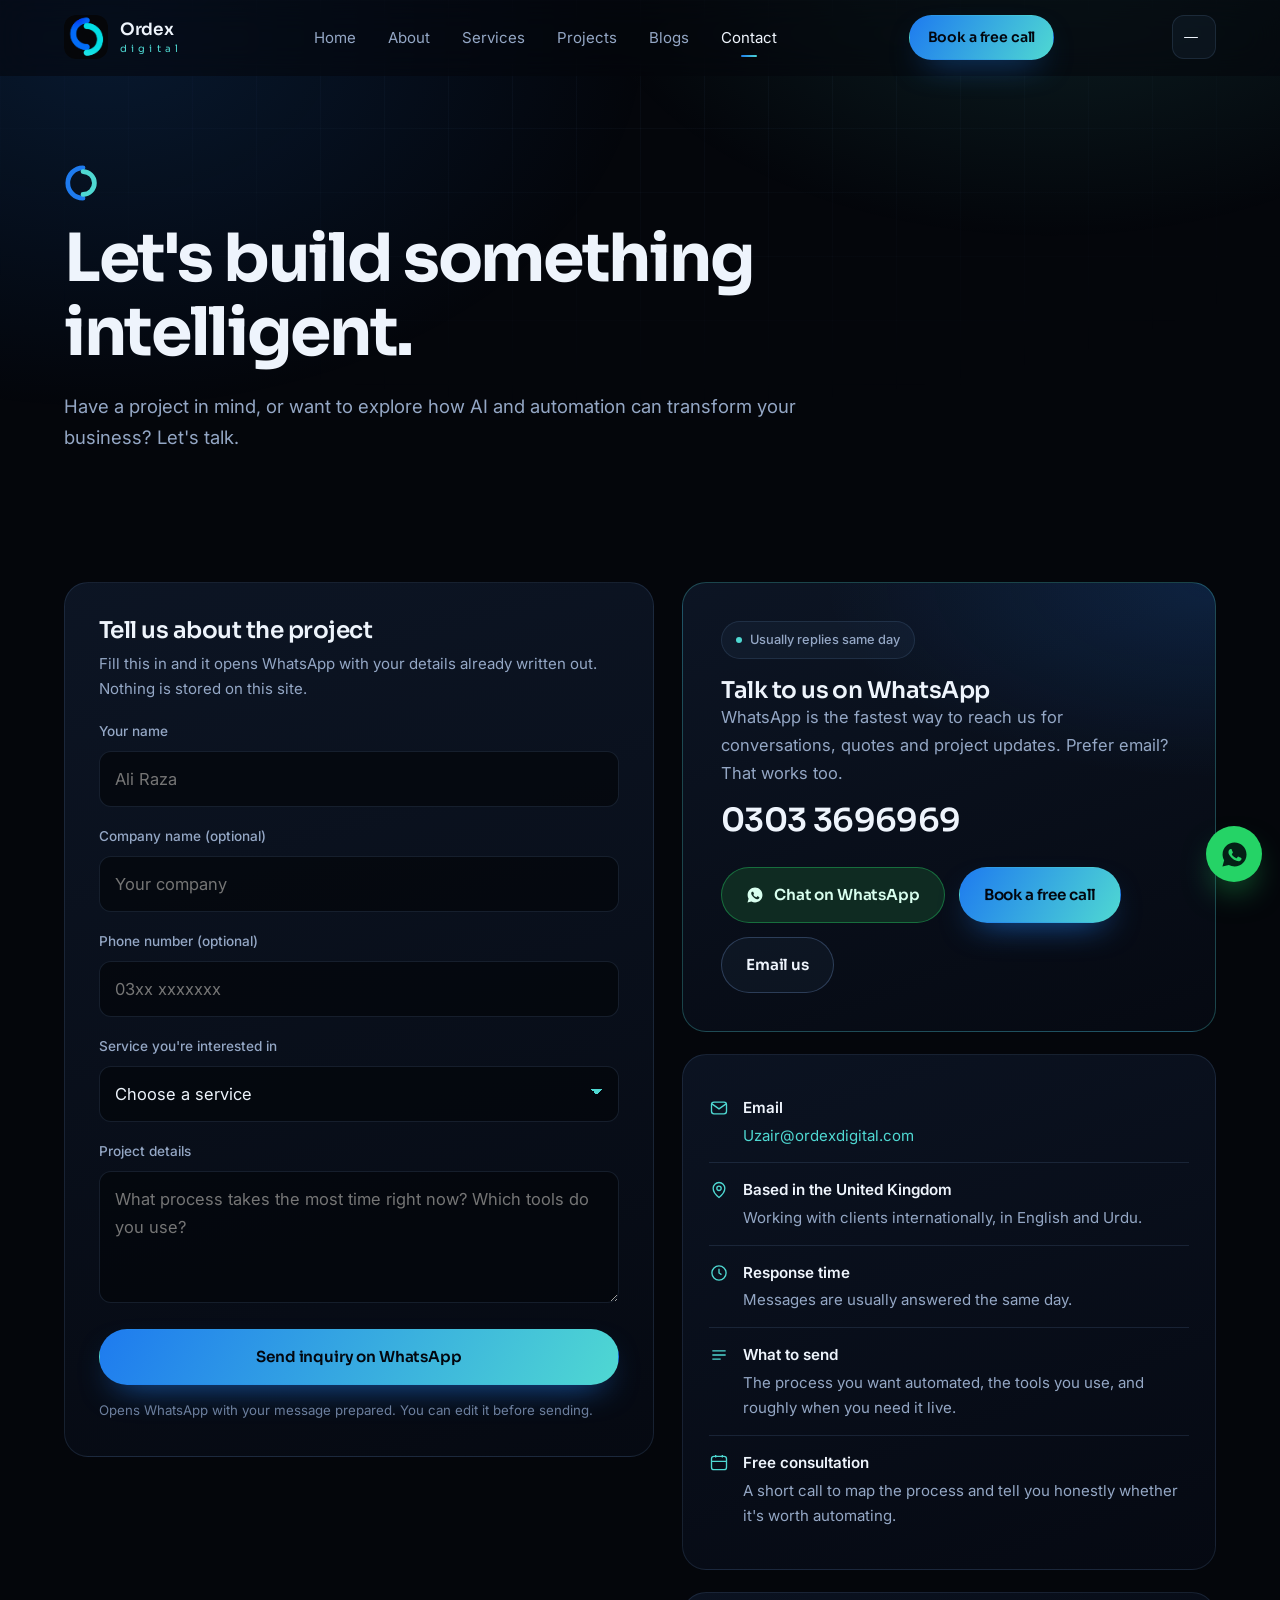
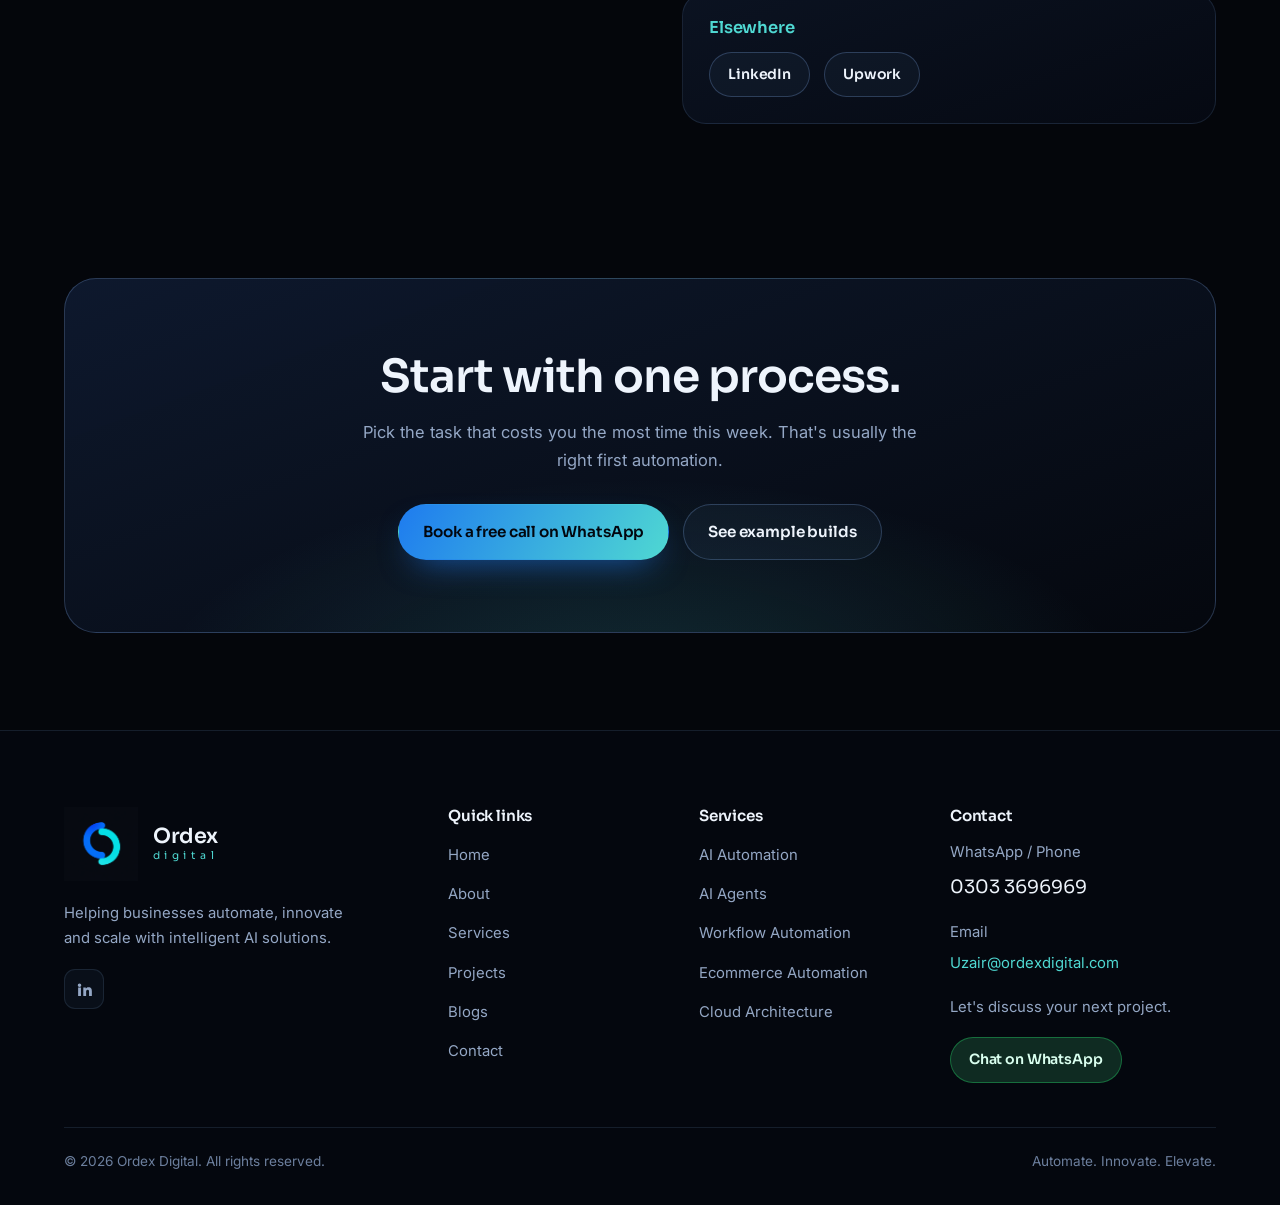
<file: contact.html>
<!DOCTYPE html>
<html lang="en">
<head>
<meta charset="utf-8">
<meta name="viewport" content="width=device-width, initial-scale=1">
<title>Contact Ordex Digital — Book a Free Call on WhatsApp</title>
<meta name="description" content="Talk to Ordex Digital about AI automation, AI agents, workflow and ecommerce automation or cloud architecture. WhatsApp 0303 3696969.">
<meta property="og:title" content="Contact Ordex Digital — Book a Free Call on WhatsApp">
<meta property="og:description" content="Talk to Ordex Digital about AI automation, AI agents, workflow and ecommerce automation or cloud architecture. WhatsApp 0303 3696969.">
<meta property="og:image" content="assets/img/ordex-mark.png">
<meta property="og:type" content="website">
<link rel="icon" href="assets/img/ordex-mark.png">
<link rel="canonical" href="contact.html">
<link rel="stylesheet" href="assets/css/styles.css">
</head>
<body data-page="contact">

<!-- ============ NAVIGATION ============ -->
<header class="nav">
  <div class="nav__inner">
    <a class="brand" href="index.html" aria-label="Ordex Digital — home">
      <span class="brand__mark"><img src="assets/img/ordex-mark.png" alt="Ordex Digital logo"></span>
      <span class="brand__type">
        <span class="brand__name">Ordex</span>
        <span class="brand__sub">digital</span>
      </span>
    </a>

    <nav class="nav__links" aria-label="Main navigation">
      <a href="index.html" data-nav="home">Home</a>
      <a href="about.html" data-nav="about">About</a>
      <a href="services.html" data-nav="services">Services</a>
      <a href="projects.html" data-nav="projects">Projects</a>
      <a href="blogs.html" data-nav="blogs">Blogs</a>
      <a href="contact.html" data-nav="contact">Contact</a>
    </nav>

    <a href="https://wa.me/923033696969" target="_blank" rel="noopener" class="btn btn--primary btn--sm nav__cta" data-wa="Hello Ordex Digital, I would like to book a free consultation and discuss my project.">Book a free call</a>

    <button class="burger" aria-label="Open menu" aria-expanded="false" aria-controls="drawer">
      <span></span><span></span><span></span>
    </button>
  </div>
</header>

<div class="drawer" id="drawer">
  <a class="drawer__link" href="index.html" data-nav="home">Home</a>
  <a class="drawer__link" href="about.html" data-nav="about">About</a>
  <a class="drawer__link" href="services.html" data-nav="services">Services</a>
  <a class="drawer__link" href="projects.html" data-nav="projects">Projects</a>
  <a class="drawer__link" href="blogs.html" data-nav="blogs">Blogs</a>
  <a class="drawer__link" href="contact.html" data-nav="contact">Contact</a>
  <a href="https://wa.me/923033696969" target="_blank" rel="noopener" class="btn btn--primary btn--full" data-wa="Hello Ordex Digital, I would like to book a free consultation and discuss my project.">Book a free call on WhatsApp</a>
  <div class="drawer__foot">WhatsApp <span data-wa-number>0303 3696969</span></div>
</div>

<main>

<section class="page-head">
  <div class="shell">
    <svg class="arc" viewBox="0 0 40 40" aria-hidden="true"><path d="M20 4a16 16 0 0 0 0 32" fill="none" stroke="#1E7BEF" stroke-width="5" stroke-linecap="round"/><path d="M20 8a12 12 0 0 1 0 24" fill="none" stroke="#4FD8D2" stroke-width="5" stroke-linecap="round"/></svg>
    <h1>Let's build something intelligent.</h1>
    <p class="lead">Have a project in mind, or want to explore how AI and automation can transform your business? Let's talk.</p>
  </div>
</section>

<section class="section--tight">
  <div class="shell contact-grid">

    <!-- Inquiry form → WhatsApp -->
    <form class="form reveal" id="inquiryForm" novalidate>
      <h2 style="font-size:1.45rem; margin-bottom:8px">Tell us about the project</h2>
      <p class="muted" style="font-size:.94rem">Fill this in and it opens WhatsApp with your details already written out. Nothing is stored on this site.</p>

      <div class="field">
        <label for="name">Your name</label>
        <input id="name" name="name" type="text" autocomplete="name" placeholder="Ali Raza" required>
      </div>
      <div class="field">
        <label for="company">Company name <span class="muted">(optional)</span></label>
        <input id="company" name="company" type="text" autocomplete="organization" placeholder="Your company">
      </div>
      <div class="field">
        <label for="phone">Phone number <span class="muted">(optional)</span></label>
        <input id="phone" name="phone" type="tel" autocomplete="tel" placeholder="03xx xxxxxxx">
      </div>
      <div class="field">
        <label for="service">Service you're interested in</label>
        <select id="service" name="service" required>
          <option value="">Choose a service</option>
          <option>AI Automation</option>
          <option>AI Agents</option>
          <option>Workflow Automation</option>
          <option>Ecommerce Automation</option>
          <option>Cloud Architecture</option>
          <option>Not sure yet</option>
        </select>
      </div>
      <div class="field">
        <label for="details">Project details</label>
        <textarea id="details" name="details" placeholder="What process takes the most time right now? Which tools do you use?" required></textarea>
      </div>

      <button type="submit" class="btn btn--primary btn--full">Send inquiry on WhatsApp</button>
      <p class="form-error" role="alert"></p>
      <p class="form-note">Opens WhatsApp with your message prepared. You can edit it before sending.</p>
    </form>

    <!-- WhatsApp panel + details -->
    <div class="reveal">
      <div class="wa-panel">
        <span class="chip"><i></i> Usually replies same day</span>
        <h2 style="margin-top:18px; font-size:1.45rem">Talk to us on WhatsApp</h2>
        <p class="muted" style="margin-bottom:4px">WhatsApp is the fastest way to reach us for conversations, quotes and project updates. Prefer email? That works too.</p>
        <p class="wa-number" data-wa-number>0303 3696969</p>
        <div class="btn-row" style="margin-top:20px">
          <a href="https://wa.me/923033696969" target="_blank" rel="noopener" class="btn btn--wa" data-wa="Hello Ordex Digital, I would like to discuss a project.">
            <svg viewBox="0 0 24 24" fill="currentColor" aria-hidden="true"><path d="M12.04 2C6.58 2 2.13 6.45 2.13 11.91c0 1.75.46 3.45 1.32 4.95L2 22l5.27-1.38a9.9 9.9 0 0 0 4.77 1.22h.01c5.46 0 9.9-4.45 9.9-9.91C21.95 6.45 17.5 2 12.04 2Zm5.8 14.16c-.24.68-1.42 1.32-1.95 1.36-.5.05-.96.24-3.23-.67-2.72-1.07-4.44-3.85-4.57-4.03-.13-.18-1.09-1.45-1.09-2.76 0-1.32.69-1.96.94-2.23a.98.98 0 0 1 .71-.33c.18 0 .35 0 .51.01.16.01.38-.06.6.46.23.55.77 1.9.84 2.04.07.14.11.3.02.48-.09.18-.13.29-.26.45-.13.16-.28.35-.4.47-.13.13-.27.28-.12.55.15.27.67 1.1 1.43 1.78.98.87 1.8 1.14 2.07 1.27.27.13.42.11.58-.07.16-.18.67-.78.85-1.05.18-.27.35-.22.6-.13.24.09 1.58.75 1.85.88.27.13.45.2.51.31.07.11.07.64-.16 1.32Z"/></svg>
            Chat on WhatsApp
          </a>
          <a href="https://wa.me/923033696969" target="_blank" rel="noopener" class="btn btn--primary" data-wa="Hello Ordex Digital, I would like to book a free consultation and discuss my project.">Book a free call</a>
          <a class="btn btn--ghost" href="mailto:Uzair@ordexdigital.com?subject=Project%20enquiry%20for%20Ordex%20Digital">Email us</a>
        </div>
      </div>

      <div class="panel" style="margin-top:22px">
        <ul class="info-list">
          <li>
            <svg viewBox="0 0 24 24" aria-hidden="true"><rect x="3" y="5" width="18" height="14" rx="3"/><path d="m3.5 7 8.5 6 8.5-6"/></svg>
            <div><strong>Email</strong><a href="mailto:Uzair@ordexdigital.com" style="color:var(--teal)">Uzair@ordexdigital.com</a></div>
          </li>
          <li>
            <svg viewBox="0 0 24 24" aria-hidden="true"><path d="M12 21s7-5.4 7-11a7 7 0 1 0-14 0c0 5.6 7 11 7 11Z"/><circle cx="12" cy="10" r="2.6"/></svg>
            <div><strong>Based in the United Kingdom</strong>Working with clients internationally, in English and Urdu.</div>
          </li>
          <li>
            <svg viewBox="0 0 24 24" aria-hidden="true"><circle cx="12" cy="12" r="8.5"/><path d="M12 7v5l3 2"/></svg>
            <div><strong>Response time</strong>Messages are usually answered the same day.</div>
          </li>
          <li>
            <svg viewBox="0 0 24 24" aria-hidden="true"><path d="M4 7h16M4 12h16M4 17h10"/></svg>
            <div><strong>What to send</strong>The process you want automated, the tools you use, and roughly when you need it live.</div>
          </li>
          <li>
            <svg viewBox="0 0 24 24" aria-hidden="true"><rect x="3" y="4" width="18" height="16" rx="3"/><path d="M8 2.5v3m8-3v3M3 10h18"/></svg>
            <div><strong>Free consultation</strong>A short call to map the process and tell you honestly whether it's worth automating.</div>
          </li>
        </ul>
      </div>

      <div class="panel" style="margin-top:22px">
        <h4>Elsewhere</h4>
        <div class="btn-row">
          <a class="btn btn--ghost btn--sm" href="https://www.linkedin.com/in/uzair-raza-846370390" target="_blank" rel="noopener">LinkedIn</a>
          <a class="btn btn--ghost btn--sm" href="https://www.upwork.com/freelancers/~013e4deac514b07e96" target="_blank" rel="noopener">Upwork</a>
        </div>
      </div>
    </div>

  </div>
</section>

<section class="section--tight">
  <div class="shell">
    <div class="cta-band reveal">
      <h2>Start with one process.</h2>
      <p>Pick the task that costs you the most time this week. That's usually the right first automation.</p>
      <div class="btn-row">
        <a href="https://wa.me/923033696969" target="_blank" rel="noopener" class="btn btn--primary" data-wa="Hello Ordex Digital, I would like to book a free consultation and discuss my project.">Book a free call on WhatsApp</a>
        <a class="btn btn--ghost" href="projects.html">See example builds</a>
      </div>
    </div>
  </div>
</section>

</main>

<!-- ============ FOOTER ============ -->
<footer class="footer">
  <div class="shell">
    <div class="footer__grid">
      <div>
        <div class="footer__brand">
          <img class="footer__logo" src="assets/img/ordex-mark.png" alt="Ordex Digital logo">
          <span class="brand__type"><span class="brand__name">Ordex</span><span class="brand__sub">digital</span></span>
        </div>
        <p>Helping businesses automate, innovate and scale with intelligent AI solutions.</p>
        <div class="socials">
          <a href="https://www.linkedin.com/company/ordex-digital/" target="_blank" rel="noopener" aria-label="LinkedIn"><svg viewBox="0 0 24 24"><path d="M4.98 3.5a2.5 2.5 0 1 1 0 5 2.5 2.5 0 0 1 0-5ZM3 9h4v12H3V9Zm7 0h3.8v1.7h.05c.53-.95 1.83-1.95 3.77-1.95 4.03 0 4.78 2.5 4.78 5.76V21h-4v-5.6c0-1.34-.03-3.06-1.9-3.06-1.9 0-2.2 1.45-2.2 2.96V21h-4V9Z"/></svg></a>
        </div>
      </div>

      <div>
        <h4>Quick links</h4>
        <ul>
          <li><a href="index.html">Home</a></li>
          <li><a href="about.html">About</a></li>
          <li><a href="services.html">Services</a></li>
          <li><a href="projects.html">Projects</a></li>
          <li><a href="blogs.html">Blogs</a></li>
          <li><a href="contact.html">Contact</a></li>
        </ul>
      </div>

      <div>
        <h4>Services</h4>
        <ul>
          <li><a href="services.html#ai-automation">AI Automation</a></li>
          <li><a href="services.html#ai-agents">AI Agents</a></li>
          <li><a href="services.html#workflow-automation">Workflow Automation</a></li>
          <li><a href="services.html#ecommerce-automation">Ecommerce Automation</a></li>
          <li><a href="services.html#cloud-architecture">Cloud Architecture</a></li>
        </ul>
      </div>

      <div>
        <h4>Contact</h4>
        <p style="margin-bottom:6px">WhatsApp / Phone</p>
        <p style="color:var(--white); font-family:var(--font-display); font-size:1.15rem" data-wa-number>0303 3696969</p>
        <p style="margin-bottom:6px">Email</p>
        <p style="margin-bottom:18px"><a href="mailto:Uzair@ordexdigital.com" style="color:var(--teal)">Uzair@ordexdigital.com</a></p>
        <p>Let's discuss your next project.</p>
        <a href="https://wa.me/923033696969" target="_blank" rel="noopener" class="btn btn--wa btn--sm" data-wa="Hello Ordex Digital, I would like to discuss a project.">Chat on WhatsApp</a>
      </div>
    </div>

    <div class="footer__bar">
      <span>© <span data-year>2026</span> Ordex Digital. All rights reserved.</span>
      <span>Automate. Innovate. Elevate.</span>
    </div>
  </div>
</footer>

<a href="https://wa.me/923033696969" target="_blank" rel="noopener" class="wa-float" data-wa="Hello Ordex Digital, I would like to discuss a project." aria-label="Chat on WhatsApp">
  <svg viewBox="0 0 24 24" aria-hidden="true"><path d="M12.04 2C6.58 2 2.13 6.45 2.13 11.91c0 1.75.46 3.45 1.32 4.95L2 22l5.27-1.38a9.9 9.9 0 0 0 4.77 1.22h.01c5.46 0 9.9-4.45 9.9-9.91C21.95 6.45 17.5 2 12.04 2Zm5.8 14.16c-.24.68-1.42 1.32-1.95 1.36-.5.05-.96.24-3.23-.67-2.72-1.07-4.44-3.85-4.57-4.03-.13-.18-1.09-1.45-1.09-2.76 0-1.32.69-1.96.94-2.23a.98.98 0 0 1 .71-.33c.18 0 .35 0 .51.01.16.01.38-.06.6.46.23.55.77 1.9.84 2.04.07.14.11.3.02.48-.09.18-.13.29-.26.45-.13.16-.28.35-.4.47-.13.13-.27.28-.12.55.15.27.67 1.1 1.43 1.78.98.87 1.8 1.14 2.07 1.27.27.13.42.11.58-.07.16-.18.67-.78.85-1.05.18-.27.35-.22.6-.13.24.09 1.58.75 1.85.88.27.13.45.2.51.31.07.11.07.64-.16 1.32Z"/></svg>
</a>

<script src="assets/js/main.js"></script>
</body>
</html>
</file>
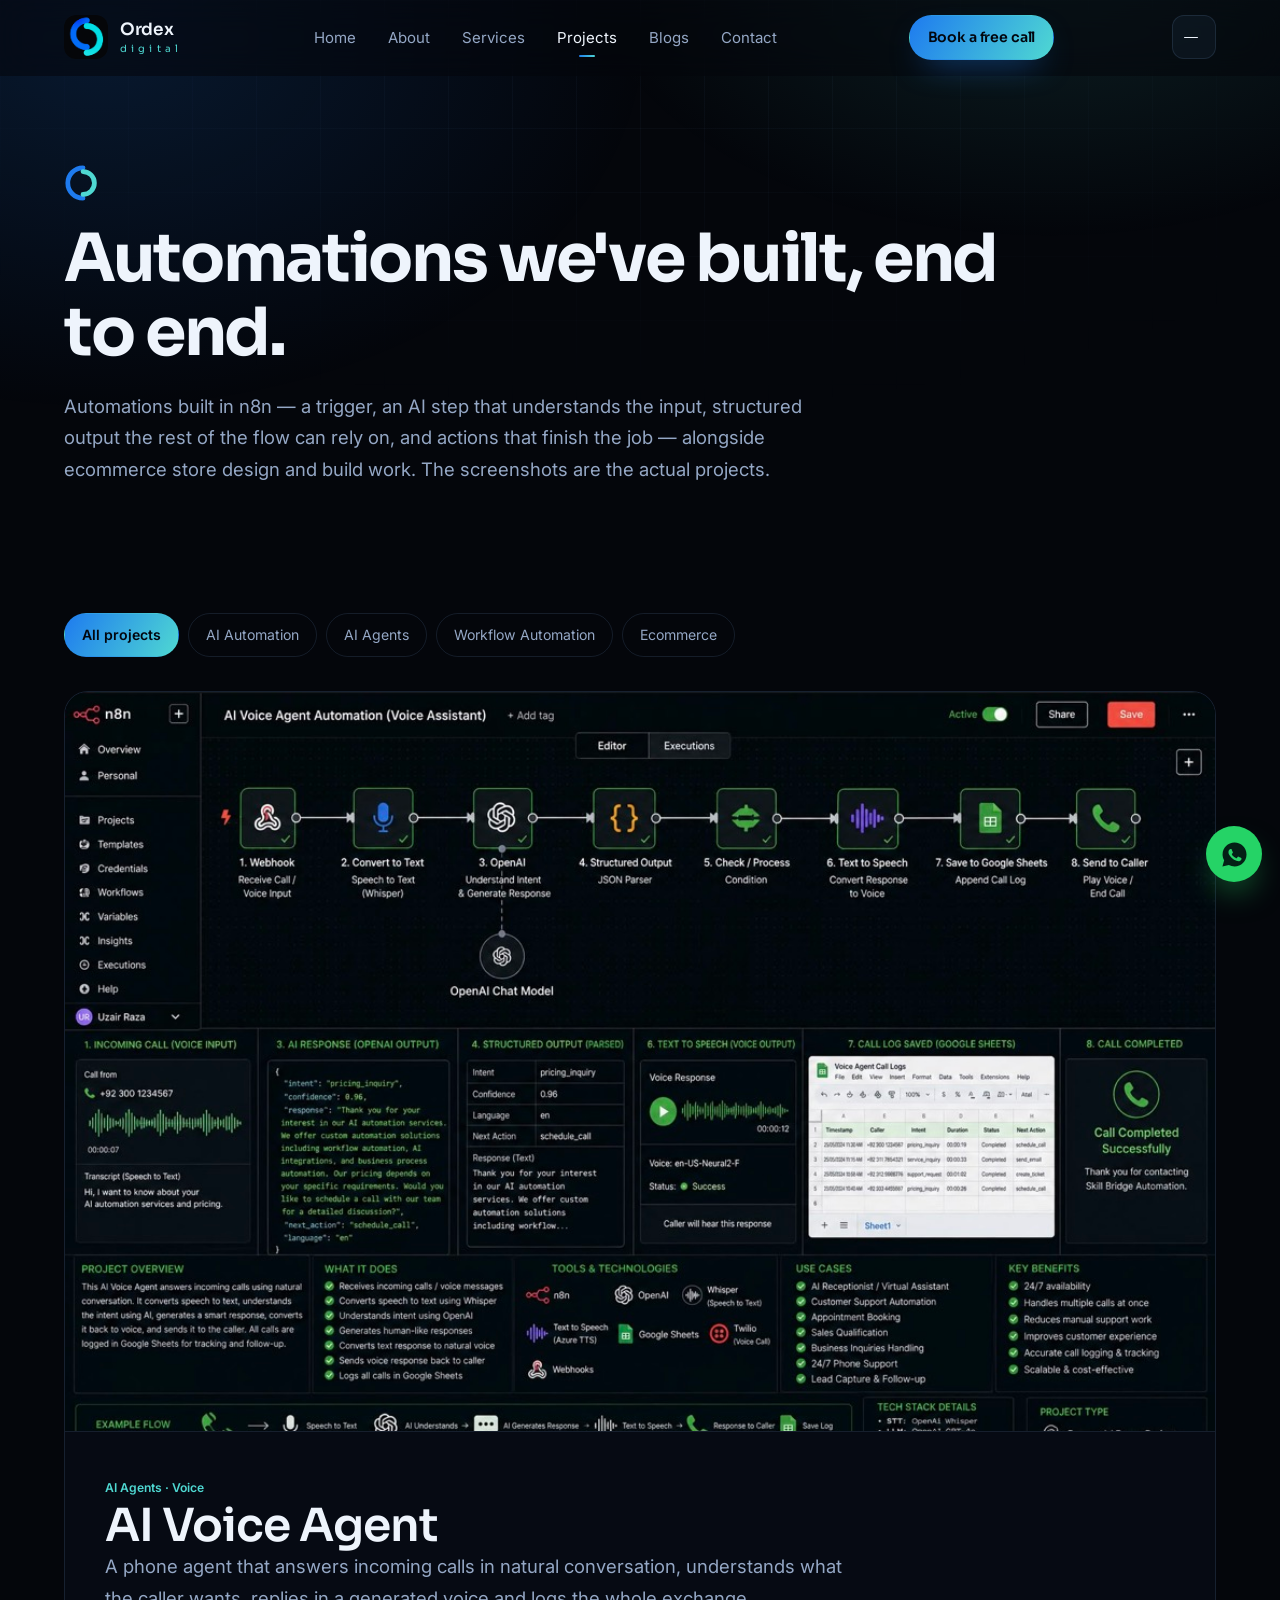
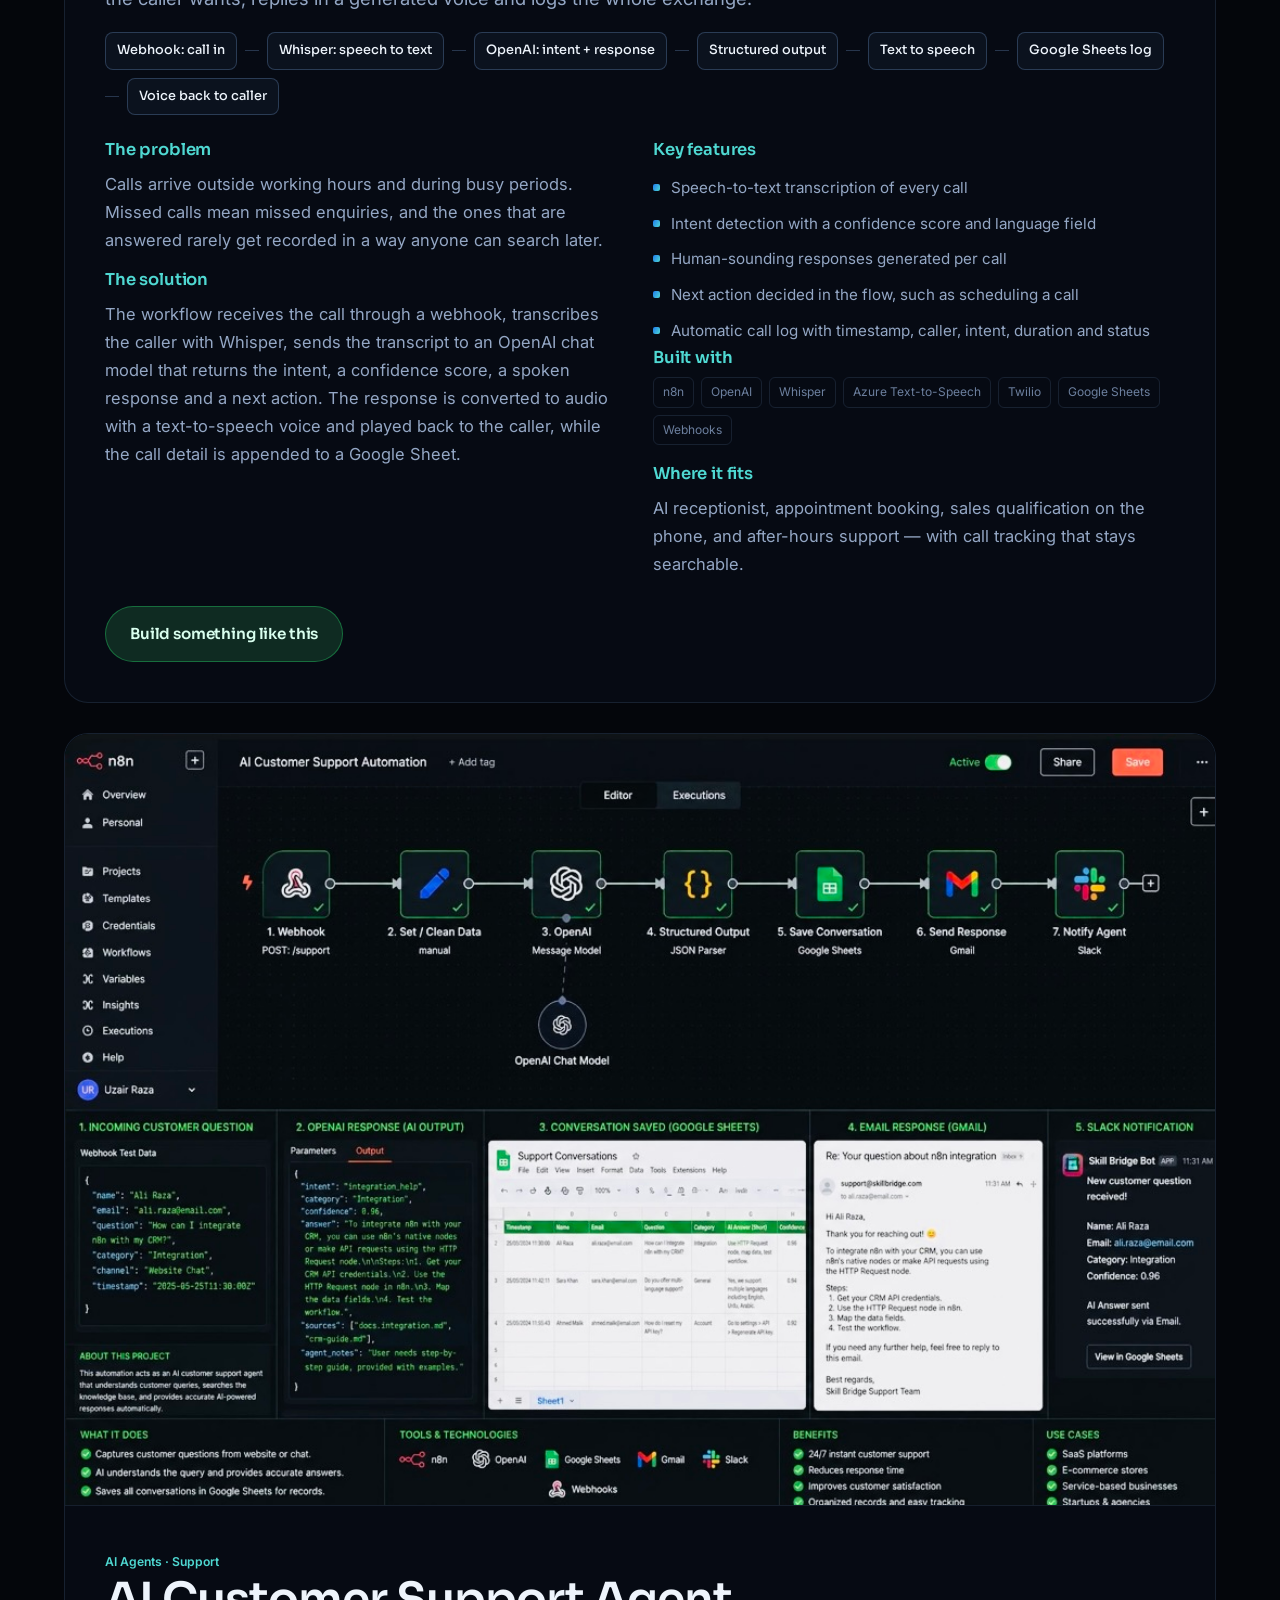
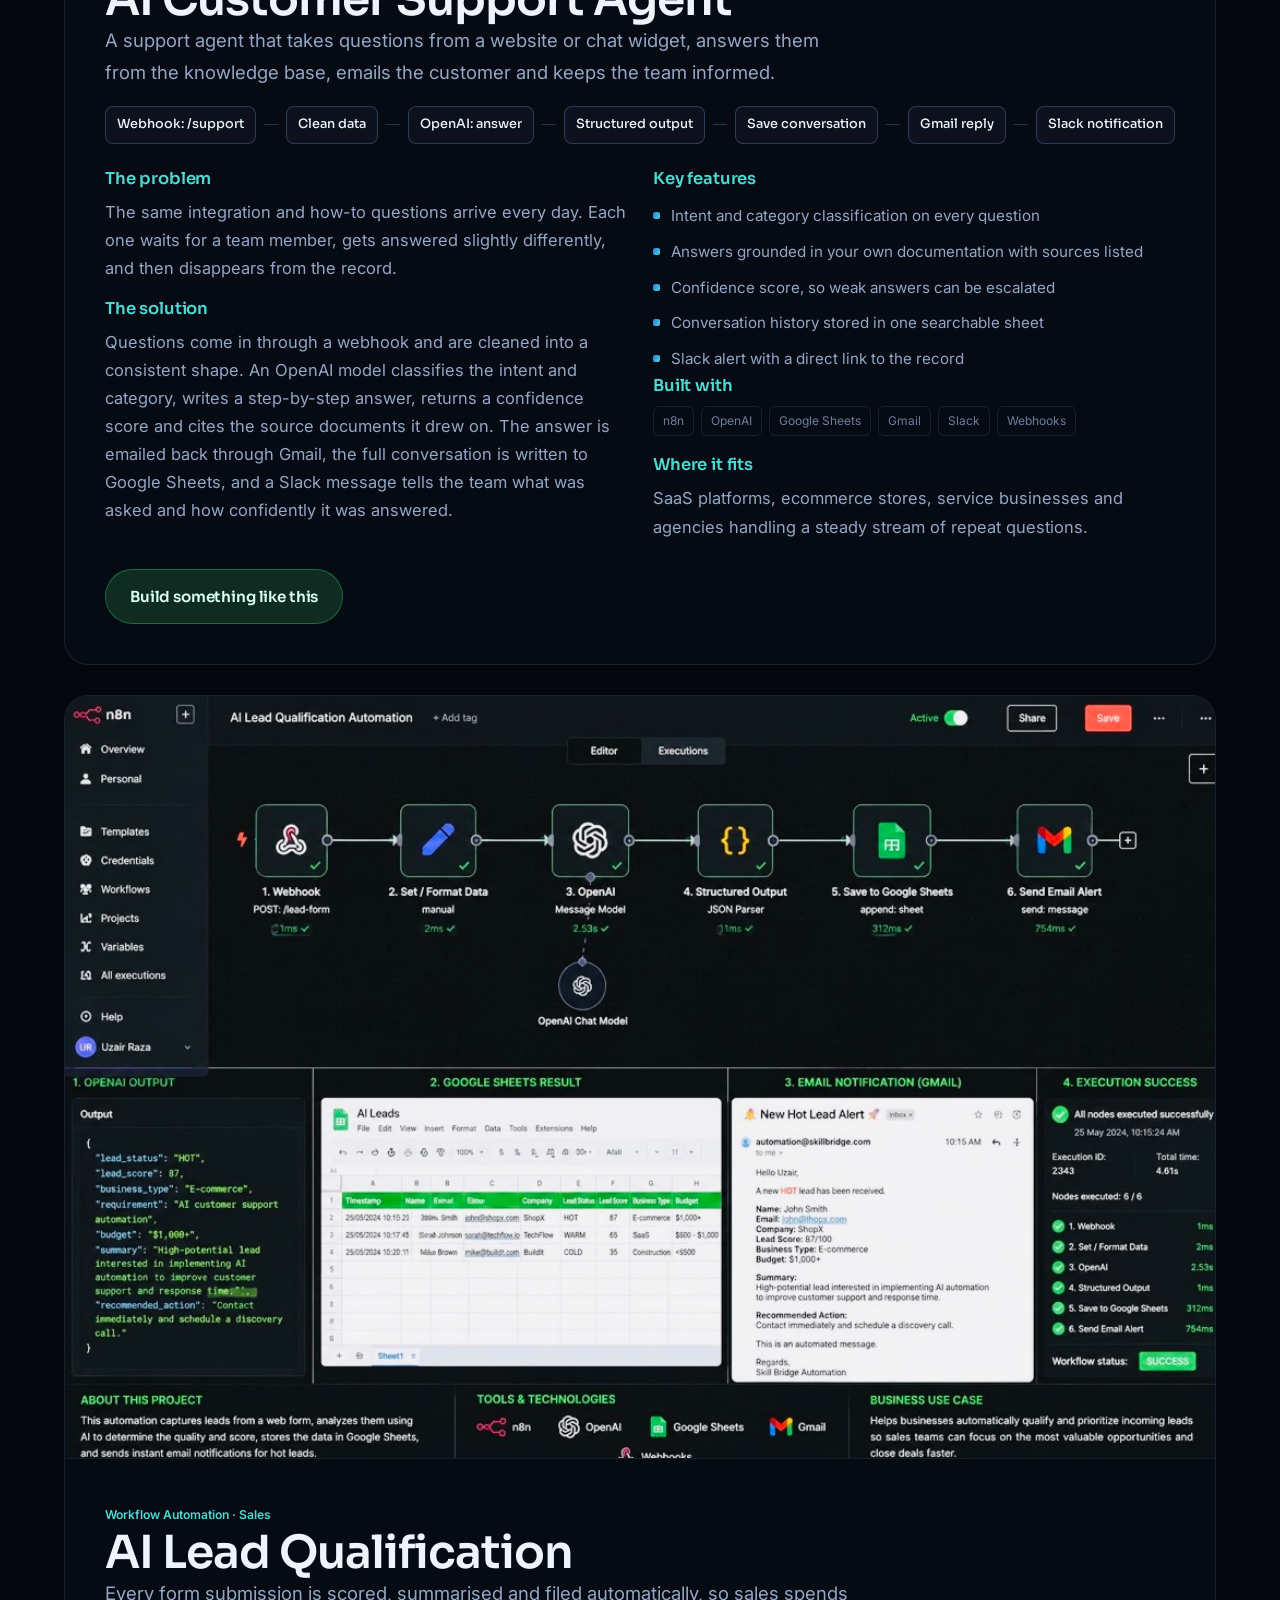
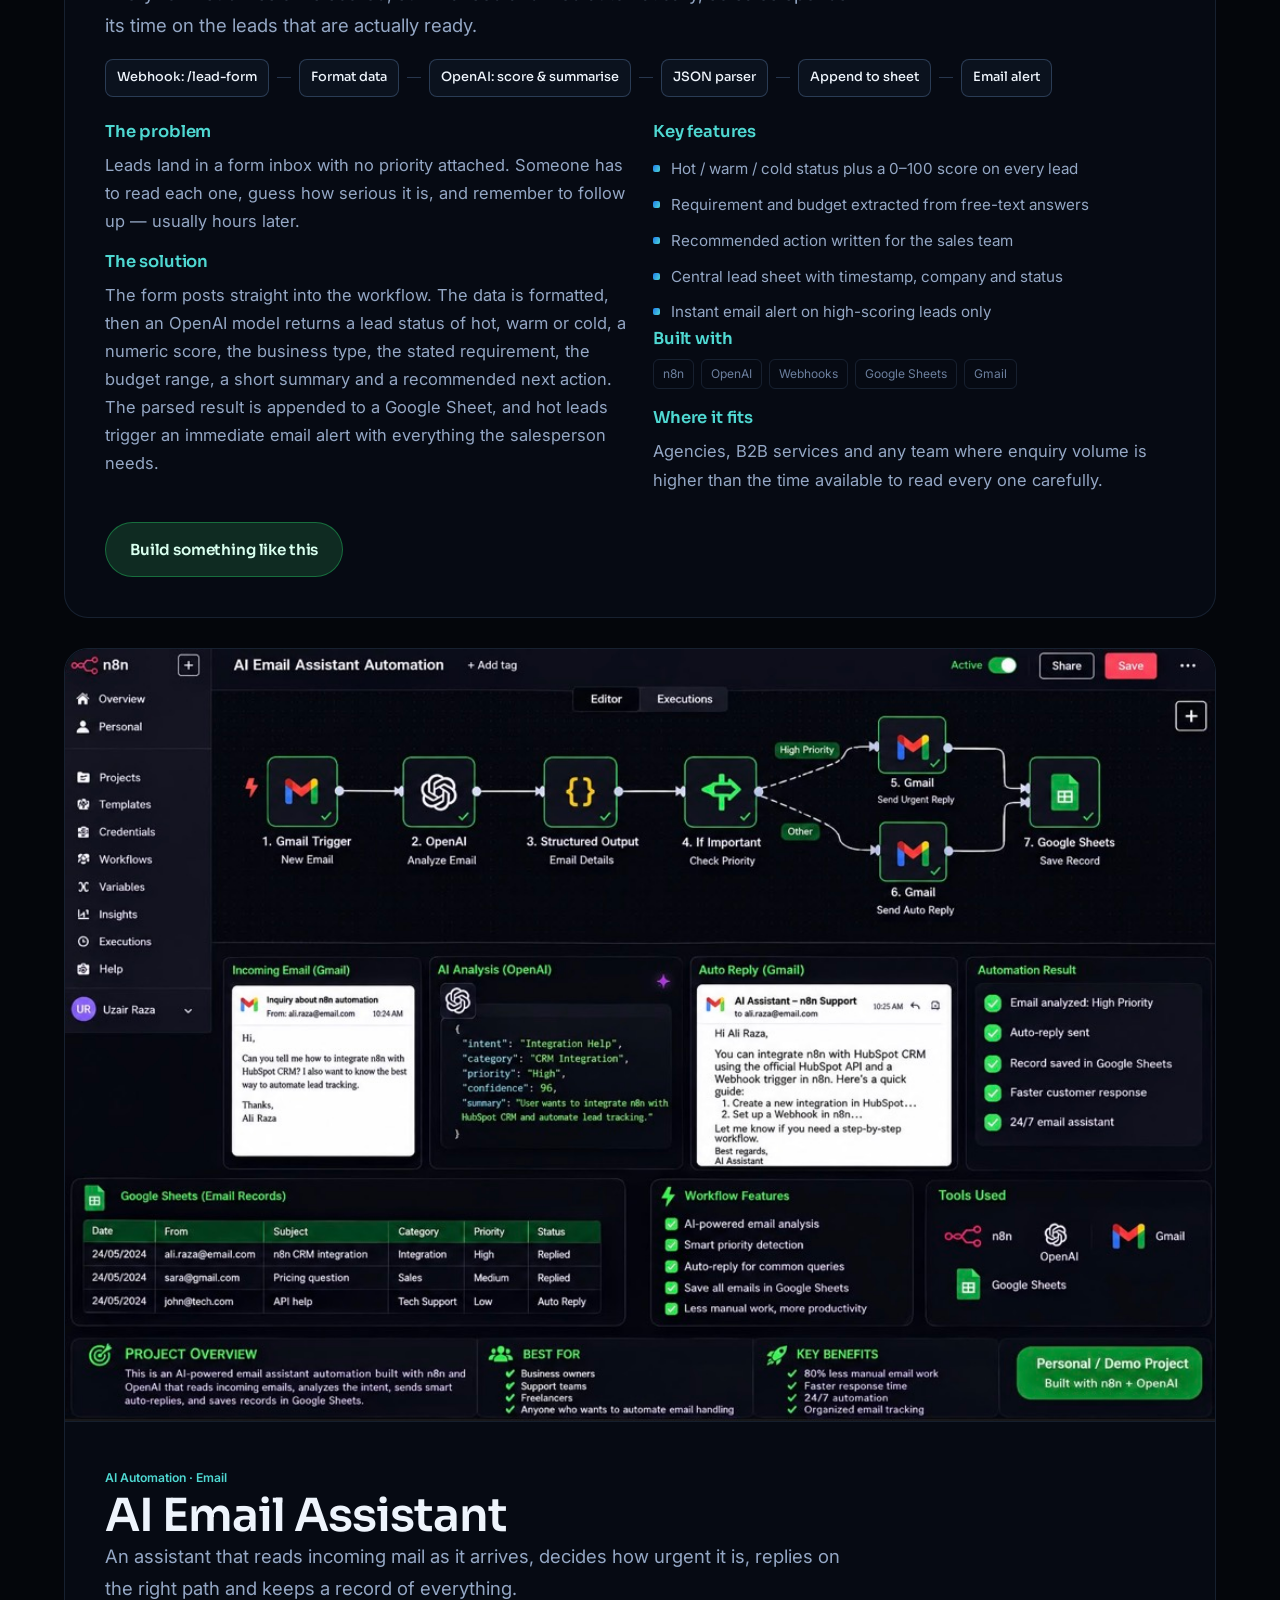
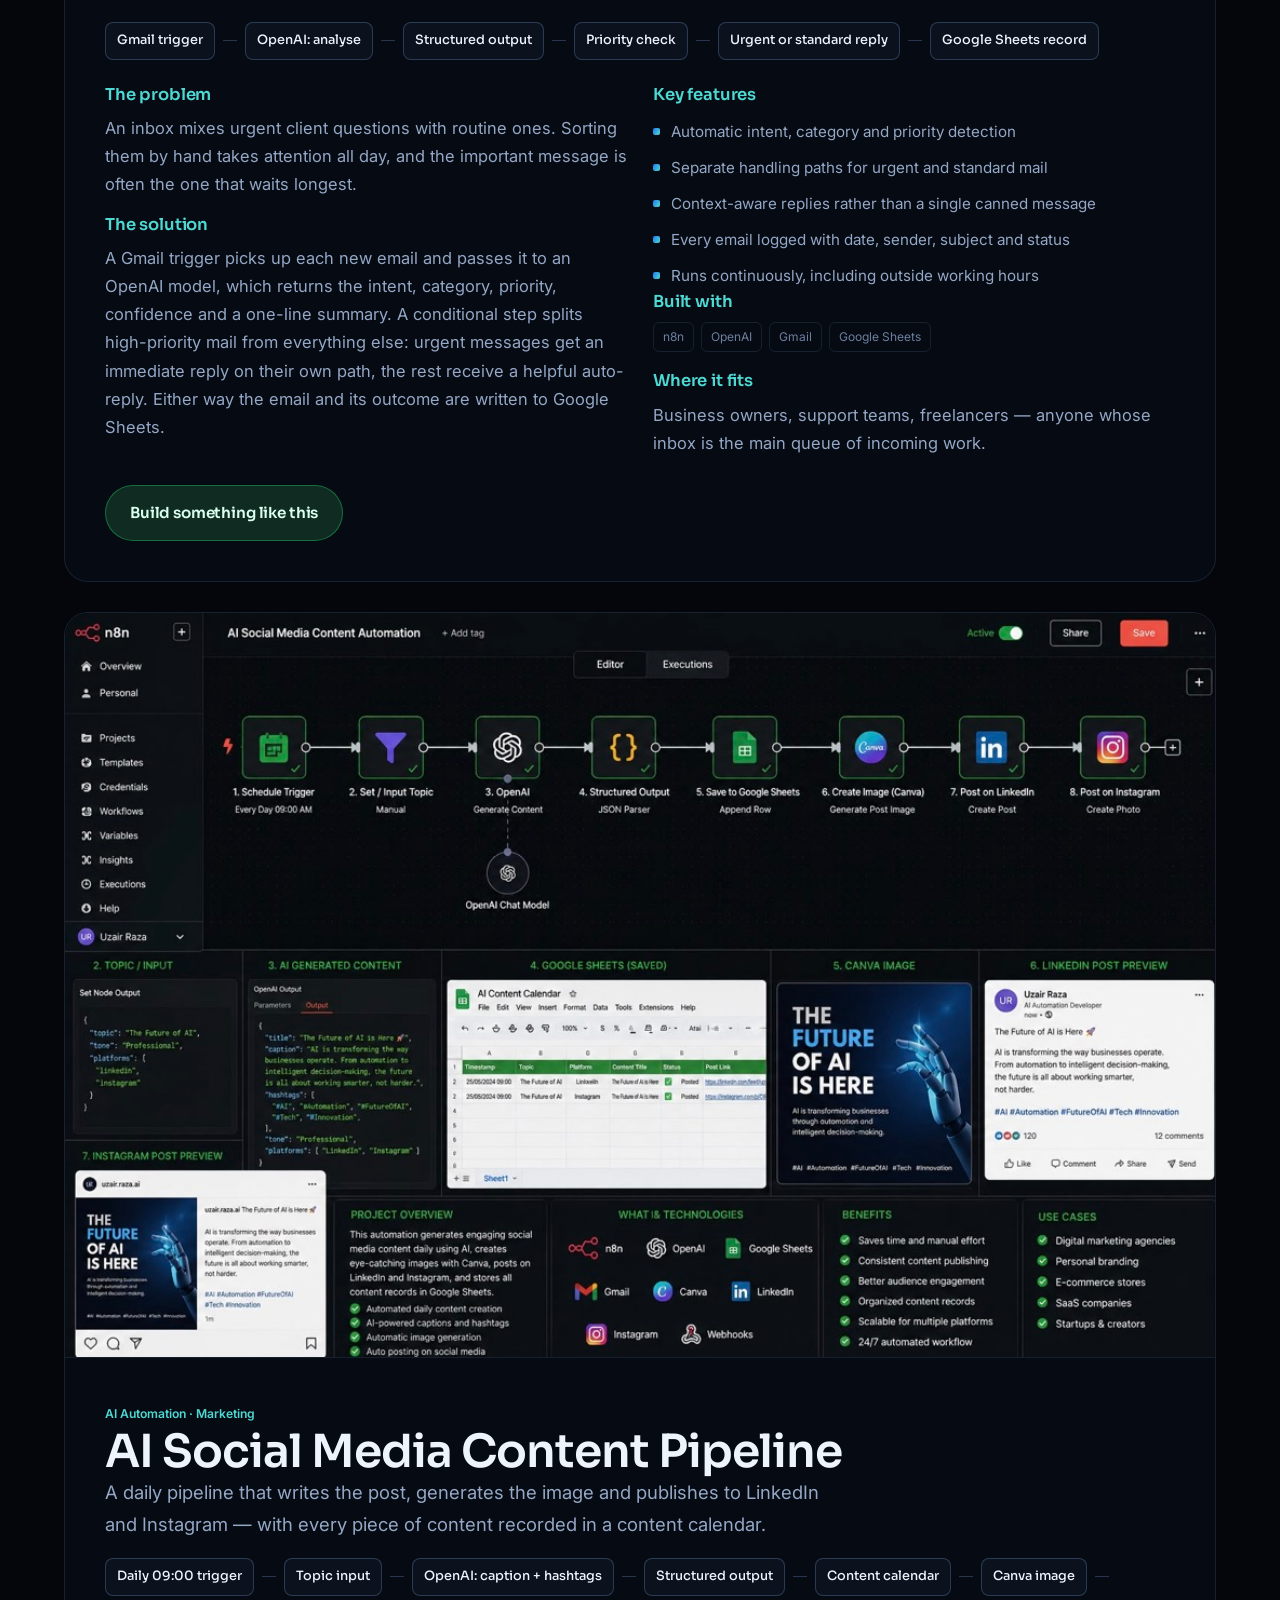
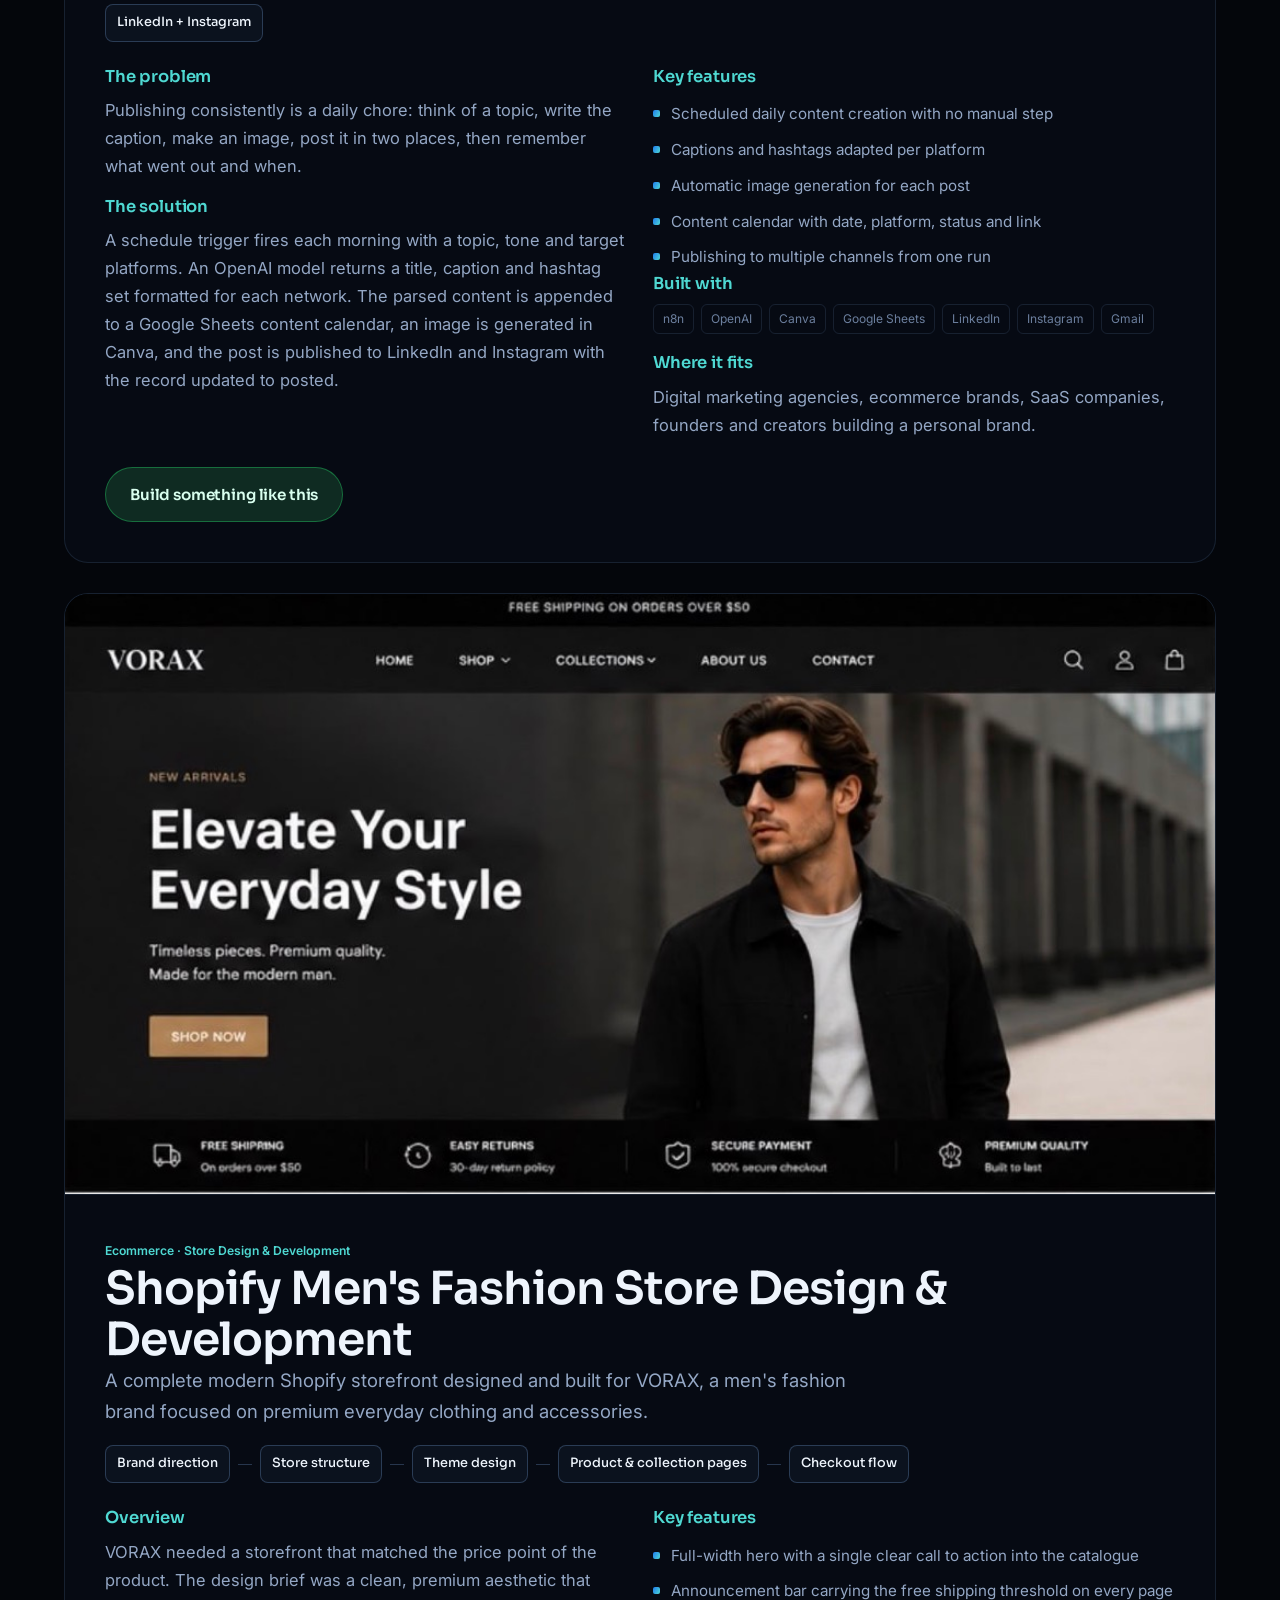
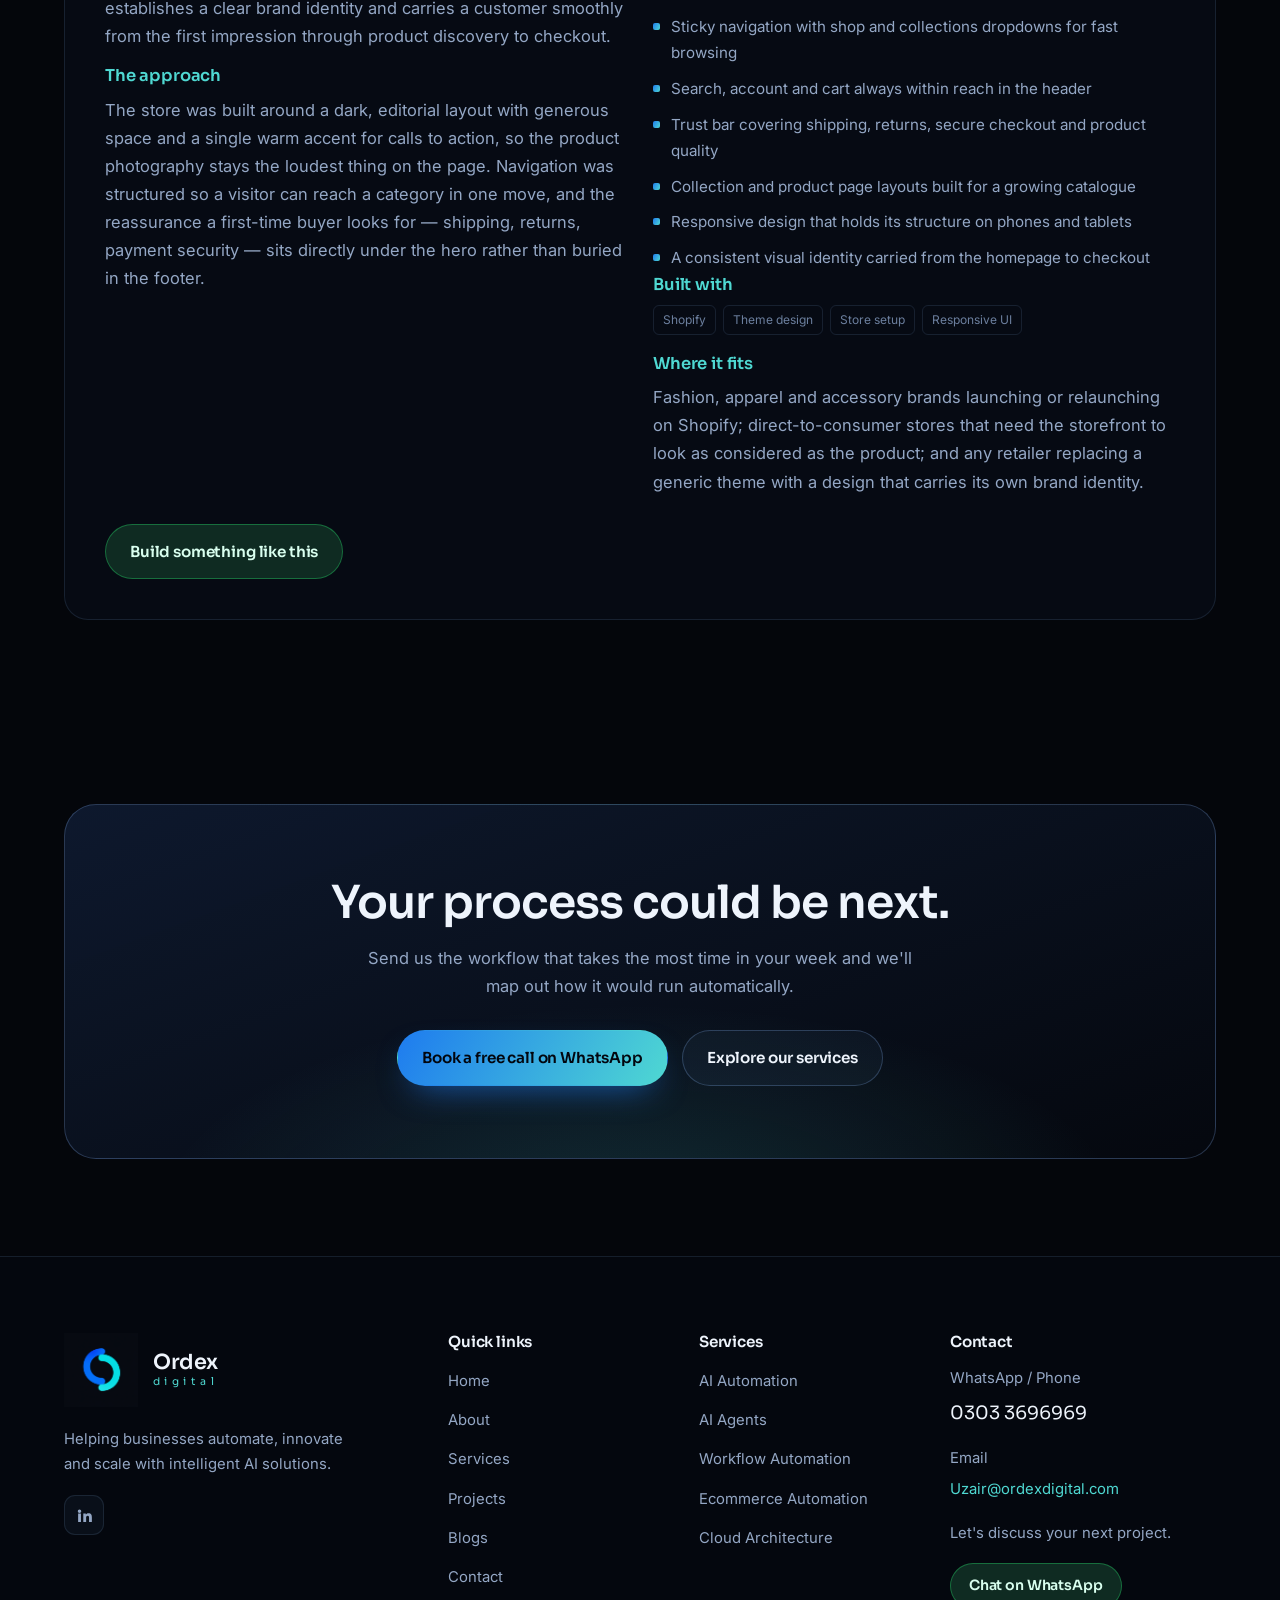
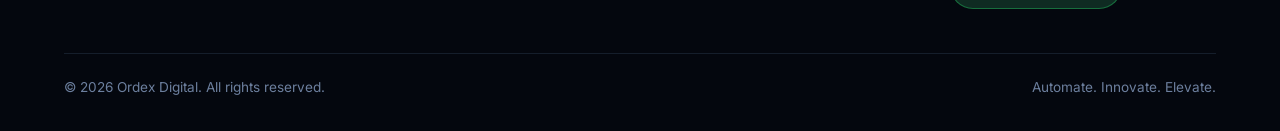
<file: projects.html>
<!DOCTYPE html>
<html lang="en">
<head>
<meta charset="utf-8">
<meta name="viewport" content="width=device-width, initial-scale=1">
<title>Projects — AI Automations Built by Ordex Digital</title>
<meta name="description" content="Working AI automations built with n8n and OpenAI: voice agent, customer support agent, lead qualification, email assistant and a social content pipeline.">
<meta property="og:title" content="Projects — AI Automations Built by Ordex Digital">
<meta property="og:description" content="Working AI automations built with n8n and OpenAI: voice agent, customer support agent, lead qualification, email assistant and a social content pipeline.">
<meta property="og:image" content="assets/img/ordex-mark.png">
<meta property="og:type" content="website">
<link rel="icon" href="assets/img/ordex-mark.png">
<link rel="canonical" href="projects.html">
<link rel="stylesheet" href="assets/css/styles.css">
</head>
<body data-page="projects">

<!-- ============ NAVIGATION ============ -->
<header class="nav">
  <div class="nav__inner">
    <a class="brand" href="index.html" aria-label="Ordex Digital — home">
      <span class="brand__mark"><img src="assets/img/ordex-mark.png" alt="Ordex Digital logo"></span>
      <span class="brand__type">
        <span class="brand__name">Ordex</span>
        <span class="brand__sub">digital</span>
      </span>
    </a>

    <nav class="nav__links" aria-label="Main navigation">
      <a href="index.html" data-nav="home">Home</a>
      <a href="about.html" data-nav="about">About</a>
      <a href="services.html" data-nav="services">Services</a>
      <a href="projects.html" data-nav="projects">Projects</a>
      <a href="blogs.html" data-nav="blogs">Blogs</a>
      <a href="contact.html" data-nav="contact">Contact</a>
    </nav>

    <a href="https://wa.me/923033696969" target="_blank" rel="noopener" class="btn btn--primary btn--sm nav__cta" data-wa="Hello Ordex Digital, I would like to book a free consultation and discuss my project.">Book a free call</a>

    <button class="burger" aria-label="Open menu" aria-expanded="false" aria-controls="drawer">
      <span></span><span></span><span></span>
    </button>
  </div>
</header>

<div class="drawer" id="drawer">
  <a class="drawer__link" href="index.html" data-nav="home">Home</a>
  <a class="drawer__link" href="about.html" data-nav="about">About</a>
  <a class="drawer__link" href="services.html" data-nav="services">Services</a>
  <a class="drawer__link" href="projects.html" data-nav="projects">Projects</a>
  <a class="drawer__link" href="blogs.html" data-nav="blogs">Blogs</a>
  <a class="drawer__link" href="contact.html" data-nav="contact">Contact</a>
  <a href="https://wa.me/923033696969" target="_blank" rel="noopener" class="btn btn--primary btn--full" data-wa="Hello Ordex Digital, I would like to book a free consultation and discuss my project.">Book a free call on WhatsApp</a>
  <div class="drawer__foot">WhatsApp <span data-wa-number>0303 3696969</span></div>
</div>

<main>

<section class="page-head">
  <div class="shell">
    <svg class="arc" viewBox="0 0 40 40" aria-hidden="true"><path d="M20 4a16 16 0 0 0 0 32" fill="none" stroke="#1E7BEF" stroke-width="5" stroke-linecap="round"/><path d="M20 8a12 12 0 0 1 0 24" fill="none" stroke="#4FD8D2" stroke-width="5" stroke-linecap="round"/></svg>
    <h1>Automations we've built, end to end.</h1>
    <p class="lead">Automations built in n8n — a trigger, an AI step that understands the input, structured output the rest of the flow can rely on, and actions that finish the job — alongside ecommerce store design and build work. The screenshots are the actual projects.</p>
  </div>
</section>

<section class="section--tight">
  <div class="shell">
    <div class="filters" role="group" aria-label="Filter projects by category">
      <button class="filter" data-filter="all" aria-pressed="true">All projects</button>
      <button class="filter" data-filter="ai-automation" aria-pressed="false">AI Automation</button>
      <button class="filter" data-filter="ai-agents" aria-pressed="false">AI Agents</button>
      <button class="filter" data-filter="workflow" aria-pressed="false">Workflow Automation</button>
      <button class="filter" data-filter="ecommerce" aria-pressed="false">Ecommerce</button>
    </div>

    <div class="empty" id="filterEmpty" hidden>
      <p>No published build in this category yet — the work in progress isn't shareable. Tell us what you need here and we'll walk you through how we'd approach it.</p>
      <a href="https://wa.me/923033696969" target="_blank" rel="noopener" class="btn btn--wa btn--sm" data-wa="Hello Ordex Digital, I would like to discuss a project in this area.">Ask about this area</a>
    </div>

    <!-- ===== PROJECT: VOICE AGENT ===== -->
    <article class="case reveal" id="voice-agent" data-category="ai-agents">
      <div class="case__shot">
        <img src="assets/img/project-voice-agent.jpg" alt="n8n workflow: webhook receives a call, Whisper converts speech to text, OpenAI understands intent and generates a response, text to speech converts it back to voice, the call is logged in Google Sheets and played back to the caller" loading="lazy">
      </div>
      <div class="case__body">
        <span class="post__cat">AI Agents · Voice</span>
        <h2>AI Voice Agent</h2>
        <p class="lead">A phone agent that answers incoming calls in natural conversation, understands what the caller wants, replies in a generated voice and logs the whole exchange.</p>

        <div class="flow">
          <b>Webhook: call in</b><i></i><b>Whisper: speech to text</b><i></i><b>OpenAI: intent + response</b><i></i><b>Structured output</b><i></i><b>Text to speech</b><i></i><b>Google Sheets log</b><i></i><b>Voice back to caller</b>
        </div>

        <div class="case__grid">
          <div>
            <h4>The problem</h4>
            <p class="muted">Calls arrive outside working hours and during busy periods. Missed calls mean missed enquiries, and the ones that are answered rarely get recorded in a way anyone can search later.</p>
            <h4>The solution</h4>
            <p class="muted" style="margin-bottom:0">The workflow receives the call through a webhook, transcribes the caller with Whisper, sends the transcript to an OpenAI chat model that returns the intent, a confidence score, a spoken response and a next action. The response is converted to audio with a text-to-speech voice and played back to the caller, while the call detail is appended to a Google Sheet.</p>
          </div>
          <div>
            <h4>Key features</h4>
            <ul class="ticks">
              <li>Speech-to-text transcription of every call</li>
              <li>Intent detection with a confidence score and language field</li>
              <li>Human-sounding responses generated per call</li>
              <li>Next action decided in the flow, such as scheduling a call</li>
              <li>Automatic call log with timestamp, caller, intent, duration and status</li>
            </ul>
            <h4>Built with</h4>
            <div class="stack"><span>n8n</span><span>OpenAI</span><span>Whisper</span><span>Azure Text-to-Speech</span><span>Twilio</span><span>Google Sheets</span><span>Webhooks</span></div>
            <h4>Where it fits</h4>
            <p class="muted" style="margin-bottom:0">AI receptionist, appointment booking, sales qualification on the phone, and after-hours support — with call tracking that stays searchable.</p>
          </div>
        </div>

        <div class="btn-row" style="margin-top:28px">
          <a href="https://wa.me/923033696969" target="_blank" rel="noopener" class="btn btn--wa" data-wa="Hello Ordex Digital, I am interested in building an AI Voice Agent for my business.">Build something like this</a>
        </div>
      </div>
    </article>

    <!-- ===== PROJECT: CUSTOMER SUPPORT ===== -->
    <article class="case reveal" id="customer-support" data-category="ai-agents ai-automation">
      <div class="case__shot">
        <img src="assets/img/project-customer-support.jpg" alt="n8n workflow: webhook receives a support question, data is cleaned, OpenAI answers it, the structured result is parsed, the conversation is saved to Google Sheets, a reply is emailed and the team is notified in Slack" loading="lazy">
      </div>
      <div class="case__body">
        <span class="post__cat">AI Agents · Support</span>
        <h2>AI Customer Support Agent</h2>
        <p class="lead">A support agent that takes questions from a website or chat widget, answers them from the knowledge base, emails the customer and keeps the team informed.</p>

        <div class="flow">
          <b>Webhook: /support</b><i></i><b>Clean data</b><i></i><b>OpenAI: answer</b><i></i><b>Structured output</b><i></i><b>Save conversation</b><i></i><b>Gmail reply</b><i></i><b>Slack notification</b>
        </div>

        <div class="case__grid">
          <div>
            <h4>The problem</h4>
            <p class="muted">The same integration and how-to questions arrive every day. Each one waits for a team member, gets answered slightly differently, and then disappears from the record.</p>
            <h4>The solution</h4>
            <p class="muted" style="margin-bottom:0">Questions come in through a webhook and are cleaned into a consistent shape. An OpenAI model classifies the intent and category, writes a step-by-step answer, returns a confidence score and cites the source documents it drew on. The answer is emailed back through Gmail, the full conversation is written to Google Sheets, and a Slack message tells the team what was asked and how confidently it was answered.</p>
          </div>
          <div>
            <h4>Key features</h4>
            <ul class="ticks">
              <li>Intent and category classification on every question</li>
              <li>Answers grounded in your own documentation with sources listed</li>
              <li>Confidence score, so weak answers can be escalated</li>
              <li>Conversation history stored in one searchable sheet</li>
              <li>Slack alert with a direct link to the record</li>
            </ul>
            <h4>Built with</h4>
            <div class="stack"><span>n8n</span><span>OpenAI</span><span>Google Sheets</span><span>Gmail</span><span>Slack</span><span>Webhooks</span></div>
            <h4>Where it fits</h4>
            <p class="muted" style="margin-bottom:0">SaaS platforms, ecommerce stores, service businesses and agencies handling a steady stream of repeat questions.</p>
          </div>
        </div>

        <div class="btn-row" style="margin-top:28px">
          <a href="https://wa.me/923033696969" target="_blank" rel="noopener" class="btn btn--wa" data-wa="Hello Ordex Digital, I am interested in an AI Customer Support Agent for my business.">Build something like this</a>
        </div>
      </div>
    </article>

    <!-- ===== PROJECT: LEAD QUALIFICATION ===== -->
    <article class="case reveal" id="lead-qualification" data-category="workflow ai-automation">
      <div class="case__shot">
        <img src="assets/img/project-lead-qualification.jpg" alt="n8n workflow: lead form webhook, data formatting, OpenAI scoring, JSON parsing, append to Google Sheets and send an email alert for hot leads" loading="lazy">
      </div>
      <div class="case__body">
        <span class="post__cat">Workflow Automation · Sales</span>
        <h2>AI Lead Qualification</h2>
        <p class="lead">Every form submission is scored, summarised and filed automatically, so sales spends its time on the leads that are actually ready.</p>

        <div class="flow">
          <b>Webhook: /lead-form</b><i></i><b>Format data</b><i></i><b>OpenAI: score &amp; summarise</b><i></i><b>JSON parser</b><i></i><b>Append to sheet</b><i></i><b>Email alert</b>
        </div>

        <div class="case__grid">
          <div>
            <h4>The problem</h4>
            <p class="muted">Leads land in a form inbox with no priority attached. Someone has to read each one, guess how serious it is, and remember to follow up — usually hours later.</p>
            <h4>The solution</h4>
            <p class="muted" style="margin-bottom:0">The form posts straight into the workflow. The data is formatted, then an OpenAI model returns a lead status of hot, warm or cold, a numeric score, the business type, the stated requirement, the budget range, a short summary and a recommended next action. The parsed result is appended to a Google Sheet, and hot leads trigger an immediate email alert with everything the salesperson needs.</p>
          </div>
          <div>
            <h4>Key features</h4>
            <ul class="ticks">
              <li>Hot / warm / cold status plus a 0–100 score on every lead</li>
              <li>Requirement and budget extracted from free-text answers</li>
              <li>Recommended action written for the sales team</li>
              <li>Central lead sheet with timestamp, company and status</li>
              <li>Instant email alert on high-scoring leads only</li>
            </ul>
            <h4>Built with</h4>
            <div class="stack"><span>n8n</span><span>OpenAI</span><span>Webhooks</span><span>Google Sheets</span><span>Gmail</span></div>
            <h4>Where it fits</h4>
            <p class="muted" style="margin-bottom:0">Agencies, B2B services and any team where enquiry volume is higher than the time available to read every one carefully.</p>
          </div>
        </div>

        <div class="btn-row" style="margin-top:28px">
          <a href="https://wa.me/923033696969" target="_blank" rel="noopener" class="btn btn--wa" data-wa="Hello Ordex Digital, I am interested in an AI Lead Qualification system.">Build something like this</a>
        </div>
      </div>
    </article>

    <!-- ===== PROJECT: EMAIL ASSISTANT ===== -->
    <article class="case reveal" id="email-assistant" data-category="ai-automation workflow">
      <div class="case__shot">
        <img src="assets/img/project-email-assistant.jpg" alt="n8n workflow: Gmail trigger on new email, OpenAI analysis, structured output, priority check, urgent or standard auto reply, and a record saved to Google Sheets" loading="lazy">
      </div>
      <div class="case__body">
        <span class="post__cat">AI Automation · Email</span>
        <h2>AI Email Assistant</h2>
        <p class="lead">An assistant that reads incoming mail as it arrives, decides how urgent it is, replies on the right path and keeps a record of everything.</p>

        <div class="flow">
          <b>Gmail trigger</b><i></i><b>OpenAI: analyse</b><i></i><b>Structured output</b><i></i><b>Priority check</b><i></i><b>Urgent or standard reply</b><i></i><b>Google Sheets record</b>
        </div>

        <div class="case__grid">
          <div>
            <h4>The problem</h4>
            <p class="muted">An inbox mixes urgent client questions with routine ones. Sorting them by hand takes attention all day, and the important message is often the one that waits longest.</p>
            <h4>The solution</h4>
            <p class="muted" style="margin-bottom:0">A Gmail trigger picks up each new email and passes it to an OpenAI model, which returns the intent, category, priority, confidence and a one-line summary. A conditional step splits high-priority mail from everything else: urgent messages get an immediate reply on their own path, the rest receive a helpful auto-reply. Either way the email and its outcome are written to Google Sheets.</p>
          </div>
          <div>
            <h4>Key features</h4>
            <ul class="ticks">
              <li>Automatic intent, category and priority detection</li>
              <li>Separate handling paths for urgent and standard mail</li>
              <li>Context-aware replies rather than a single canned message</li>
              <li>Every email logged with date, sender, subject and status</li>
              <li>Runs continuously, including outside working hours</li>
            </ul>
            <h4>Built with</h4>
            <div class="stack"><span>n8n</span><span>OpenAI</span><span>Gmail</span><span>Google Sheets</span></div>
            <h4>Where it fits</h4>
            <p class="muted" style="margin-bottom:0">Business owners, support teams, freelancers — anyone whose inbox is the main queue of incoming work.</p>
          </div>
        </div>

        <div class="btn-row" style="margin-top:28px">
          <a href="https://wa.me/923033696969" target="_blank" rel="noopener" class="btn btn--wa" data-wa="Hello Ordex Digital, I am interested in an AI Email Assistant for my business.">Build something like this</a>
        </div>
      </div>
    </article>

    <!-- ===== PROJECT: SOCIAL CONTENT ===== -->
    <article class="case reveal" id="social-content" data-category="ai-automation">
      <div class="case__shot">
        <img src="assets/img/project-social-content.jpg" alt="n8n workflow: daily schedule trigger, topic input, OpenAI content generation, JSON parsing, save to Google Sheets, Canva image creation, then posting to LinkedIn and Instagram" loading="lazy">
      </div>
      <div class="case__body">
        <span class="post__cat">AI Automation · Marketing</span>
        <h2>AI Social Media Content Pipeline</h2>
        <p class="lead">A daily pipeline that writes the post, generates the image and publishes to LinkedIn and Instagram — with every piece of content recorded in a content calendar.</p>

        <div class="flow">
          <b>Daily 09:00 trigger</b><i></i><b>Topic input</b><i></i><b>OpenAI: caption + hashtags</b><i></i><b>Structured output</b><i></i><b>Content calendar</b><i></i><b>Canva image</b><i></i><b>LinkedIn + Instagram</b>
        </div>

        <div class="case__grid">
          <div>
            <h4>The problem</h4>
            <p class="muted">Publishing consistently is a daily chore: think of a topic, write the caption, make an image, post it in two places, then remember what went out and when.</p>
            <h4>The solution</h4>
            <p class="muted" style="margin-bottom:0">A schedule trigger fires each morning with a topic, tone and target platforms. An OpenAI model returns a title, caption and hashtag set formatted for each network. The parsed content is appended to a Google Sheets content calendar, an image is generated in Canva, and the post is published to LinkedIn and Instagram with the record updated to posted.</p>
          </div>
          <div>
            <h4>Key features</h4>
            <ul class="ticks">
              <li>Scheduled daily content creation with no manual step</li>
              <li>Captions and hashtags adapted per platform</li>
              <li>Automatic image generation for each post</li>
              <li>Content calendar with date, platform, status and link</li>
              <li>Publishing to multiple channels from one run</li>
            </ul>
            <h4>Built with</h4>
            <div class="stack"><span>n8n</span><span>OpenAI</span><span>Canva</span><span>Google Sheets</span><span>LinkedIn</span><span>Instagram</span><span>Gmail</span></div>
            <h4>Where it fits</h4>
            <p class="muted" style="margin-bottom:0">Digital marketing agencies, ecommerce brands, SaaS companies, founders and creators building a personal brand.</p>
          </div>
        </div>

        <div class="btn-row" style="margin-top:28px">
          <a href="https://wa.me/923033696969" target="_blank" rel="noopener" class="btn btn--wa" data-wa="Hello Ordex Digital, I am interested in an AI Social Media Content Automation.">Build something like this</a>
        </div>
      </div>
    </article>


    <!-- ===== PROJECT: VORAX SHOPIFY STORE ===== -->
    <article class="case reveal" id="vorax-shopify" data-category="ecommerce">
      <div class="case__shot">
        <img src="assets/img/project-vorax-shopify.jpg" alt="VORAX storefront: announcement bar, navigation with shop and collections menus, full-width hero with a New Arrivals headline and Shop Now button, and a trust bar covering shipping, returns, payment and quality" loading="lazy">
      </div>
      <div class="case__body">
        <span class="post__cat">Ecommerce · Store Design &amp; Development</span>
        <h2>Shopify Men's Fashion Store Design &amp; Development</h2>
        <p class="lead">A complete modern Shopify storefront designed and built for VORAX, a men's fashion brand focused on premium everyday clothing and accessories.</p>

        <div class="flow">
          <b>Brand direction</b><i></i><b>Store structure</b><i></i><b>Theme design</b><i></i><b>Product &amp; collection pages</b><i></i><b>Checkout flow</b>
        </div>

        <div class="case__grid">
          <div>
            <h4>Overview</h4>
            <p class="muted">VORAX needed a storefront that matched the price point of the product. The design brief was a clean, premium aesthetic that establishes a clear brand identity and carries a customer smoothly from the first impression through product discovery to checkout.</p>
            <h4>The approach</h4>
            <p class="muted" style="margin-bottom:0">The store was built around a dark, editorial layout with generous space and a single warm accent for calls to action, so the product photography stays the loudest thing on the page. Navigation was structured so a visitor can reach a category in one move, and the reassurance a first-time buyer looks for — shipping, returns, payment security — sits directly under the hero rather than buried in the footer.</p>
          </div>
          <div>
            <h4>Key features</h4>
            <ul class="ticks">
              <li>Full-width hero with a single clear call to action into the catalogue</li>
              <li>Announcement bar carrying the free shipping threshold on every page</li>
              <li>Sticky navigation with shop and collections dropdowns for fast browsing</li>
              <li>Search, account and cart always within reach in the header</li>
              <li>Trust bar covering shipping, returns, secure checkout and product quality</li>
              <li>Collection and product page layouts built for a growing catalogue</li>
              <li>Responsive design that holds its structure on phones and tablets</li>
              <li>A consistent visual identity carried from the homepage to checkout</li>
            </ul>
            <h4>Built with</h4>
            <div class="stack"><span>Shopify</span><span>Theme design</span><span>Store setup</span><span>Responsive UI</span></div>
            <h4>Where it fits</h4>
            <p class="muted" style="margin-bottom:0">Fashion, apparel and accessory brands launching or relaunching on Shopify; direct-to-consumer stores that need the storefront to look as considered as the product; and any retailer replacing a generic theme with a design that carries its own brand identity.</p>
          </div>
        </div>

        <div class="btn-row" style="margin-top:28px">
          <a href="https://wa.me/923033696969" target="_blank" rel="noopener" class="btn btn--wa" data-wa="Hello Ordex Digital, I am interested in a Shopify store design and development project.">Build something like this</a>
        </div>
      </div>
    </article>

  </div>
</section>

<section class="section--tight">
  <div class="shell">
    <div class="cta-band reveal">
      <h2>Your process could be next.</h2>
      <p>Send us the workflow that takes the most time in your week and we'll map out how it would run automatically.</p>
      <div class="btn-row">
        <a href="https://wa.me/923033696969" target="_blank" rel="noopener" class="btn btn--primary" data-wa="Hello Ordex Digital, I would like to book a free consultation and discuss my project.">Book a free call on WhatsApp</a>
        <a class="btn btn--ghost" href="services.html">Explore our services</a>
      </div>
    </div>
  </div>
</section>

</main>

<!-- ============ FOOTER ============ -->
<footer class="footer">
  <div class="shell">
    <div class="footer__grid">
      <div>
        <div class="footer__brand">
          <img class="footer__logo" src="assets/img/ordex-mark.png" alt="Ordex Digital logo">
          <span class="brand__type"><span class="brand__name">Ordex</span><span class="brand__sub">digital</span></span>
        </div>
        <p>Helping businesses automate, innovate and scale with intelligent AI solutions.</p>
        <div class="socials">
          <a href="https://www.linkedin.com/company/ordex-digital/" target="_blank" rel="noopener" aria-label="LinkedIn"><svg viewBox="0 0 24 24"><path d="M4.98 3.5a2.5 2.5 0 1 1 0 5 2.5 2.5 0 0 1 0-5ZM3 9h4v12H3V9Zm7 0h3.8v1.7h.05c.53-.95 1.83-1.95 3.77-1.95 4.03 0 4.78 2.5 4.78 5.76V21h-4v-5.6c0-1.34-.03-3.06-1.9-3.06-1.9 0-2.2 1.45-2.2 2.96V21h-4V9Z"/></svg></a>
        </div>
      </div>

      <div>
        <h4>Quick links</h4>
        <ul>
          <li><a href="index.html">Home</a></li>
          <li><a href="about.html">About</a></li>
          <li><a href="services.html">Services</a></li>
          <li><a href="projects.html">Projects</a></li>
          <li><a href="blogs.html">Blogs</a></li>
          <li><a href="contact.html">Contact</a></li>
        </ul>
      </div>

      <div>
        <h4>Services</h4>
        <ul>
          <li><a href="services.html#ai-automation">AI Automation</a></li>
          <li><a href="services.html#ai-agents">AI Agents</a></li>
          <li><a href="services.html#workflow-automation">Workflow Automation</a></li>
          <li><a href="services.html#ecommerce-automation">Ecommerce Automation</a></li>
          <li><a href="services.html#cloud-architecture">Cloud Architecture</a></li>
        </ul>
      </div>

      <div>
        <h4>Contact</h4>
        <p style="margin-bottom:6px">WhatsApp / Phone</p>
        <p style="color:var(--white); font-family:var(--font-display); font-size:1.15rem" data-wa-number>0303 3696969</p>
        <p style="margin-bottom:6px">Email</p>
        <p style="margin-bottom:18px"><a href="mailto:Uzair@ordexdigital.com" style="color:var(--teal)">Uzair@ordexdigital.com</a></p>
        <p>Let's discuss your next project.</p>
        <a href="https://wa.me/923033696969" target="_blank" rel="noopener" class="btn btn--wa btn--sm" data-wa="Hello Ordex Digital, I would like to discuss a project.">Chat on WhatsApp</a>
      </div>
    </div>

    <div class="footer__bar">
      <span>© <span data-year>2026</span> Ordex Digital. All rights reserved.</span>
      <span>Automate. Innovate. Elevate.</span>
    </div>
  </div>
</footer>

<a href="https://wa.me/923033696969" target="_blank" rel="noopener" class="wa-float" data-wa="Hello Ordex Digital, I would like to discuss a project." aria-label="Chat on WhatsApp">
  <svg viewBox="0 0 24 24" aria-hidden="true"><path d="M12.04 2C6.58 2 2.13 6.45 2.13 11.91c0 1.75.46 3.45 1.32 4.95L2 22l5.27-1.38a9.9 9.9 0 0 0 4.77 1.22h.01c5.46 0 9.9-4.45 9.9-9.91C21.95 6.45 17.5 2 12.04 2Zm5.8 14.16c-.24.68-1.42 1.32-1.95 1.36-.5.05-.96.24-3.23-.67-2.72-1.07-4.44-3.85-4.57-4.03-.13-.18-1.09-1.45-1.09-2.76 0-1.32.69-1.96.94-2.23a.98.98 0 0 1 .71-.33c.18 0 .35 0 .51.01.16.01.38-.06.6.46.23.55.77 1.9.84 2.04.07.14.11.3.02.48-.09.18-.13.29-.26.45-.13.16-.28.35-.4.47-.13.13-.27.28-.12.55.15.27.67 1.1 1.43 1.78.98.87 1.8 1.14 2.07 1.27.27.13.42.11.58-.07.16-.18.67-.78.85-1.05.18-.27.35-.22.6-.13.24.09 1.58.75 1.85.88.27.13.45.2.51.31.07.11.07.64-.16 1.32Z"/></svg>
</a>

<script src="assets/js/main.js"></script>
</body>
</html>
</file>
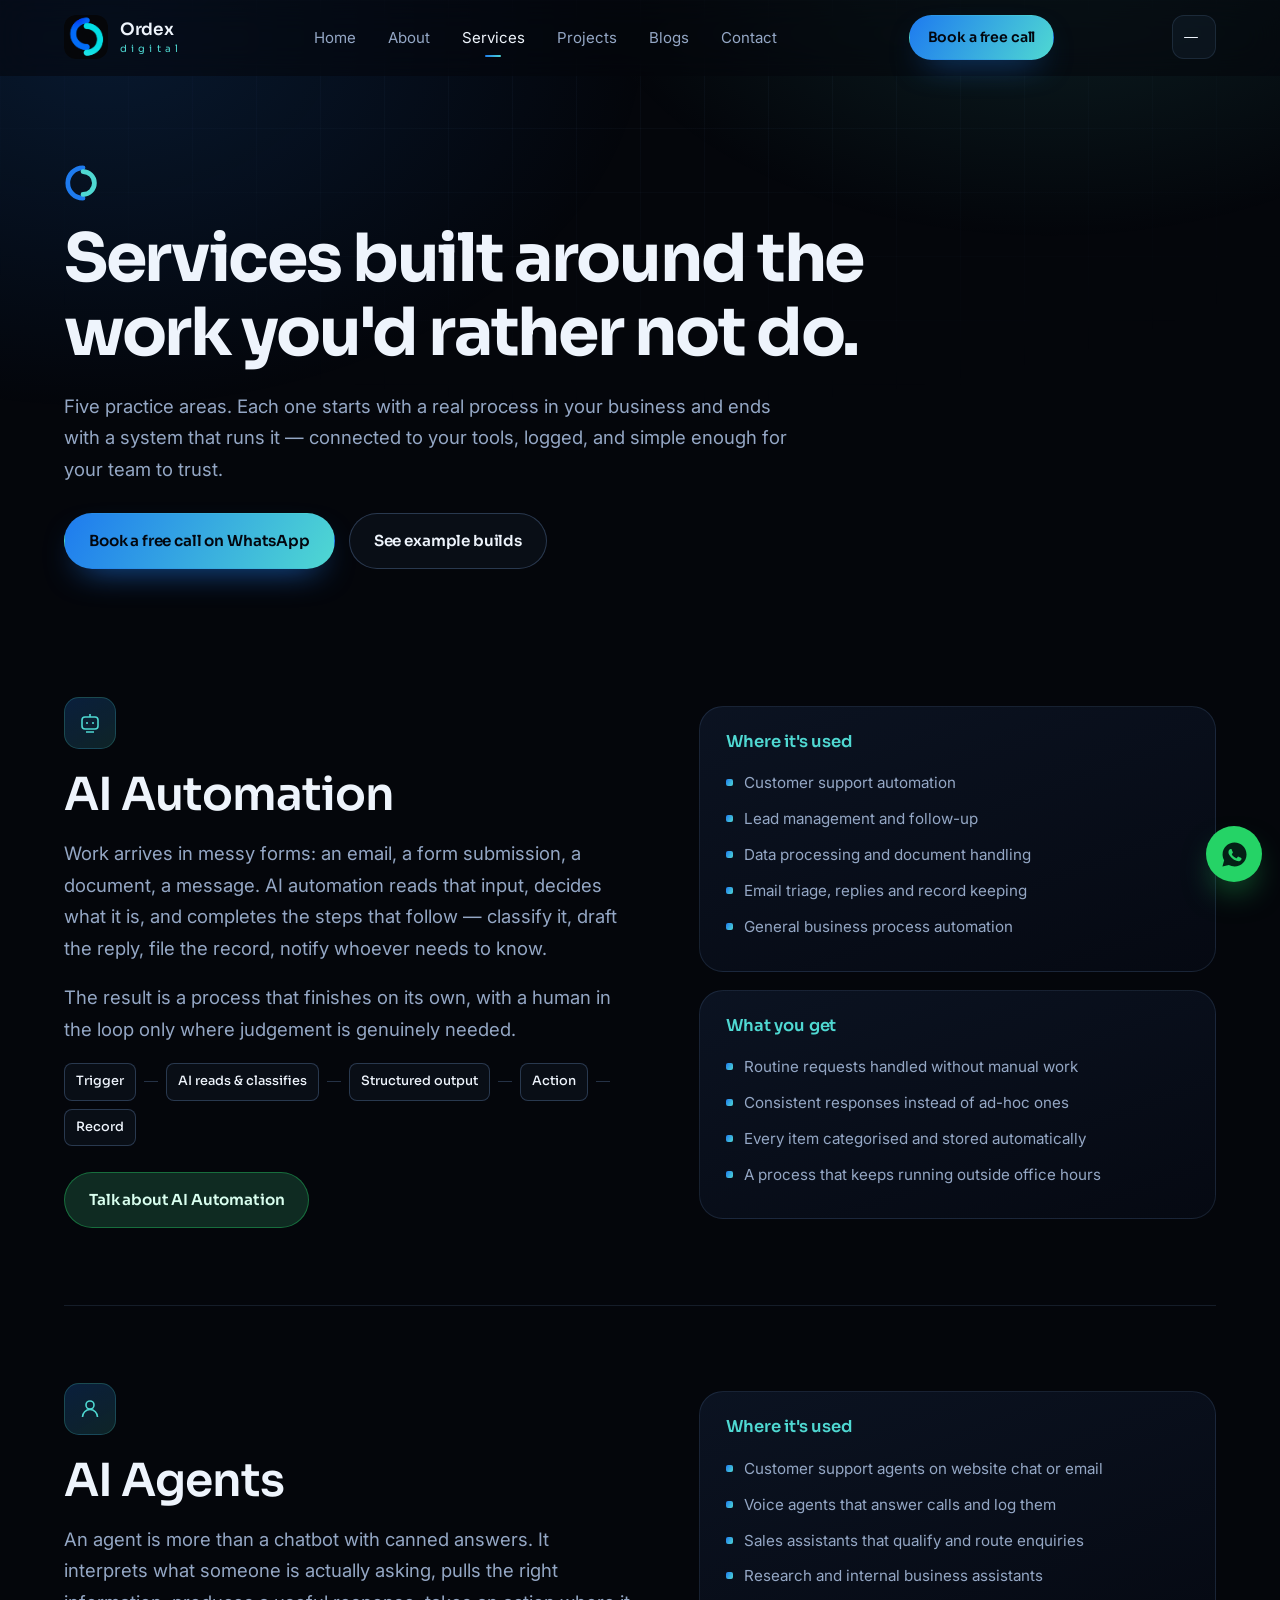
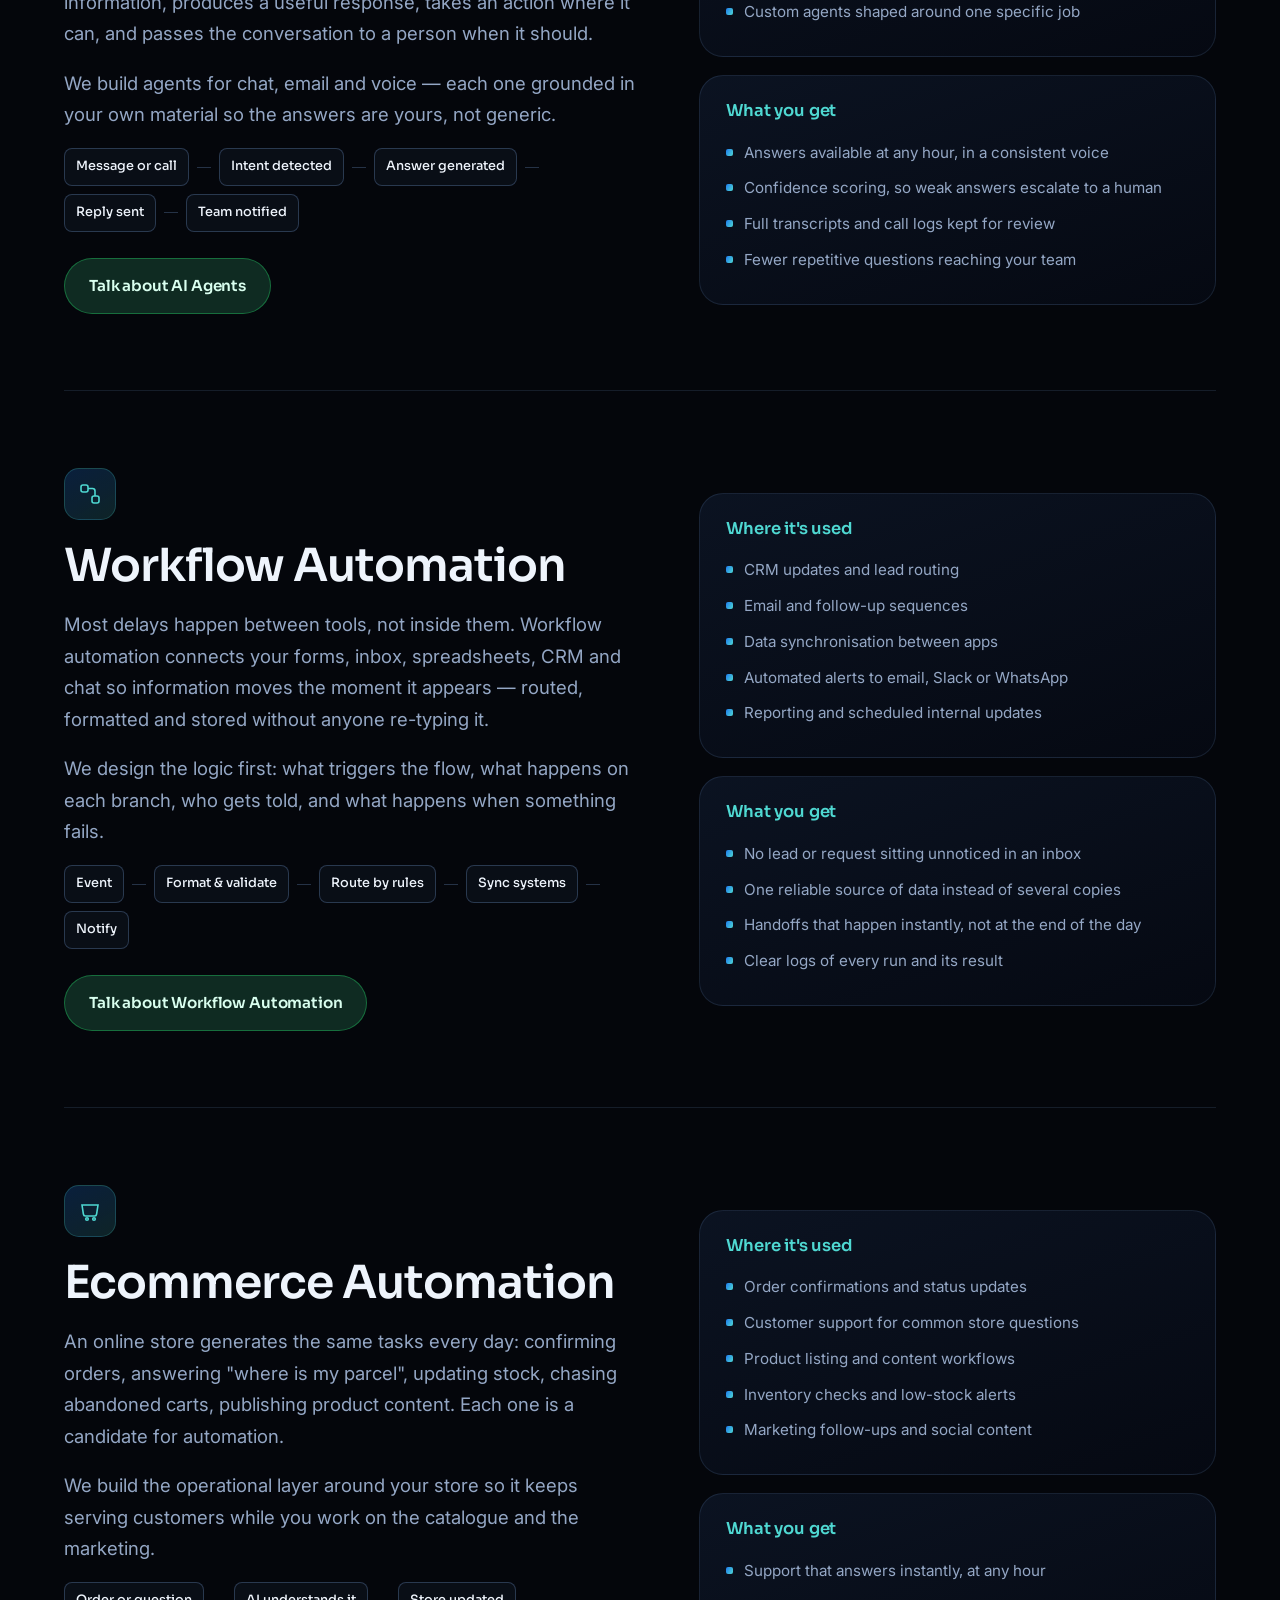
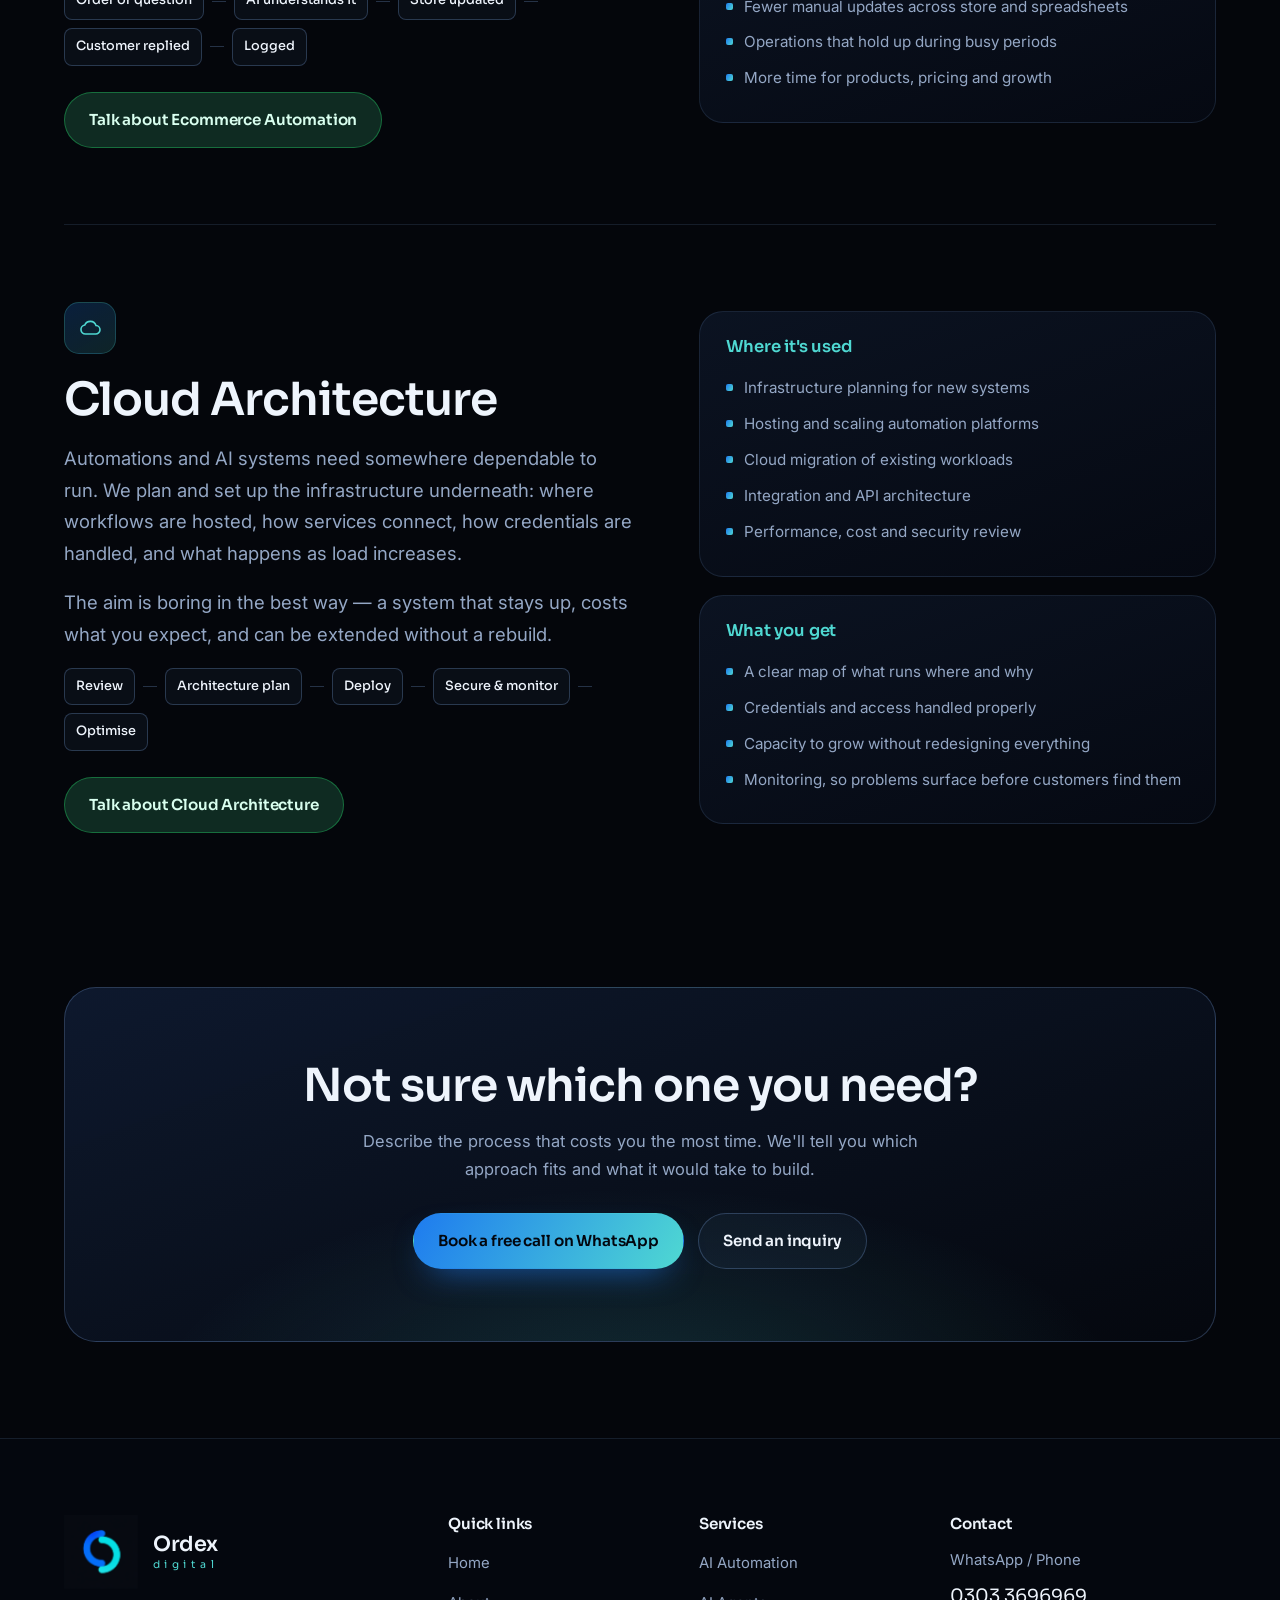
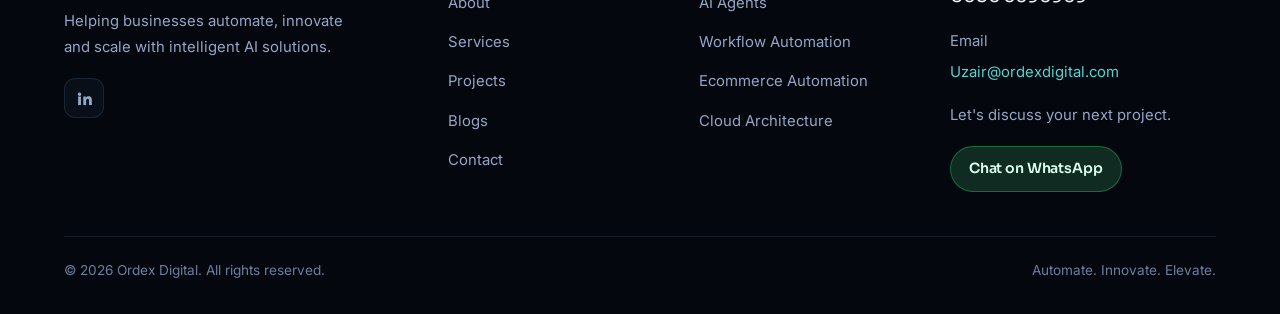
<file: services.html>
<!DOCTYPE html>
<html lang="en">
<head>
<meta charset="utf-8">
<meta name="viewport" content="width=device-width, initial-scale=1">
<title>Services — AI Automation, AI Agents, Workflow, Ecommerce & Cloud | Ordex Digital</title>
<meta name="description" content="AI automation, AI agents, workflow automation, ecommerce automation and cloud architecture — what each service covers, where it is used and what you get.">
<meta property="og:title" content="Services — AI Automation, AI Agents, Workflow, Ecommerce & Cloud | Ordex Digital">
<meta property="og:description" content="AI automation, AI agents, workflow automation, ecommerce automation and cloud architecture — what each service covers, where it is used and what you get.">
<meta property="og:image" content="assets/img/ordex-mark.png">
<meta property="og:type" content="website">
<link rel="icon" href="assets/img/ordex-mark.png">
<link rel="canonical" href="services.html">
<link rel="stylesheet" href="assets/css/styles.css">
</head>
<body data-page="services">

<!-- ============ NAVIGATION ============ -->
<header class="nav">
  <div class="nav__inner">
    <a class="brand" href="index.html" aria-label="Ordex Digital — home">
      <span class="brand__mark"><img src="assets/img/ordex-mark.png" alt="Ordex Digital logo"></span>
      <span class="brand__type">
        <span class="brand__name">Ordex</span>
        <span class="brand__sub">digital</span>
      </span>
    </a>

    <nav class="nav__links" aria-label="Main navigation">
      <a href="index.html" data-nav="home">Home</a>
      <a href="about.html" data-nav="about">About</a>
      <a href="services.html" data-nav="services">Services</a>
      <a href="projects.html" data-nav="projects">Projects</a>
      <a href="blogs.html" data-nav="blogs">Blogs</a>
      <a href="contact.html" data-nav="contact">Contact</a>
    </nav>

    <a href="https://wa.me/923033696969" target="_blank" rel="noopener" class="btn btn--primary btn--sm nav__cta" data-wa="Hello Ordex Digital, I would like to book a free consultation and discuss my project.">Book a free call</a>

    <button class="burger" aria-label="Open menu" aria-expanded="false" aria-controls="drawer">
      <span></span><span></span><span></span>
    </button>
  </div>
</header>

<div class="drawer" id="drawer">
  <a class="drawer__link" href="index.html" data-nav="home">Home</a>
  <a class="drawer__link" href="about.html" data-nav="about">About</a>
  <a class="drawer__link" href="services.html" data-nav="services">Services</a>
  <a class="drawer__link" href="projects.html" data-nav="projects">Projects</a>
  <a class="drawer__link" href="blogs.html" data-nav="blogs">Blogs</a>
  <a class="drawer__link" href="contact.html" data-nav="contact">Contact</a>
  <a href="https://wa.me/923033696969" target="_blank" rel="noopener" class="btn btn--primary btn--full" data-wa="Hello Ordex Digital, I would like to book a free consultation and discuss my project.">Book a free call on WhatsApp</a>
  <div class="drawer__foot">WhatsApp <span data-wa-number>0303 3696969</span></div>
</div>

<main>

<section class="page-head">
  <div class="shell">
    <svg class="arc" viewBox="0 0 40 40" aria-hidden="true"><path d="M20 4a16 16 0 0 0 0 32" fill="none" stroke="#1E7BEF" stroke-width="5" stroke-linecap="round"/><path d="M20 8a12 12 0 0 1 0 24" fill="none" stroke="#4FD8D2" stroke-width="5" stroke-linecap="round"/></svg>
    <h1>Services built around the work you'd rather not do.</h1>
    <p class="lead">Five practice areas. Each one starts with a real process in your business and ends with a system that runs it — connected to your tools, logged, and simple enough for your team to trust.</p>
    <div class="btn-row" style="margin-top:28px">
      <a href="https://wa.me/923033696969" target="_blank" rel="noopener" class="btn btn--primary" data-wa="Hello Ordex Digital, I would like to book a free consultation and discuss my project.">Book a free call on WhatsApp</a>
      <a class="btn btn--ghost" href="projects.html">See example builds</a>
    </div>
  </div>
</section>

<div class="shell">

<!-- SERVICE 1 -->
<section class="service-row" id="ai-automation">
  <div class="split reveal">
    <div>
      <div class="card__icon"><svg viewBox="0 0 24 24" aria-hidden="true"><rect x="4" y="6" width="16" height="12" rx="3"/><path d="M9 11v2m6-2v2M12 3v3M8 21h8"/></svg></div>
      <h2>AI Automation</h2>
      <p class="lead">Work arrives in messy forms: an email, a form submission, a document, a message. AI automation reads that input, decides what it is, and completes the steps that follow — classify it, draft the reply, file the record, notify whoever needs to know.</p>
      <p class="lead">The result is a process that finishes on its own, with a human in the loop only where judgement is genuinely needed.</p>
      <div class="flow" aria-label="How it works">
        <b>Trigger</b><i></i><b>AI reads &amp; classifies</b><i></i><b>Structured output</b><i></i><b>Action</b><i></i><b>Record</b>
      </div>
      <div class="btn-row" style="margin-top:26px">
        <a href="https://wa.me/923033696969" target="_blank" rel="noopener" class="btn btn--wa" data-wa="Hello Ordex Digital, I am interested in AI Automation for my business.">Talk about AI Automation</a>
      </div>
    </div>
    <div>
      <div class="panel">
        <h4>Where it's used</h4>
        <ul class="ticks">
          <li>Customer support automation</li>
          <li>Lead management and follow-up</li>
          <li>Data processing and document handling</li>
          <li>Email triage, replies and record keeping</li>
          <li>General business process automation</li>
        </ul>
      </div>
      <div class="panel">
        <h4>What you get</h4>
        <ul class="ticks">
          <li>Routine requests handled without manual work</li>
          <li>Consistent responses instead of ad-hoc ones</li>
          <li>Every item categorised and stored automatically</li>
          <li>A process that keeps running outside office hours</li>
        </ul>
      </div>
    </div>
  </div>
</section>

<!-- SERVICE 2 -->
<section class="service-row" id="ai-agents">
  <div class="split reveal">
    <div>
      <div class="card__icon"><svg viewBox="0 0 24 24" aria-hidden="true"><circle cx="12" cy="8" r="4"/><path d="M4.5 20a7.5 7.5 0 0 1 15 0"/></svg></div>
      <h2>AI Agents</h2>
      <p class="lead">An agent is more than a chatbot with canned answers. It interprets what someone is actually asking, pulls the right information, produces a useful response, takes an action where it can, and passes the conversation to a person when it should.</p>
      <p class="lead">We build agents for chat, email and voice — each one grounded in your own material so the answers are yours, not generic.</p>
      <div class="flow" aria-label="How it works">
        <b>Message or call</b><i></i><b>Intent detected</b><i></i><b>Answer generated</b><i></i><b>Reply sent</b><i></i><b>Team notified</b>
      </div>
      <div class="btn-row" style="margin-top:26px">
        <a href="https://wa.me/923033696969" target="_blank" rel="noopener" class="btn btn--wa" data-wa="Hello Ordex Digital, I am interested in building an AI Agent for my business.">Talk about AI Agents</a>
      </div>
    </div>
    <div>
      <div class="panel">
        <h4>Where it's used</h4>
        <ul class="ticks">
          <li>Customer support agents on website chat or email</li>
          <li>Voice agents that answer calls and log them</li>
          <li>Sales assistants that qualify and route enquiries</li>
          <li>Research and internal business assistants</li>
          <li>Custom agents shaped around one specific job</li>
        </ul>
      </div>
      <div class="panel">
        <h4>What you get</h4>
        <ul class="ticks">
          <li>Answers available at any hour, in a consistent voice</li>
          <li>Confidence scoring, so weak answers escalate to a human</li>
          <li>Full transcripts and call logs kept for review</li>
          <li>Fewer repetitive questions reaching your team</li>
        </ul>
      </div>
    </div>
  </div>
</section>

<!-- SERVICE 3 -->
<section class="service-row" id="workflow-automation">
  <div class="split reveal">
    <div>
      <div class="card__icon"><svg viewBox="0 0 24 24" aria-hidden="true"><rect x="3" y="3" width="7" height="7" rx="2"/><rect x="14" y="14" width="7" height="7" rx="2"/><path d="M10 6.5h4.5A2.5 2.5 0 0 1 17 9v5"/></svg></div>
      <h2>Workflow Automation</h2>
      <p class="lead">Most delays happen between tools, not inside them. Workflow automation connects your forms, inbox, spreadsheets, CRM and chat so information moves the moment it appears — routed, formatted and stored without anyone re-typing it.</p>
      <p class="lead">We design the logic first: what triggers the flow, what happens on each branch, who gets told, and what happens when something fails.</p>
      <div class="flow" aria-label="How it works">
        <b>Event</b><i></i><b>Format &amp; validate</b><i></i><b>Route by rules</b><i></i><b>Sync systems</b><i></i><b>Notify</b>
      </div>
      <div class="btn-row" style="margin-top:26px">
        <a href="https://wa.me/923033696969" target="_blank" rel="noopener" class="btn btn--wa" data-wa="Hello Ordex Digital, I am interested in Workflow Automation.">Talk about Workflow Automation</a>
      </div>
    </div>
    <div>
      <div class="panel">
        <h4>Where it's used</h4>
        <ul class="ticks">
          <li>CRM updates and lead routing</li>
          <li>Email and follow-up sequences</li>
          <li>Data synchronisation between apps</li>
          <li>Automated alerts to email, Slack or WhatsApp</li>
          <li>Reporting and scheduled internal updates</li>
        </ul>
      </div>
      <div class="panel">
        <h4>What you get</h4>
        <ul class="ticks">
          <li>No lead or request sitting unnoticed in an inbox</li>
          <li>One reliable source of data instead of several copies</li>
          <li>Handoffs that happen instantly, not at the end of the day</li>
          <li>Clear logs of every run and its result</li>
        </ul>
      </div>
    </div>
  </div>
</section>

<!-- SERVICE 4 -->
<section class="service-row" id="ecommerce-automation">
  <div class="split reveal">
    <div>
      <div class="card__icon"><svg viewBox="0 0 24 24" aria-hidden="true"><path d="M4 6h16l-1.4 9.2a2 2 0 0 1-2 1.8H7.4a2 2 0 0 1-2-1.8L4 6Z"/><circle cx="9" cy="20" r="1.3"/><circle cx="16" cy="20" r="1.3"/></svg></div>
      <h2>Ecommerce Automation</h2>
      <p class="lead">An online store generates the same tasks every day: confirming orders, answering "where is my parcel", updating stock, chasing abandoned carts, publishing product content. Each one is a candidate for automation.</p>
      <p class="lead">We build the operational layer around your store so it keeps serving customers while you work on the catalogue and the marketing.</p>
      <div class="flow" aria-label="How it works">
        <b>Order or question</b><i></i><b>AI understands it</b><i></i><b>Store updated</b><i></i><b>Customer replied</b><i></i><b>Logged</b>
      </div>
      <div class="btn-row" style="margin-top:26px">
        <a href="https://wa.me/923033696969" target="_blank" rel="noopener" class="btn btn--wa" data-wa="Hello Ordex Digital, I am interested in Ecommerce Automation.">Talk about Ecommerce Automation</a>
      </div>
    </div>
    <div>
      <div class="panel">
        <h4>Where it's used</h4>
        <ul class="ticks">
          <li>Order confirmations and status updates</li>
          <li>Customer support for common store questions</li>
          <li>Product listing and content workflows</li>
          <li>Inventory checks and low-stock alerts</li>
          <li>Marketing follow-ups and social content</li>
        </ul>
      </div>
      <div class="panel">
        <h4>What you get</h4>
        <ul class="ticks">
          <li>Support that answers instantly, at any hour</li>
          <li>Fewer manual updates across store and spreadsheets</li>
          <li>Operations that hold up during busy periods</li>
          <li>More time for products, pricing and growth</li>
        </ul>
      </div>
    </div>
  </div>
</section>

<!-- SERVICE 5 -->
<section class="service-row" id="cloud-architecture">
  <div class="split reveal">
    <div>
      <div class="card__icon"><svg viewBox="0 0 24 24" aria-hidden="true"><path d="M7.5 18a4.5 4.5 0 0 1-.7-8.95A6 6 0 0 1 18 9.5a4.25 4.25 0 0 1-.5 8.5H7.5Z"/></svg></div>
      <h2>Cloud Architecture</h2>
      <p class="lead">Automations and AI systems need somewhere dependable to run. We plan and set up the infrastructure underneath: where workflows are hosted, how services connect, how credentials are handled, and what happens as load increases.</p>
      <p class="lead">The aim is boring in the best way — a system that stays up, costs what you expect, and can be extended without a rebuild.</p>
      <div class="flow" aria-label="How it works">
        <b>Review</b><i></i><b>Architecture plan</b><i></i><b>Deploy</b><i></i><b>Secure &amp; monitor</b><i></i><b>Optimise</b>
      </div>
      <div class="btn-row" style="margin-top:26px">
        <a href="https://wa.me/923033696969" target="_blank" rel="noopener" class="btn btn--wa" data-wa="Hello Ordex Digital, I am interested in Cloud Architecture services.">Talk about Cloud Architecture</a>
      </div>
    </div>
    <div>
      <div class="panel">
        <h4>Where it's used</h4>
        <ul class="ticks">
          <li>Infrastructure planning for new systems</li>
          <li>Hosting and scaling automation platforms</li>
          <li>Cloud migration of existing workloads</li>
          <li>Integration and API architecture</li>
          <li>Performance, cost and security review</li>
        </ul>
      </div>
      <div class="panel">
        <h4>What you get</h4>
        <ul class="ticks">
          <li>A clear map of what runs where and why</li>
          <li>Credentials and access handled properly</li>
          <li>Capacity to grow without redesigning everything</li>
          <li>Monitoring, so problems surface before customers find them</li>
        </ul>
      </div>
    </div>
  </div>
</section>

</div>

<section class="section--tight">
  <div class="shell">
    <div class="cta-band reveal">
      <h2>Not sure which one you need?</h2>
      <p>Describe the process that costs you the most time. We'll tell you which approach fits and what it would take to build.</p>
      <div class="btn-row">
        <a href="https://wa.me/923033696969" target="_blank" rel="noopener" class="btn btn--primary" data-wa="Hello Ordex Digital, I would like to book a free consultation and discuss my project.">Book a free call on WhatsApp</a>
        <a class="btn btn--ghost" href="contact.html">Send an inquiry</a>
      </div>
    </div>
  </div>
</section>

</main>

<!-- ============ FOOTER ============ -->
<footer class="footer">
  <div class="shell">
    <div class="footer__grid">
      <div>
        <div class="footer__brand">
          <img class="footer__logo" src="assets/img/ordex-mark.png" alt="Ordex Digital logo">
          <span class="brand__type"><span class="brand__name">Ordex</span><span class="brand__sub">digital</span></span>
        </div>
        <p>Helping businesses automate, innovate and scale with intelligent AI solutions.</p>
        <div class="socials">
          <a href="https://www.linkedin.com/company/ordex-digital/" target="_blank" rel="noopener" aria-label="LinkedIn"><svg viewBox="0 0 24 24"><path d="M4.98 3.5a2.5 2.5 0 1 1 0 5 2.5 2.5 0 0 1 0-5ZM3 9h4v12H3V9Zm7 0h3.8v1.7h.05c.53-.95 1.83-1.95 3.77-1.95 4.03 0 4.78 2.5 4.78 5.76V21h-4v-5.6c0-1.34-.03-3.06-1.9-3.06-1.9 0-2.2 1.45-2.2 2.96V21h-4V9Z"/></svg></a>
        </div>
      </div>

      <div>
        <h4>Quick links</h4>
        <ul>
          <li><a href="index.html">Home</a></li>
          <li><a href="about.html">About</a></li>
          <li><a href="services.html">Services</a></li>
          <li><a href="projects.html">Projects</a></li>
          <li><a href="blogs.html">Blogs</a></li>
          <li><a href="contact.html">Contact</a></li>
        </ul>
      </div>

      <div>
        <h4>Services</h4>
        <ul>
          <li><a href="services.html#ai-automation">AI Automation</a></li>
          <li><a href="services.html#ai-agents">AI Agents</a></li>
          <li><a href="services.html#workflow-automation">Workflow Automation</a></li>
          <li><a href="services.html#ecommerce-automation">Ecommerce Automation</a></li>
          <li><a href="services.html#cloud-architecture">Cloud Architecture</a></li>
        </ul>
      </div>

      <div>
        <h4>Contact</h4>
        <p style="margin-bottom:6px">WhatsApp / Phone</p>
        <p style="color:var(--white); font-family:var(--font-display); font-size:1.15rem" data-wa-number>0303 3696969</p>
        <p style="margin-bottom:6px">Email</p>
        <p style="margin-bottom:18px"><a href="mailto:Uzair@ordexdigital.com" style="color:var(--teal)">Uzair@ordexdigital.com</a></p>
        <p>Let's discuss your next project.</p>
        <a href="https://wa.me/923033696969" target="_blank" rel="noopener" class="btn btn--wa btn--sm" data-wa="Hello Ordex Digital, I would like to discuss a project.">Chat on WhatsApp</a>
      </div>
    </div>

    <div class="footer__bar">
      <span>© <span data-year>2026</span> Ordex Digital. All rights reserved.</span>
      <span>Automate. Innovate. Elevate.</span>
    </div>
  </div>
</footer>

<a href="https://wa.me/923033696969" target="_blank" rel="noopener" class="wa-float" data-wa="Hello Ordex Digital, I would like to discuss a project." aria-label="Chat on WhatsApp">
  <svg viewBox="0 0 24 24" aria-hidden="true"><path d="M12.04 2C6.58 2 2.13 6.45 2.13 11.91c0 1.75.46 3.45 1.32 4.95L2 22l5.27-1.38a9.9 9.9 0 0 0 4.77 1.22h.01c5.46 0 9.9-4.45 9.9-9.91C21.95 6.45 17.5 2 12.04 2Zm5.8 14.16c-.24.68-1.42 1.32-1.95 1.36-.5.05-.96.24-3.23-.67-2.72-1.07-4.44-3.85-4.57-4.03-.13-.18-1.09-1.45-1.09-2.76 0-1.32.69-1.96.94-2.23a.98.98 0 0 1 .71-.33c.18 0 .35 0 .51.01.16.01.38-.06.6.46.23.55.77 1.9.84 2.04.07.14.11.3.02.48-.09.18-.13.29-.26.45-.13.16-.28.35-.4.47-.13.13-.27.28-.12.55.15.27.67 1.1 1.43 1.78.98.87 1.8 1.14 2.07 1.27.27.13.42.11.58-.07.16-.18.67-.78.85-1.05.18-.27.35-.22.6-.13.24.09 1.58.75 1.85.88.27.13.45.2.51.31.07.11.07.64-.16 1.32Z"/></svg>
</a>

<script src="assets/js/main.js"></script>
</body>
</html>
</file>
<file: assets/css/styles.css>
/* ==========================================================================
   Ordex Digital — Design System
   Palette, type scale and components for the whole site.
   Edit tokens below to re-skin every page at once.
   ========================================================================== */

@import url('https://fonts.googleapis.com/css2?family=Sora:wght@400;500;600;700&family=Inter:wght@400;500;600&display=swap');

:root{
  /* Core palette (from the Ordex Digital logo) */
  --ink:        #04060B;
  --ink-2:      #070C16;
  --panel:      #0A1120;
  --panel-2:    #0D1626;
  --navy:       #0F1B31;
  --blue:       #1E7BEF;
  --blue-deep:  #0F55B8;
  --teal:       #4FD8D2;
  --white:      #EEF4FC;
  --muted:      #94A7C5;
  --muted-dim:  #6C7F9E;
  --line:       rgba(126,167,224,.14);
  --line-strong:rgba(126,167,224,.28);

  --grad-brand: linear-gradient(120deg, var(--blue) 0%, var(--teal) 100%);
  --grad-text:  linear-gradient(100deg, #7FB6FF 0%, var(--teal) 90%);

  /* Type */
  --font-display: 'Sora', 'Segoe UI', system-ui, sans-serif;
  --font-body: 'Inter', system-ui, -apple-system, 'Segoe UI', sans-serif;

  /* Layout */
  --shell: 1200px;
  --gutter: 24px;
  --radius-s: 10px;
  --radius-m: 16px;
  --radius-l: 24px;
  --nav-h: 76px;

  --shadow-soft: 0 24px 60px -30px rgba(0,0,0,.9);
  --shadow-lift: 0 30px 70px -34px rgba(30,123,239,.55);
}

/* ---------- Reset ---------- */
*,*::before,*::after{box-sizing:border-box}
html{-webkit-text-size-adjust:100%; scroll-behavior:smooth; scroll-padding-top:calc(var(--nav-h) + 20px)}
body{
  margin:0;
  background:var(--ink);
  color:var(--white);
  font-family:var(--font-body);
  font-size:16.5px;
  line-height:1.7;
  -webkit-font-smoothing:antialiased;
  overflow-x:hidden;
}
img{max-width:100%; display:block}
a{color:inherit; text-decoration:none}
button,input,select,textarea{font:inherit; color:inherit}
ul{margin:0; padding:0; list-style:none}

/* Ambient background: fine grid + two soft light sources */
body::before{
  content:"";
  position:fixed; inset:0; z-index:-2; pointer-events:none;
  background-image:
    linear-gradient(rgba(126,167,224,.045) 1px, transparent 1px),
    linear-gradient(90deg, rgba(126,167,224,.045) 1px, transparent 1px);
  background-size:64px 64px;
  mask-image:radial-gradient(ellipse 90% 60% at 50% 0%, #000 20%, transparent 78%);
  -webkit-mask-image:radial-gradient(ellipse 90% 60% at 50% 0%, #000 20%, transparent 78%);
}
body::after{
  content:"";
  position:fixed; inset:0; z-index:-1; pointer-events:none;
  background:
    radial-gradient(680px 420px at 82% -6%, rgba(79,216,210,.13), transparent 70%),
    radial-gradient(760px 520px at 8% 4%, rgba(30,123,239,.16), transparent 72%);
}

/* ---------- Typography ---------- */
h1,h2,h3,h4{font-family:var(--font-display); font-weight:600; line-height:1.12; letter-spacing:-.022em; margin:0}
h1{font-size:clamp(2.35rem, 6.2vw, 4.15rem); font-weight:700; letter-spacing:-.035em}
h2{font-size:clamp(1.85rem, 4vw, 2.85rem)}
h3{font-size:clamp(1.15rem, 2.1vw, 1.42rem)}
h4{font-size:1.03rem; letter-spacing:-.01em}
p{margin:0 0 1.1rem}
.lead{font-size:clamp(1.02rem,1.6vw,1.16rem); color:var(--muted); max-width:62ch}
.muted{color:var(--muted)}
.tint{background:var(--grad-text); -webkit-background-clip:text; background-clip:text; color:transparent}

/* ---------- Layout helpers ---------- */
.shell{width:100%; max-width:var(--shell); margin-inline:auto; padding-inline:var(--gutter)}
.section{padding:clamp(72px,9vw,124px) 0; position:relative}
.section--tight{padding:clamp(56px,6vw,86px) 0}
.section--alt{background:linear-gradient(180deg, transparent, rgba(10,17,32,.85) 12%, rgba(10,17,32,.85) 88%, transparent)}
.grid{display:grid; gap:22px}
.split{display:grid; gap:clamp(34px,5vw,72px); grid-template-columns:1fr; align-items:center}
@media(min-width:900px){ .split{grid-template-columns:1.05fr .95fr} }

/* Section heading: the arc device from the logo replaces the usual eyebrow label */
.head{max-width:66ch; margin-bottom:clamp(34px,4.4vw,56px)}
.head--center{margin-inline:auto; text-align:center}
.head p{color:var(--muted); margin-top:14px; margin-bottom:0}
.arc{display:block; width:38px; height:38px; margin-bottom:20px}
.head--center .arc{margin-inline:auto}

/* ---------- Buttons ---------- */
.btn{
  display:inline-flex; align-items:center; justify-content:center; gap:10px;
  padding:14px 24px; border-radius:999px; border:1px solid transparent;
  font-family:var(--font-display); font-weight:600; font-size:.95rem; letter-spacing:-.01em;
  cursor:pointer; transition:transform .25s ease, box-shadow .25s ease, background .25s ease, border-color .25s ease, color .25s ease;
}
.btn svg{width:18px; height:18px; flex:none}
.btn--primary{background:var(--grad-brand); color:#02060E; box-shadow:0 14px 34px -16px rgba(30,123,239,.85)}
.btn--primary:hover{transform:translateY(-2px); box-shadow:0 20px 46px -16px rgba(79,216,210,.75)}
.btn--ghost{border-color:var(--line-strong); background:rgba(126,167,224,.05); color:var(--white)}
.btn--ghost:hover{border-color:var(--teal); background:rgba(79,216,210,.1); transform:translateY(-2px)}
.btn--wa{background:#0F2B22; color:#D9FFEF; border-color:rgba(37,211,102,.4)}
.btn--wa:hover{background:#123a2c; border-color:#25D366; transform:translateY(-2px)}
.btn--sm{padding:10px 18px; font-size:.88rem}
.btn--full{width:100%}
.btn-row{display:flex; flex-wrap:wrap; gap:14px}

.textlink{
  display:inline-flex; align-items:center; gap:8px; color:var(--teal);
  font-family:var(--font-display); font-weight:500; font-size:.92rem;
  border-bottom:1px solid rgba(79,216,210,.28); padding-bottom:3px;
  transition:border-color .2s ease, gap .2s ease, color .2s ease;
}
.textlink:hover{border-color:var(--teal); gap:13px}

:focus-visible{outline:2px solid var(--teal); outline-offset:3px; border-radius:6px}

/* ---------- Navigation ---------- */
.nav{
  position:fixed; inset:0 0 auto 0; z-index:100; height:var(--nav-h);
  display:flex; align-items:center;
  background:rgba(4,6,11,.55); backdrop-filter:blur(16px); -webkit-backdrop-filter:blur(16px);
  border-bottom:1px solid transparent; transition:background .3s ease, border-color .3s ease;
}
.nav.is-stuck{background:rgba(4,6,11,.9); border-bottom-color:var(--line)}
.nav__inner{display:flex; align-items:center; justify-content:space-between; gap:20px; width:100%; max-width:var(--shell); margin-inline:auto; padding-inline:var(--gutter)}
.brand{display:flex; align-items:center; gap:12px}
.brand__mark{width:44px; height:44px; border-radius:12px; overflow:hidden; flex:none}
/* The tile holds the Ordex mark; the wordmark sits beside it. */
.brand__mark img{width:100%; height:100%; object-fit:cover; transform:scale(1.5); mix-blend-mode:screen}
.brand__type{display:flex; flex-direction:column; line-height:1}
.brand__name{font-family:var(--font-display); font-weight:600; font-size:1.06rem; letter-spacing:-.02em}
.brand__sub{font-family:var(--font-display); font-size:.62rem; letter-spacing:.42em; color:var(--teal); margin-top:5px}

.nav__links{display:none; align-items:center; gap:4px}
.nav__links a{
  position:relative; padding:9px 14px; border-radius:999px; font-size:.94rem; color:var(--muted);
  transition:color .22s ease, background .22s ease;
}
.nav__links a:hover{color:var(--white); background:rgba(126,167,224,.07)}
.nav__links a.is-active{color:var(--white)}
.nav__links a.is-active::after{
  content:""; position:absolute; left:50%; bottom:2px; transform:translateX(-50%);
  width:16px; height:2px; border-radius:2px; background:var(--grad-brand);
}
.nav__cta{display:none}
@media(min-width:1000px){
  .nav__links{display:flex}
  .nav__cta{display:inline-flex}
  .burger{display:none}
}

.burger{
  display:inline-flex; flex-direction:column; justify-content:center; gap:5px;
  width:44px; height:44px; padding:0 11px; border-radius:12px;
  background:rgba(126,167,224,.06); border:1px solid var(--line); cursor:pointer;
}
.burger span{display:block; height:1.6px; background:var(--white); border-radius:2px; transition:transform .3s ease, opacity .2s ease}
.burger span:nth-child(2){width:70%}
.nav.is-open .burger span:nth-child(1){transform:translateY(7px) rotate(45deg)}
.nav.is-open .burger span:nth-child(2){opacity:0}
.nav.is-open .burger span:nth-child(3){transform:translateY(-6px) rotate(-45deg)}

.drawer{
  position:fixed; inset:var(--nav-h) 0 0 0; z-index:99;
  background:rgba(4,6,11,.97); backdrop-filter:blur(20px);
  padding:26px var(--gutter) 40px;
  display:flex; flex-direction:column; gap:6px;
  transform:translateY(-12px); opacity:0; visibility:hidden;
  transition:opacity .28s ease, transform .28s ease, visibility .28s;
  overflow-y:auto;
}
.drawer.is-open{opacity:1; transform:none; visibility:visible}
.drawer a.drawer__link{
  font-family:var(--font-display); font-size:1.5rem; font-weight:500; letter-spacing:-.02em;
  padding:15px 4px; border-bottom:1px solid var(--line); color:var(--white);
}
.drawer a.drawer__link.is-active{color:var(--teal)}
.drawer .btn{margin-top:26px}
.drawer__foot{margin-top:auto; padding-top:28px; color:var(--muted-dim); font-size:.86rem}
@media(min-width:1000px){ .drawer{display:none} }

/* ---------- Hero ---------- */
.hero{position:relative; padding-top:calc(var(--nav-h) + clamp(52px,8vw,96px)); padding-bottom:clamp(66px,8vw,110px)}
.hero__grid{display:grid; gap:clamp(40px,6vw,64px); grid-template-columns:1fr; align-items:center}
@media(min-width:1000px){ .hero__grid{grid-template-columns:1.06fr .94fr} }
.hero h1{margin-bottom:22px}
.hero .lead{margin-bottom:32px}
.hero__meta{display:flex; flex-wrap:wrap; gap:10px; margin-bottom:26px}
.chip{
  display:inline-flex; align-items:center; gap:8px; padding:7px 14px; border-radius:999px;
  border:1px solid var(--line); background:rgba(126,167,224,.05);
  font-size:.8rem; color:var(--muted); font-weight:500;
}
.chip i{width:6px; height:6px; border-radius:50%; background:var(--teal); display:block}

/* Hero orbit visual (the split ring from the logo, rebuilt as a live system diagram) */
.orbit{position:relative; width:100%; max-width:520px; margin-inline:auto; aspect-ratio:1/1}
.orbit svg{width:100%; height:100%; overflow:visible}
.orbit__glow{position:absolute; inset:14%; border-radius:50%; background:radial-gradient(circle, rgba(30,123,239,.28), transparent 68%); filter:blur(28px)}
.spin-slow{transform-origin:center; animation:spin 46s linear infinite}
.spin-rev{transform-origin:center; animation:spin 64s linear infinite reverse}
.pulse-node{animation:pulse 4.2s ease-in-out infinite}
.pulse-node:nth-of-type(2){animation-delay:.7s}
.pulse-node:nth-of-type(3){animation-delay:1.4s}
.pulse-node:nth-of-type(4){animation-delay:2.1s}
.dash{stroke-dasharray:4 9; animation:dash 3.4s linear infinite}
@keyframes spin{to{transform:rotate(360deg)}}
@keyframes pulse{0%,100%{opacity:.35; r:4} 50%{opacity:1; r:6}}
@keyframes dash{to{stroke-dashoffset:-26}}

/* ---------- Cards ---------- */
.card{
  position:relative; background:linear-gradient(160deg, rgba(13,22,38,.9), rgba(7,12,22,.9));
  border:1px solid var(--line); border-radius:var(--radius-l); padding:28px;
  transition:border-color .3s ease, transform .3s ease, box-shadow .3s ease;
}
.card:hover{border-color:var(--line-strong); transform:translateY(-4px); box-shadow:var(--shadow-lift)}
.card h3{margin-bottom:10px}
.card p{color:var(--muted); font-size:.96rem; margin-bottom:18px}
.card__icon{
  width:52px; height:52px; border-radius:15px; display:grid; place-items:center; margin-bottom:20px;
  background:linear-gradient(150deg, rgba(30,123,239,.22), rgba(79,216,210,.14));
  border:1px solid rgba(79,216,210,.22);
}
.card__icon svg{width:24px; height:24px; stroke:var(--teal); fill:none; stroke-width:1.6}
.cards-3{display:grid; gap:20px; grid-template-columns:1fr}
.cards-2{display:grid; gap:20px; grid-template-columns:1fr}
@media(min-width:700px){ .cards-3{grid-template-columns:repeat(2,1fr)} .cards-2{grid-template-columns:repeat(2,1fr)} }
@media(min-width:1050px){ .cards-3{grid-template-columns:repeat(3,1fr)} }

/* Services grid: first card spans wider on desktop so the set isn't five identical boxes */
.services-grid{display:grid; gap:20px; grid-template-columns:1fr}
@media(min-width:760px){ .services-grid{grid-template-columns:repeat(2,1fr)} }
@media(min-width:1050px){
  .services-grid{grid-template-columns:repeat(6,1fr)}
  .services-grid > *{grid-column:span 2}
  .services-grid > *:nth-child(1),
  .services-grid > *:nth-child(2){grid-column:span 3}
}

/* Value list with hairline rules instead of another card grid */
.values{display:grid; gap:0; grid-template-columns:1fr; border-top:1px solid var(--line)}
@media(min-width:720px){ .values{grid-template-columns:repeat(2,1fr); column-gap:48px} }
.values li{padding:24px 4px; border-bottom:1px solid var(--line); display:flex; gap:18px; align-items:flex-start}
.values svg{width:22px; height:22px; stroke:var(--teal); fill:none; stroke-width:1.6; flex:none; margin-top:4px}
.values h4{margin-bottom:5px}
.values p{margin:0; color:var(--muted); font-size:.94rem}

/* Process — a real sequence, so numbering is meaningful */
.steps{display:grid; gap:0; grid-template-columns:1fr}
@media(min-width:860px){ .steps{grid-template-columns:repeat(4,1fr)} }
.step{position:relative; padding:30px 26px 30px 0; border-top:1px solid var(--line-strong)}
@media(min-width:860px){ .step{padding-right:34px} }
.step__n{font-family:var(--font-display); font-size:.82rem; font-weight:600; color:var(--teal); letter-spacing:.14em; margin-bottom:14px; display:block}
.step h3{font-size:1.18rem; margin-bottom:9px}
.step p{color:var(--muted); font-size:.94rem; margin:0}
.step::before{
  content:""; position:absolute; top:-1px; left:0; height:1px; width:0; background:var(--grad-brand);
  transition:width .6s cubic-bezier(.2,.8,.2,1);
}
.step.is-lit::before{width:100%}

/* ---------- Project cards ---------- */
.projects{display:grid; gap:26px; grid-template-columns:1fr}
@media(min-width:820px){ .projects{grid-template-columns:repeat(2,1fr)} }
.project{
  border:1px solid var(--line); border-radius:var(--radius-l); overflow:hidden;
  background:linear-gradient(160deg, rgba(13,22,38,.92), rgba(6,10,19,.92));
  display:flex; flex-direction:column;
  transition:border-color .3s ease, transform .3s ease, box-shadow .3s ease;
}
.project:hover{border-color:var(--line-strong); transform:translateY(-5px); box-shadow:var(--shadow-lift)}
.project__shot{position:relative; aspect-ratio:16/10; overflow:hidden; background:#05080F; border-bottom:1px solid var(--line)}
.project__shot img{width:100%; height:100%; object-fit:cover; object-position:top left; transition:transform .7s cubic-bezier(.2,.8,.2,1)}
.project:hover .project__shot img{transform:scale(1.045)}
.project__tag{
  position:absolute; top:14px; left:14px; padding:6px 12px; border-radius:999px;
  background:rgba(4,6,11,.82); border:1px solid var(--line-strong); backdrop-filter:blur(8px);
  font-size:.74rem; font-weight:600; color:var(--teal); letter-spacing:.02em;
}
.project__body{padding:24px 24px 26px; display:flex; flex-direction:column; flex:1}
.project__body h3{margin-bottom:9px}
.project__body p{color:var(--muted); font-size:.95rem; flex:1}
.stack{display:flex; flex-wrap:wrap; gap:7px; margin:4px 0 20px}
.stack span{font-size:.75rem; color:var(--muted-dim); border:1px solid var(--line); border-radius:6px; padding:4px 9px}

.filters{display:flex; flex-wrap:wrap; gap:9px; margin-bottom:34px}
.filter{
  padding:9px 17px; border-radius:999px; border:1px solid var(--line); background:transparent;
  color:var(--muted); font-size:.88rem; cursor:pointer; transition:all .22s ease;
}
.filter:hover{color:var(--white); border-color:var(--line-strong)}
.filter[aria-pressed="true"]{background:var(--grad-brand); color:#02060E; border-color:transparent; font-weight:600}
.empty{border:1px dashed var(--line-strong); border-radius:var(--radius-m); padding:38px 26px; text-align:center; color:var(--muted)}
.empty p{margin:0 0 16px}

/* ---------- Case study detail blocks ---------- */
.case{border:1px solid var(--line); border-radius:var(--radius-l); overflow:hidden; background:rgba(8,13,24,.7); margin-bottom:30px}
.case__shot{border-bottom:1px solid var(--line); background:#05080F}
.case__shot img{width:100%; height:auto}
.case__body{padding:clamp(24px,3.4vw,40px)}
.case__grid{display:grid; gap:26px; grid-template-columns:1fr; margin-top:26px}
@media(min-width:800px){ .case__grid{grid-template-columns:repeat(2,1fr)} }
.case__grid h4{margin-bottom:10px; color:var(--teal); font-family:var(--font-display)}
.ticks li{display:flex; gap:11px; align-items:flex-start; color:var(--muted); font-size:.95rem; padding:5px 0}
.ticks li::before{content:""; width:7px; height:7px; margin-top:9px; flex:none; border-radius:2px; background:var(--grad-brand)}

/* Flow strip — shows the node chain of an automation */
.flow{display:flex; flex-wrap:wrap; align-items:center; gap:8px; margin-top:8px}
.flow b{
  font-family:var(--font-display); font-weight:500; font-size:.8rem; color:var(--white);
  border:1px solid var(--line-strong); background:rgba(126,167,224,.05);
  border-radius:8px; padding:7px 11px;
}
.flow i{width:14px; height:1px; background:var(--line-strong); display:block}

/* ---------- Blog ---------- */
.posts{display:grid; gap:22px; grid-template-columns:1fr}
@media(min-width:760px){ .posts{grid-template-columns:repeat(2,1fr)} }
@media(min-width:1060px){ .posts{grid-template-columns:repeat(3,1fr)} }
.post{display:flex; flex-direction:column; padding:26px; border-radius:var(--radius-l); border:1px solid var(--line); background:linear-gradient(165deg, rgba(13,22,38,.85), rgba(6,10,19,.9)); transition:border-color .3s ease, transform .3s ease}
.post:hover{border-color:var(--line-strong); transform:translateY(-4px)}
.post__cat{font-size:.76rem; color:var(--teal); font-weight:600; margin-bottom:12px}
.post h3{font-size:1.12rem; margin-bottom:10px}
.post p{color:var(--muted); font-size:.94rem; flex:1}
.post__foot{display:flex; align-items:center; justify-content:space-between; gap:12px; margin-top:14px; font-size:.82rem; color:var(--muted-dim)}
.post--feature{grid-column:1/-1}
@media(min-width:760px){
  .post--feature{display:grid; grid-template-columns:1.1fr .9fr; gap:30px; align-items:center; padding:30px}
  .post--feature h3{font-size:clamp(1.3rem,2.4vw,1.75rem)}
}
.post--feature img{border-radius:var(--radius-m); border:1px solid var(--line)}

/* ---------- FAQ ---------- */
.faq{border-top:1px solid var(--line); max-width:900px}
.faq details{border-bottom:1px solid var(--line)}
.faq summary{
  list-style:none; cursor:pointer; padding:22px 44px 22px 0; position:relative;
  font-family:var(--font-display); font-weight:500; font-size:1.02rem; letter-spacing:-.01em;
  transition:color .2s ease;
}
.faq summary::-webkit-details-marker{display:none}
.faq summary:hover{color:var(--teal)}
.faq summary::after{
  content:""; position:absolute; right:8px; top:31px; width:11px; height:11px;
  border-right:1.6px solid var(--teal); border-bottom:1.6px solid var(--teal);
  transform:rotate(45deg); transition:transform .3s ease;
}
.faq details[open] summary::after{transform:rotate(-135deg); top:34px}
.faq p{color:var(--muted); font-size:.97rem; padding-right:36px; margin:0 0 22px}

/* ---------- Contact ---------- */
.contact-grid{display:grid; gap:28px; grid-template-columns:1fr}
@media(min-width:940px){ .contact-grid{grid-template-columns:1.05fr .95fr; align-items:start} }
.form{background:linear-gradient(165deg, rgba(13,22,38,.94), rgba(6,10,19,.94)); border:1px solid var(--line); border-radius:var(--radius-l); padding:clamp(24px,3vw,34px)}
.field{margin-bottom:18px}
.field label{display:block; font-size:.85rem; color:var(--muted); margin-bottom:8px; font-weight:500}
.field input,.field select,.field textarea{
  width:100%; padding:13px 15px; border-radius:12px; background:rgba(4,6,11,.7);
  border:1px solid var(--line); transition:border-color .2s ease, background .2s ease;
}
.field input:focus,.field select:focus,.field textarea:focus{outline:none; border-color:var(--teal); background:rgba(4,6,11,.95)}
.field textarea{min-height:132px; resize:vertical}
.field select{appearance:none; background-image:linear-gradient(45deg,transparent 50%,var(--teal) 50%),linear-gradient(135deg,var(--teal) 50%,transparent 50%); background-position:calc(100% - 21px) 22px, calc(100% - 15px) 22px; background-size:6px 6px; background-repeat:no-repeat}
.field option{background:#0A1120}
.form-note{font-size:.83rem; color:var(--muted-dim); margin:14px 0 0}
.form-error{color:#FF9AA2; font-size:.85rem; margin-top:10px; display:none}
.form-error.is-shown{display:block}

.wa-panel{
  border:1px solid rgba(79,216,210,.28); border-radius:var(--radius-l); padding:clamp(26px,3.4vw,38px);
  background:radial-gradient(600px 300px at 100% 0%, rgba(30,123,239,.16), transparent 65%), linear-gradient(160deg, rgba(13,22,38,.94), rgba(6,10,19,.94));
}
.wa-number{font-family:var(--font-display); font-size:clamp(1.5rem,3.4vw,2rem); font-weight:600; letter-spacing:-.02em; margin:6px 0 6px}
.info-list li{display:flex; gap:14px; padding:14px 0; border-bottom:1px solid var(--line); color:var(--muted); font-size:.94rem}
.info-list li:last-child{border-bottom:0}
.info-list strong{display:block; color:var(--white); font-weight:600; font-size:.95rem; margin-bottom:2px}
.info-list svg{width:20px; height:20px; stroke:var(--teal); fill:none; stroke-width:1.6; flex:none; margin-top:3px}

/* ---------- CTA band ---------- */
.cta-band{
  border:1px solid var(--line-strong); border-radius:clamp(20px,3vw,32px);
  padding:clamp(38px,6vw,72px) clamp(24px,4vw,60px); text-align:center; position:relative; overflow:hidden;
  background:radial-gradient(700px 320px at 50% 120%, rgba(79,216,210,.16), transparent 70%), linear-gradient(160deg, rgba(15,27,49,.9), rgba(5,8,15,.95));
}
.cta-band h2{margin-bottom:16px}
.cta-band p{color:var(--muted); max-width:56ch; margin-inline:auto; margin-bottom:30px}
.cta-band .btn-row{justify-content:center}

/* ---------- Footer ---------- */
.footer{border-top:1px solid var(--line); background:rgba(5,8,15,.9); padding:clamp(52px,6vw,76px) 0 32px; margin-top:20px}
.footer__grid{display:grid; gap:38px; grid-template-columns:1fr}
@media(min-width:760px){ .footer__grid{grid-template-columns:1.3fr .8fr .8fr 1fr} }
.footer__brand{display:flex; align-items:center; gap:15px; margin-bottom:20px}
.footer__logo{width:74px; height:74px; object-fit:cover; mix-blend-mode:screen}
.footer__brand .brand__name{font-size:1.3rem}
.footer__brand .brand__sub{font-size:.66rem}
.footer p{color:var(--muted); font-size:.93rem; max-width:34ch}
.footer h4{margin-bottom:16px; font-size:.95rem}
.footer li{margin-bottom:11px}
.footer li a{color:var(--muted); font-size:.93rem; transition:color .2s ease}
.footer li a:hover{color:var(--teal)}
.socials{display:flex; gap:10px; margin-top:18px}
.socials a{
  width:40px; height:40px; border-radius:11px; display:grid; place-items:center;
  border:1px solid var(--line); background:rgba(126,167,224,.05); transition:all .25s ease;
}
.socials a:hover{border-color:var(--teal); background:rgba(79,216,210,.12); transform:translateY(-2px)}
.socials svg{width:17px; height:17px; fill:var(--muted)}
.socials a:hover svg{fill:var(--teal)}
.footer__bar{
  margin-top:44px; padding-top:22px; border-top:1px solid var(--line);
  display:flex; flex-wrap:wrap; gap:12px; justify-content:space-between; align-items:center;
  color:var(--muted-dim); font-size:.85rem;
}

/* Floating WhatsApp button */
.wa-float{
  position:fixed; right:18px; bottom:18px; z-index:90;
  width:56px; height:56px; border-radius:50%; display:grid; place-items:center;
  background:#25D366; box-shadow:0 16px 34px -12px rgba(37,211,102,.7);
  transition:transform .25s ease;
}
.wa-float:hover{transform:scale(1.07)}
.wa-float svg{width:29px; height:29px; fill:#042016}

/* ---------- Page header (inner pages) ---------- */
.page-head{padding-top:calc(var(--nav-h) + clamp(52px,7vw,88px)); padding-bottom:clamp(30px,4vw,52px)}
.page-head h1{max-width:19ch; margin-bottom:20px}
.page-head .lead{margin-bottom:0}

/* ---------- Service detail rows ---------- */
.service-row{padding:clamp(48px,6vw,84px) 0; border-top:1px solid var(--line)}
.service-row:first-of-type{border-top:0}
.service-row h2{margin-bottom:18px}
.panel{
  border:1px solid var(--line); border-radius:var(--radius-l); padding:26px;
  background:linear-gradient(160deg, rgba(13,22,38,.85), rgba(6,10,19,.9));
}
.panel h4{margin-bottom:14px; color:var(--teal)}
.panel + .panel{margin-top:18px}

/* Founder */
.founder{display:grid; gap:clamp(26px,4vw,52px); grid-template-columns:1fr; align-items:center}
@media(min-width:860px){ .founder{grid-template-columns:.8fr 1.2fr} }
.founder__card{border:1px solid var(--line); border-radius:var(--radius-l); padding:26px; background:radial-gradient(400px 200px at 50% 0%, rgba(30,123,239,.16), transparent 70%), rgba(8,13,24,.9); text-align:center}
.founder__card img{width:160px; height:160px; object-fit:cover; margin:0 auto 10px; mix-blend-mode:screen}
.founder__card img.founder__photo{
  width:190px; height:190px; object-fit:cover; object-position:50% 20%;
  border-radius:26px; border:1px solid var(--line-strong); margin-bottom:20px;
  mix-blend-mode:normal; box-shadow:var(--shadow-soft);
}

/* Reveal-on-scroll (kept to one subtle motion, disabled for reduced motion) */
.reveal{opacity:0; transform:translateY(16px); transition:opacity .7s ease, transform .7s cubic-bezier(.2,.8,.2,1)}
.reveal.is-in{opacity:1; transform:none}

@media (prefers-reduced-motion: reduce){
  *,*::before,*::after{animation-duration:.001ms !important; animation-iteration-count:1 !important; transition-duration:.001ms !important; scroll-behavior:auto !important}
  .reveal{opacity:1; transform:none}
}
</file>
